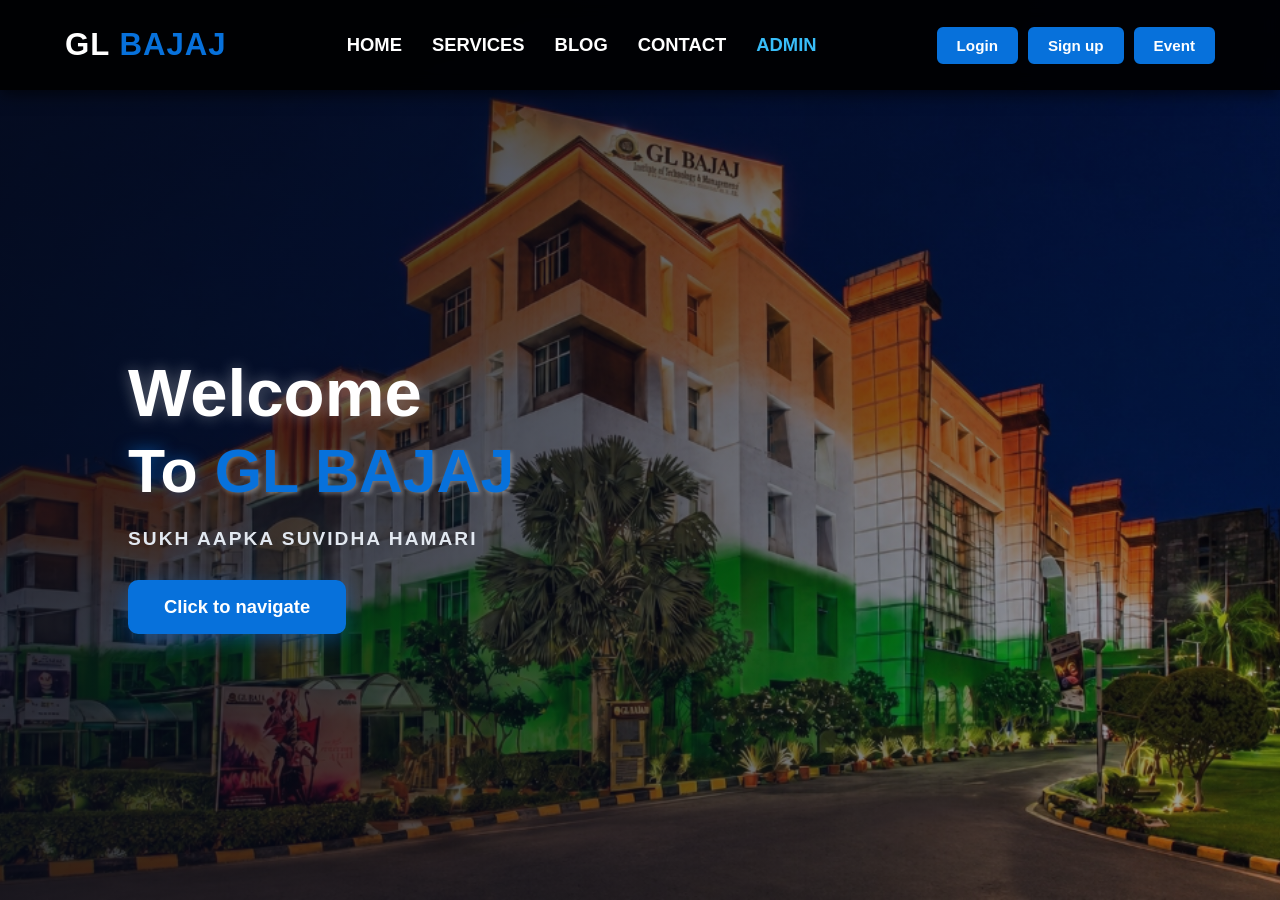
<file: index.html>
<!DOCTYPE html>
<html lang="en">
<head>
    <meta charset="UTF-8">
    <meta name="viewport" content="width=device-width, initial-scale=1.0">
    <title>College Navigation - GL BAJAJ</title>
    <!-- External Animation Stylesheet -->
    <link rel="stylesheet" href="https://unpkg.com/aos@next/dist/aos.css">
    <!-- Separate Custom CSS File -->
    <link rel="stylesheet" href="his.css">
</head>
<body>

    <nav>
        <div class="logo">
            <h1>GL <span>BAJAJ</span></h1>
        </div>
        <div class="links">
            <div class="link" data-aos="fade-up" data-aos-duration="1200"><a href="https://www.glbitm.org/" target="_blank" rel="noopener">HOME</a></div>
            <div class="link" data-aos="fade-up" data-aos-duration="1200" data-aos-delay="100"><a href="#services">SERVICES</a></div>
            <div class="link" data-aos="fade-up" data-aos-duration="1200" data-aos-delay="200"><a href="#blog">BLOG</a></div>
            <div class="link" data-aos="fade-up" data-aos-duration="1200" data-aos-delay="300"><a href="practice1.html">CONTACT</a></div>
            <div class="link" data-aos="fade-up" data-aos-duration="1200" data-aos-delay="400"><a href="admin.html" style="color:#38bdf8; font-weight:bold;">ADMIN</a></div>
        </div>
        <div class="buttons">
            <div class="btn" data-aos="fade-up" data-aos-duration="1200" data-aos-delay="500"><button type="button" onclick="login()">Login</button></div>
            <div class="btn" data-aos="fade-up" data-aos-duration="1200" data-aos-delay="600"><button type="button" onclick="signUp()">Sign up</button></div>
            <div class="btn" data-aos="fade-up" data-aos-duration="1200" data-aos-delay="700"><button type="button" onclick="openEvents()">Event</button></div>
        </div>
    </nav>

    <section>
        <div class="content">
            <h1 data-aos="fade-right" data-aos-duration="1200" data-aos-delay="900">Welcome</h1>
            <h2 data-aos="fade-left" data-aos-duration="1200" data-aos-delay="1100">To <span>GL BAJAJ</span></h2>
            <p data-aos="fade-right" data-aos-duration="1200" data-aos-delay="1300">SUKH AAPKA SUVIDHA HAMARI</p>
            <div class="main-btn" data-aos="zoom-in-right" data-aos-duration="1200" data-aos-delay="1500">
                <button type="button" onclick="neviagate()">Click to navigate</button>
            </div>
        </div>
    </section>

    <!-- AOS Script -->
    <script src="https://unpkg.com/aos@next/dist/aos.js"></script>
    <!-- Database & Authentication Module -->
    <script src="database.js"></script>
    <!-- Separate Custom JavaScript File -->
    <script src="script.js"></script>
</body>
</html>
</file>
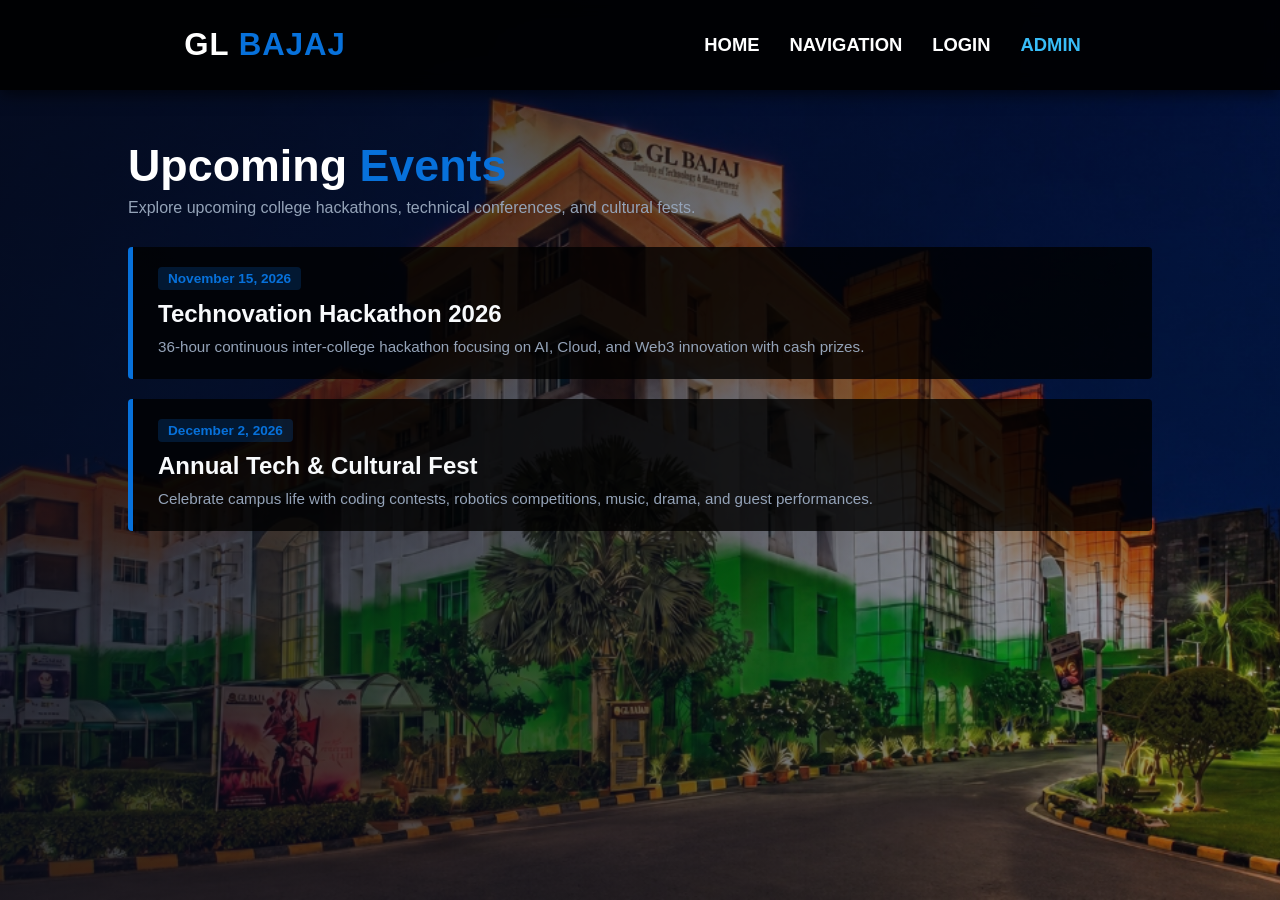
<file: events.html>
<!DOCTYPE html>
<html lang="en">
<head>
    <meta charset="UTF-8">
    <meta name="viewport" content="width=device-width, initial-scale=1.0">
    <title>Campus Events - GL BAJAJ</title>
    <link rel="stylesheet" href="his.css">
</head>
<body>
    <nav>
        <div class="logo">
            <h1>GL <span>BAJAJ</span></h1>
        </div>
        <div class="links">
            <div class="link"><a href="index.html">HOME</a></div>
            <div class="link"><a href="vivek.html">NAVIGATION</a></div>
            <div class="link"><a href="login.html">LOGIN</a></div>
            <div class="link"><a href="admin.html" style="color: #38bdf8; font-weight: bold;">ADMIN</a></div>
        </div>
    </nav>
    <div class="events-container">
        <div class="events-header">
            <h1>Upcoming <span>Events</span></h1>
            <p class="events-subtitle">Explore upcoming college hackathons, technical conferences, and cultural fests.</p>
        </div>
        <div class="event-list">
            <div class="event-item">
                <span class="event-date">November 15, 2026</span>
                <h3>Technovation Hackathon 2026</h3>
                <p>36-hour continuous inter-college hackathon focusing on AI, Cloud, and Web3 innovation with cash prizes.</p>
            </div>
            <div class="event-item">
                <span class="event-date">December 2, 2026</span>
                <h3>Annual Tech & Cultural Fest</h3>
                <p>Celebrate campus life with coding contests, robotics competitions, music, drama, and guest performances.</p>
            </div>
        </div>
    </div>
</body>
</html>
</file>
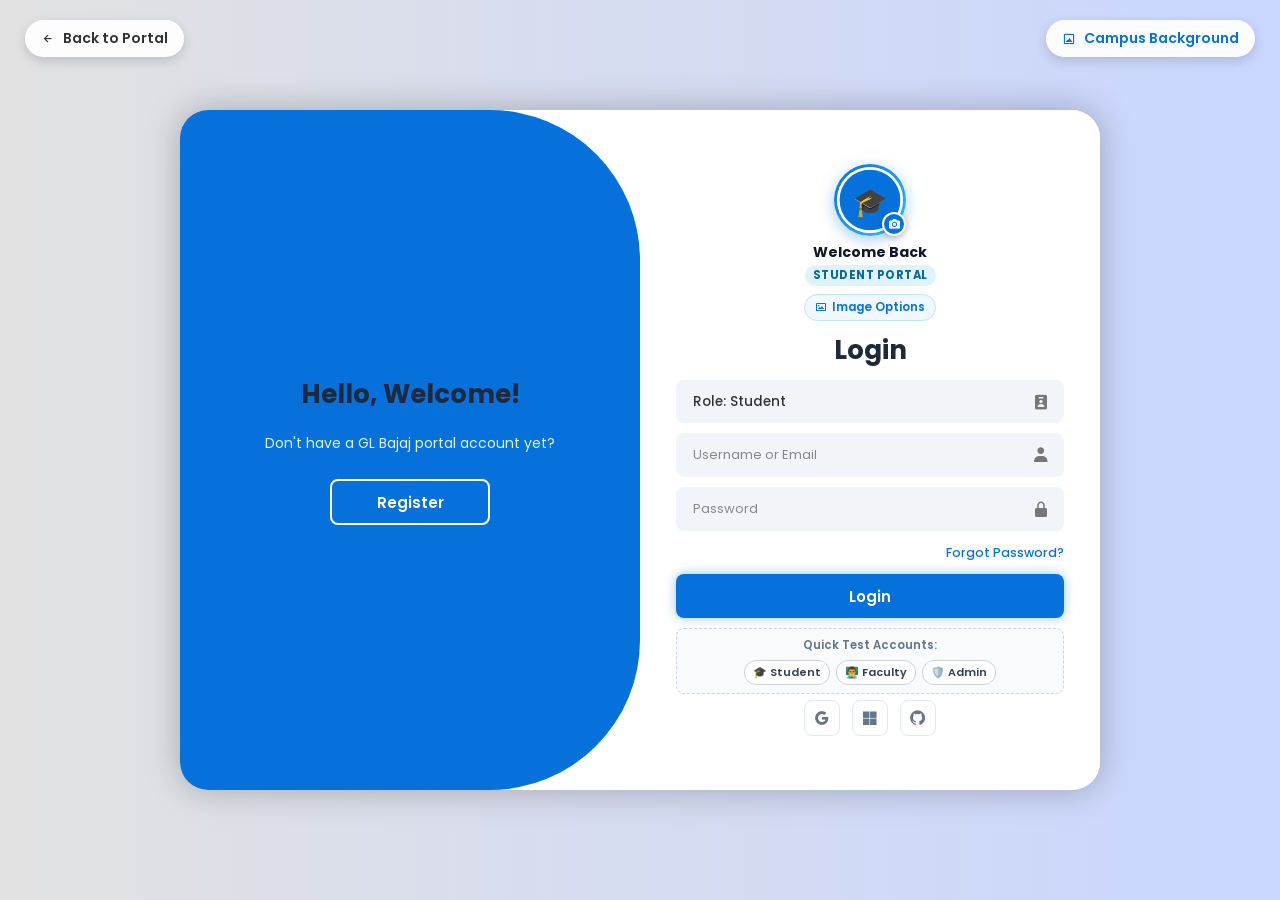
<file: login.html>
<!DOCTYPE html>
<html lang="en">
<head>
    <meta charset="UTF-8">
    <meta name="viewport" content="width=device-width, initial-scale=1.0">
    <title>Login / Signup - GL BAJAJ Database Portal</title>

    <!-- Boxicons Icons CDN -->
    <link href="https://unpkg.com/boxicons@2.1.4/css/boxicons.min.css" rel="stylesheet">

    <!-- CSS -->
    <link rel="stylesheet" href="login.css">
</head>
<body>

    <!-- Top Navigation Controls -->
    <div class="top-nav-controls">
        <a href="index.html" class="back-home"><i class="bx bx-left-arrow-alt"></i> Back to Portal</a>
        <button type="button" id="bgToggleBtn" class="theme-toggle-btn" onclick="toggleCampusBg()" title="Switch Background Image">
            <i class="bx bx-image-alt"></i> Campus Background
        </button>
    </div>

    <div class="container" id="loginContainer">

        <!-- ==================== LOGIN FORM ==================== -->
        <div class="form-box login">
            <form id="loginForm" autocomplete="off">
                <!-- User Profile Image / Avatar Section on Login -->
                <div class="avatar-header-section">
                    <div class="avatar-circle-wrapper" title="Click to upload/change photo">
                        <img id="loginAvatarPreview" src="data:image/svg+xml;utf8,%3Csvg%20xmlns%3D%22http%3A//www.w3.org/2000/svg%22%20viewBox%3D%220%200%20100%20100%22%20width%3D%22100%22%20height%3D%22100%22%3E%0A%20%20%3Ccircle%20cx%3D%2250%22%20cy%3D%2250%22%20r%3D%2248%22%20fill%3D%22%230771db%22%20stroke%3D%22%23ffffff%22%20stroke-width%3D%224%22/%3E%0A%20%20%3Ctext%20x%3D%2250%22%20y%3D%2258%22%20font-size%3D%2242%22%20text-anchor%3D%22middle%22%20dominant-baseline%3D%22middle%22%3E%F0%9F%8E%93%3C/text%3E%0A%3C/svg%3E" alt="User Profile Image">
                        <label for="loginImageFileInput" class="avatar-edit-icon" title="Upload custom photo">
                            <i class="bx bxs-camera"></i>
                        </label>
                        <input type="file" id="loginImageFileInput" accept="image/*" style="display:none;" onchange="handleLoginImageUpload(event)">
                    </div>
                    <div class="avatar-meta">
                        <span id="loginAvatarName" class="avatar-user-name">Welcome Back</span>
                        <span id="loginAvatarRoleBadge" class="avatar-role-pill">Student Portal</span>
                    </div>
                    <div class="image-action-pills">
                        <button type="button" class="img-pill-btn" onclick="openImageModal('login')">
                            <i class="bx bx-image"></i> Image Options
                        </button>
                    </div>
                </div>

                <h1>Login</h1>

                <!-- Status Alert Box -->
                <div id="loginAlert" class="alert-banner"></div>

                <!-- Role Selection -->
                <div class="input-box">
                    <select id="loginRole" onchange="onLoginRoleChange()" required>
                        <option value="student" selected>Role: Student</option>
                        <option value="faculty">Role: Faculty / Teacher</option>
                        <option value="staff">Role: Staff / Administration</option>
                        <option value="other">Role: Other / Visitor</option>
                    </select>
                    <i class="bx bxs-user-badge"></i>
                </div>

                <div class="input-box">
                    <input type="text" id="loginUsername" placeholder="Username or Email" required oninput="onUsernameInput()">
                    <i class="bx bxs-user"></i>
                </div>

                <div class="input-box">
                    <input type="password" id="loginPassword" placeholder="Password" required>
                    <i class="bx bxs-lock-alt"></i>
                </div>

                <div class="forgot-link">
                    <a href="javascript:void(0)" onclick="alert('Password reset link will be sent to your registered college email.')">Forgot Password?</a>
                </div>

                <button type="submit" class="btn" id="loginSubmitBtn">Login</button>

                <!-- Quick One-Click Demo Logins -->
                <div class="demo-accounts">
                    <span class="demo-title">Quick Test Accounts:</span>
                    <button type="button" class="demo-pill" onclick="fillDemo('student')">🎓 Student</button>
                    <button type="button" class="demo-pill" onclick="fillDemo('faculty')">👨‍🏫 Faculty</button>
                    <button type="button" class="demo-pill" onclick="fillDemo('admin')">🛡️ Admin</button>
                </div>

                <div class="social-icons">
                    <a href="javascript:void(0)" onclick="alert('Google SSO authentication coming soon!')" title="Google"><i class="bx bxl-google"></i></a>
                    <a href="javascript:void(0)" onclick="alert('Microsoft 365 authentication coming soon!')" title="Microsoft"><i class="bx bxl-microsoft"></i></a>
                    <a href="javascript:void(0)" onclick="alert('GitHub authentication coming soon!')" title="GitHub"><i class="bx bxl-github"></i></a>
                </div>
            </form>
        </div>

        <!-- ==================== REGISTRATION FORM ==================== -->
        <div class="form-box register">
            <form id="registerForm" autocomplete="off">
                <!-- User Profile Photo / Image Upload Section on Registration -->
                <div class="avatar-header-section reg-avatar-section">
                    <div class="avatar-circle-wrapper" title="Upload Student/Faculty Photo">
                        <img id="regAvatarPreview" src="data:image/svg+xml;utf8,%3Csvg%20xmlns%3D%22http%3A//www.w3.org/2000/svg%22%20viewBox%3D%220%200%20100%20100%22%20width%3D%22100%22%20height%3D%22100%22%3E%0A%20%20%3Ccircle%20cx%3D%2250%22%20cy%3D%2250%22%20r%3D%2248%22%20fill%3D%22%230771db%22%20stroke%3D%22%23ffffff%22%20stroke-width%3D%224%22/%3E%0A%20%20%3Ctext%20x%3D%2250%22%20y%3D%2258%22%20font-size%3D%2242%22%20text-anchor%3D%22middle%22%20dominant-baseline%3D%22middle%22%3E%F0%9F%8E%93%3C/text%3E%0A%3C/svg%3E" alt="Profile Photo Preview">
                        <label for="regImageFileInput" class="avatar-edit-icon" title="Upload Photo">
                            <i class="bx bxs-camera-plus"></i>
                        </label>
                        <input type="file" id="regImageFileInput" accept="image/*" style="display:none;" onchange="handleRegImageUpload(event)">
                    </div>
                    <div class="avatar-meta">
                        <span class="avatar-user-name">Profile & ID Image</span>
                        <span id="regImageStatusBadge" class="avatar-role-pill">Default Avatar Selected</span>
                    </div>
                    <div class="image-action-pills">
                        <button type="button" class="img-pill-btn" onclick="document.getElementById('regImageFileInput').click()">
                            <i class="bx bx-upload"></i> Upload Image
                        </button>
                        <button type="button" class="img-pill-btn" onclick="openImageModal('reg')">
                            <i class="bx bx-image"></i> Pick Avatar
                        </button>
                    </div>
                </div>

                <h1>Registration</h1>

                <!-- Status Alert Box -->
                <div id="registerAlert" class="alert-banner"></div>

                <!-- Role Selection -->
                <div class="input-box">
                    <select id="regRole" onchange="onRoleChange()" required>
                        <option value="" disabled selected>Select Your Role</option>
                        <option value="student">Student</option>
                        <option value="faculty">Faculty / Teacher</option>
                        <option value="staff">Staff / Administration</option>
                        <option value="other">Other / Visitor</option>
                    </select>
                    <i class="bx bxs-graduation"></i>
                </div>

                <div class="input-box">
                    <input type="text" id="regFullname" placeholder="Full Name" required>
                    <i class="bx bxs-id-card"></i>
                </div>

                <div class="input-box">
                    <input type="text" id="regIdNumber" placeholder="Roll No / Student ID" required>
                    <i class="bx bxs-badge-check"></i>
                </div>

                <div class="input-box">
                    <input type="text" id="regUsername" placeholder="Choose Username" required>
                    <i class="bx bxs-user"></i>
                </div>

                <div class="input-box">
                    <input type="email" id="regEmail" placeholder="Official / Personal Email" required>
                    <i class="bx bxs-envelope"></i>
                </div>

                <div class="input-box">
                    <input type="password" id="regPassword" placeholder="Create Password" required>
                    <i class="bx bxs-lock-alt"></i>
                </div>

                <button type="submit" class="btn" id="regSubmitBtn">Register</button>
            </form>
        </div>

        <!-- ==================== ANIMATION TOGGLE PANEL ==================== -->
        <div class="toggle-box">
            <div class="toggle-panel toggle-left">
                <h1>Hello, Welcome!</h1>
                <p>Don't have a GL Bajaj portal account yet?</p>
                <button type="button" class="btn register-btn">
                    Register
                </button>
            </div>

            <div class="toggle-panel toggle-right">
                <h1>Welcome Back!</h1>
                <p>Already have an account? Sign in here.</p>
                <button type="button" class="btn login-btn">
                    Login
                </button>
            </div>
        </div>

    </div>

    <!-- ==================== IMAGE & AVATAR PICKER MODAL ==================== -->
    <div id="imagePickerModal" class="img-modal-overlay">
        <div class="img-modal-card">
            <div class="img-modal-header">
                <h3><i class="bx bx-image"></i> Select Profile Image</h3>
                <button type="button" class="img-modal-close" onclick="closeImageModal()">&times;</button>
            </div>
            <p class="img-modal-subtitle">Upload your photo or choose an official GL Bajaj role avatar:</p>

            <!-- Custom Device Upload Box -->
            <div class="custom-upload-box" onclick="document.getElementById('modalImageFileInput').click()">
                <i class="bx bx-cloud-upload"></i>
                <div>
                    <strong>Upload Photo from Device</strong>
                    <p>Supports JPG, PNG, WEBP (Auto-formatted)</p>
                </div>
                <input type="file" id="modalImageFileInput" accept="image/*" style="display:none;" onchange="handleModalFileSelect(event)">
            </div>

            <div class="avatar-divider"><span>OR CHOOSE A PRESET AVATAR</span></div>

            <!-- Preset Institutional Avatars -->
            <div class="preset-avatar-grid">
                <div class="preset-item active" onclick="selectPreset('student', this)" title="Student (Male)">
                    <img id="presetImg_student" alt="Student 1">
                    <span>Student 1</span>
                </div>
                <div class="preset-item" onclick="selectPreset('student_female', this)" title="Student (Female)">
                    <img id="presetImg_student_female" alt="Student 2">
                    <span>Student 2</span>
                </div>
                <div class="preset-item" onclick="selectPreset('faculty', this)" title="Faculty / Professor">
                    <img id="presetImg_faculty" alt="Faculty 1">
                    <span>Faculty 1</span>
                </div>
                <div class="preset-item" onclick="selectPreset('faculty_female', this)" title="Faculty (Female)">
                    <img id="presetImg_faculty_female" alt="Faculty 2">
                    <span>Faculty 2</span>
                </div>
                <div class="preset-item" onclick="selectPreset('staff', this)" title="Staff & Administration">
                    <img id="presetImg_staff" alt="Staff">
                    <span>Staff</span>
                </div>
                <div class="preset-item" onclick="selectPreset('tech', this)" title="Tech / Lab Researcher">
                    <img id="presetImg_tech" alt="Tech">
                    <span>Tech</span>
                </div>
            </div>

            <div class="img-modal-actions">
                <button type="button" class="btn-cancel" onclick="closeImageModal()">Cancel</button>
                <button type="button" class="btn-apply" onclick="applySelectedImage()">Apply Image</button>
            </div>
        </div>
    </div>

    <!-- Database Authentication Modules -->
    <script src="database.js"></script>
    <script src="login.js"></script>
</body>
</html>
</file>
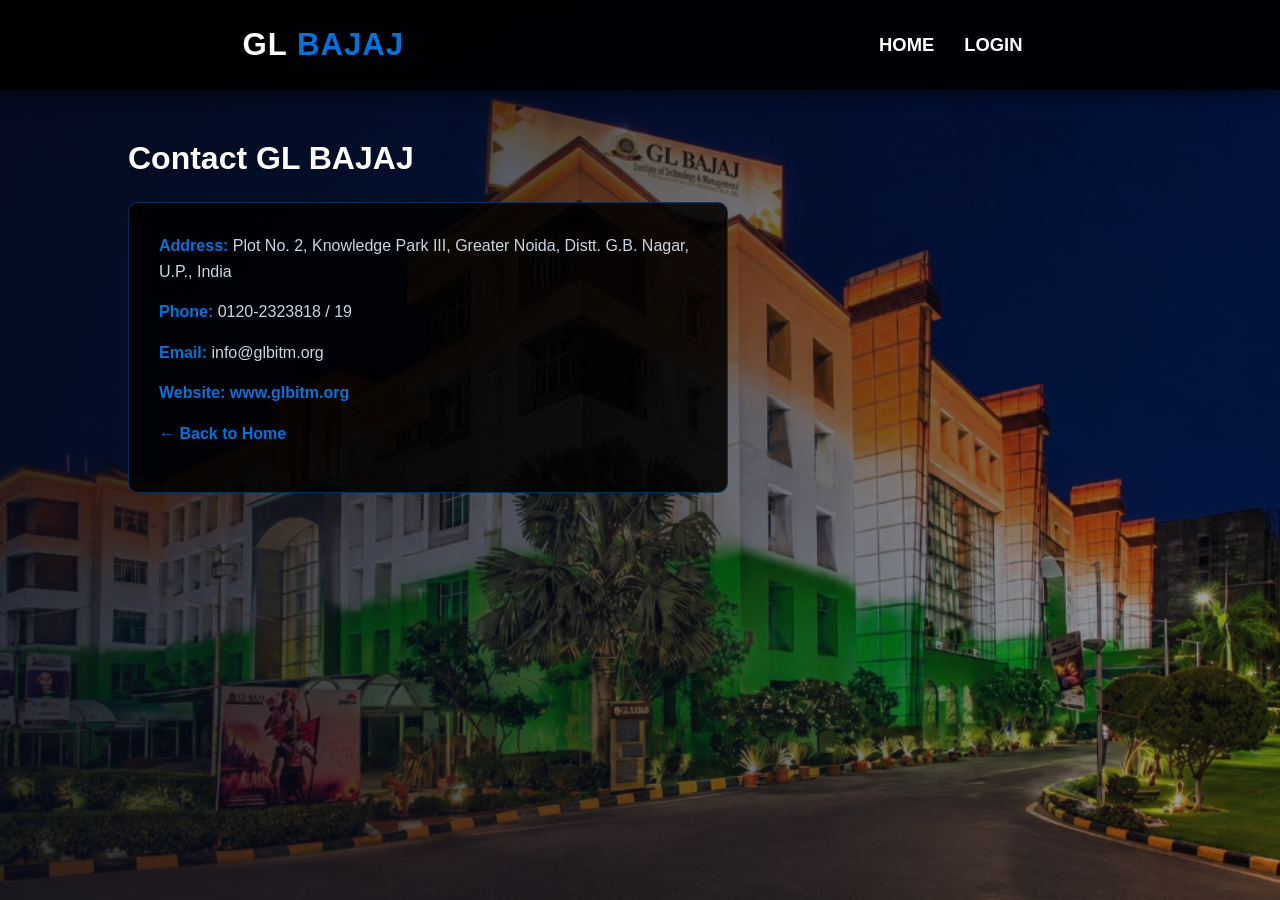
<file: practice1.html>
<!DOCTYPE html>
<html lang="en">
<head>
    <meta charset="UTF-8">
    <meta name="viewport" content="width=device-width, initial-scale=1.0">
    <title>Contact Us - GL BAJAJ</title>
    <link rel="stylesheet" href="his.css">
</head>
<body>
    <nav>
        <div class="logo">
            <h1>GL <span>BAJAJ</span></h1>
        </div>
        <div class="links">
            <div class="link"><a href="index.html">HOME</a></div>
            <div class="link"><a href="login.html">LOGIN</a></div>
        </div>
    </nav>
    <div class="contact-container">
        <h1>Contact <span>GL BAJAJ</span></h1>
        <div class="contact-card">
            <p><strong>Address:</strong> Plot No. 2, Knowledge Park III, Greater Noida, Distt. G.B. Nagar, U.P., India</p>
            <p><strong>Phone:</strong> 0120-2323818 / 19</p>
            <p><strong>Email:</strong> info@glbitm.org</p>
            <p><strong>Website:</strong> <a href="https://www.glbitm.org" class="contact-link" target="_blank" rel="noopener">www.glbitm.org</a></p>
            <p><a href="index.html" class="back-home-link">← Back to Home</a></p>
        </div>
    </div>
</body>
</html>
</file>
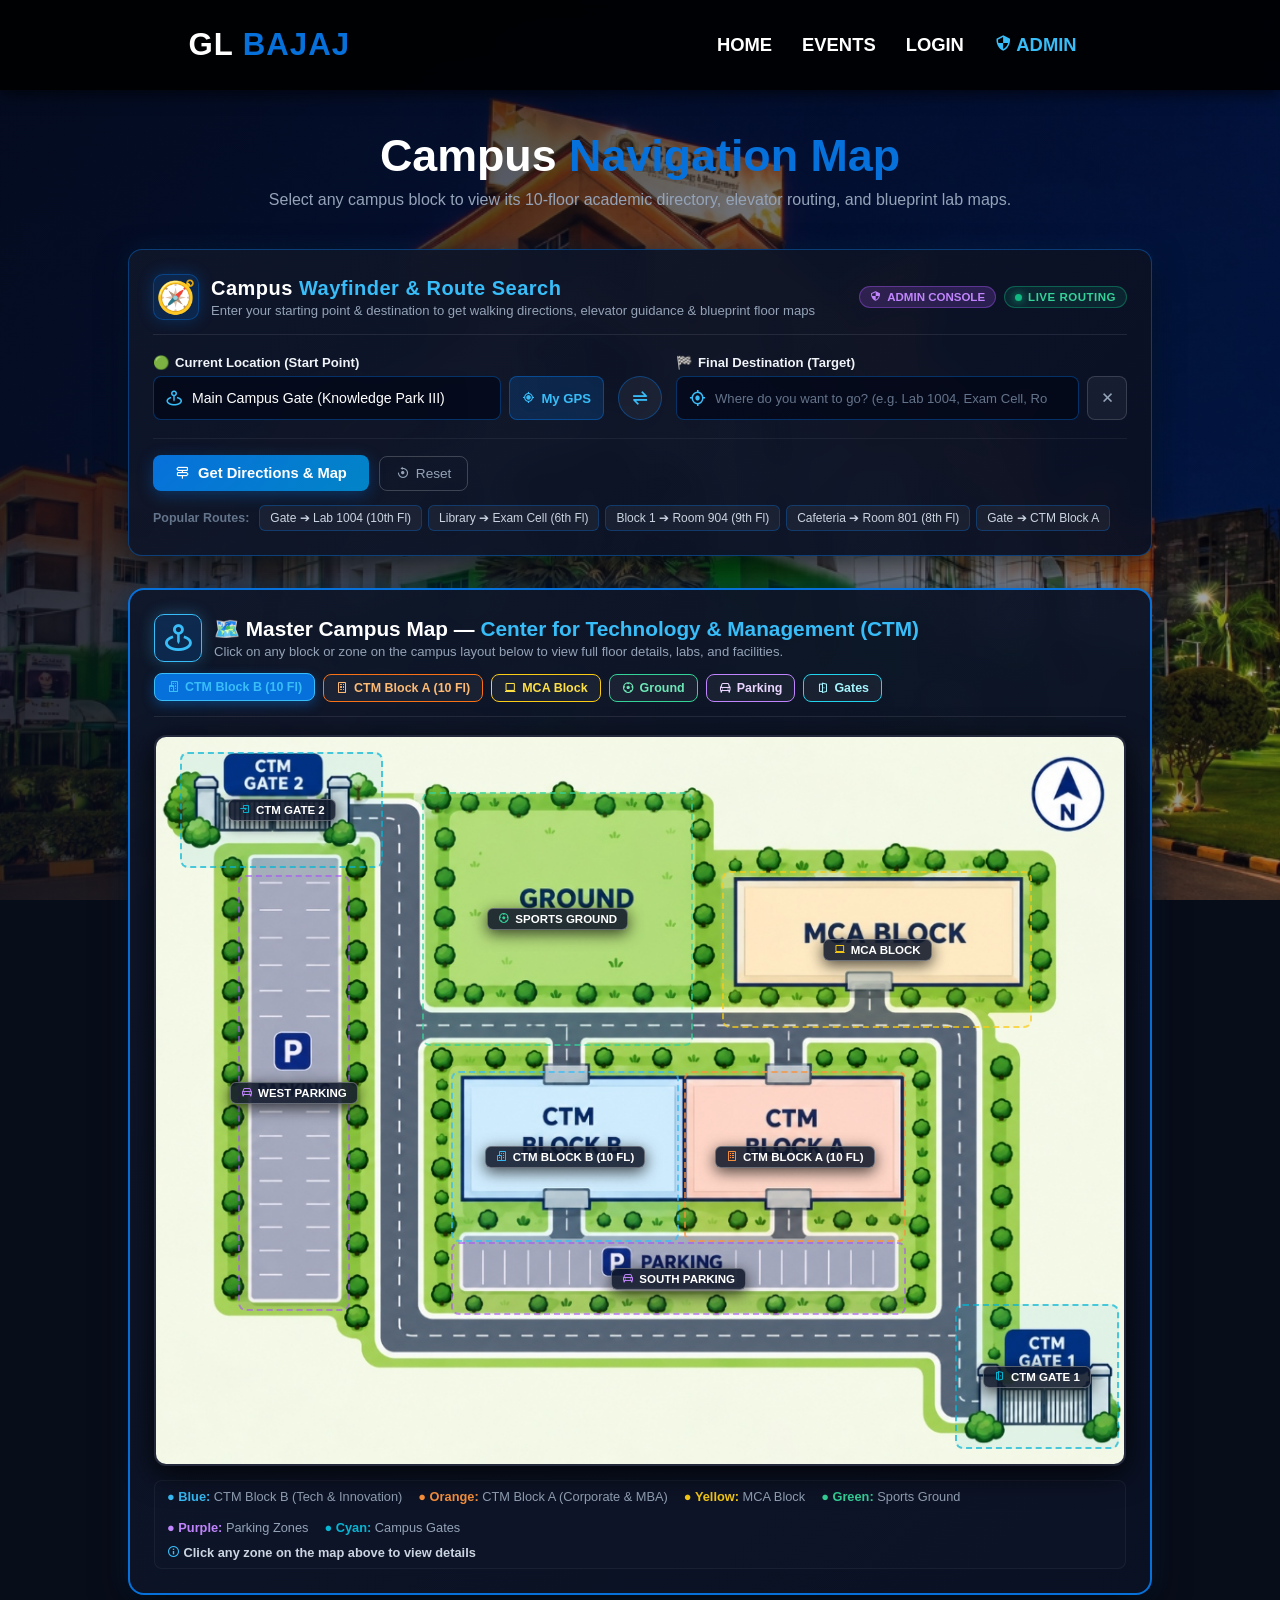
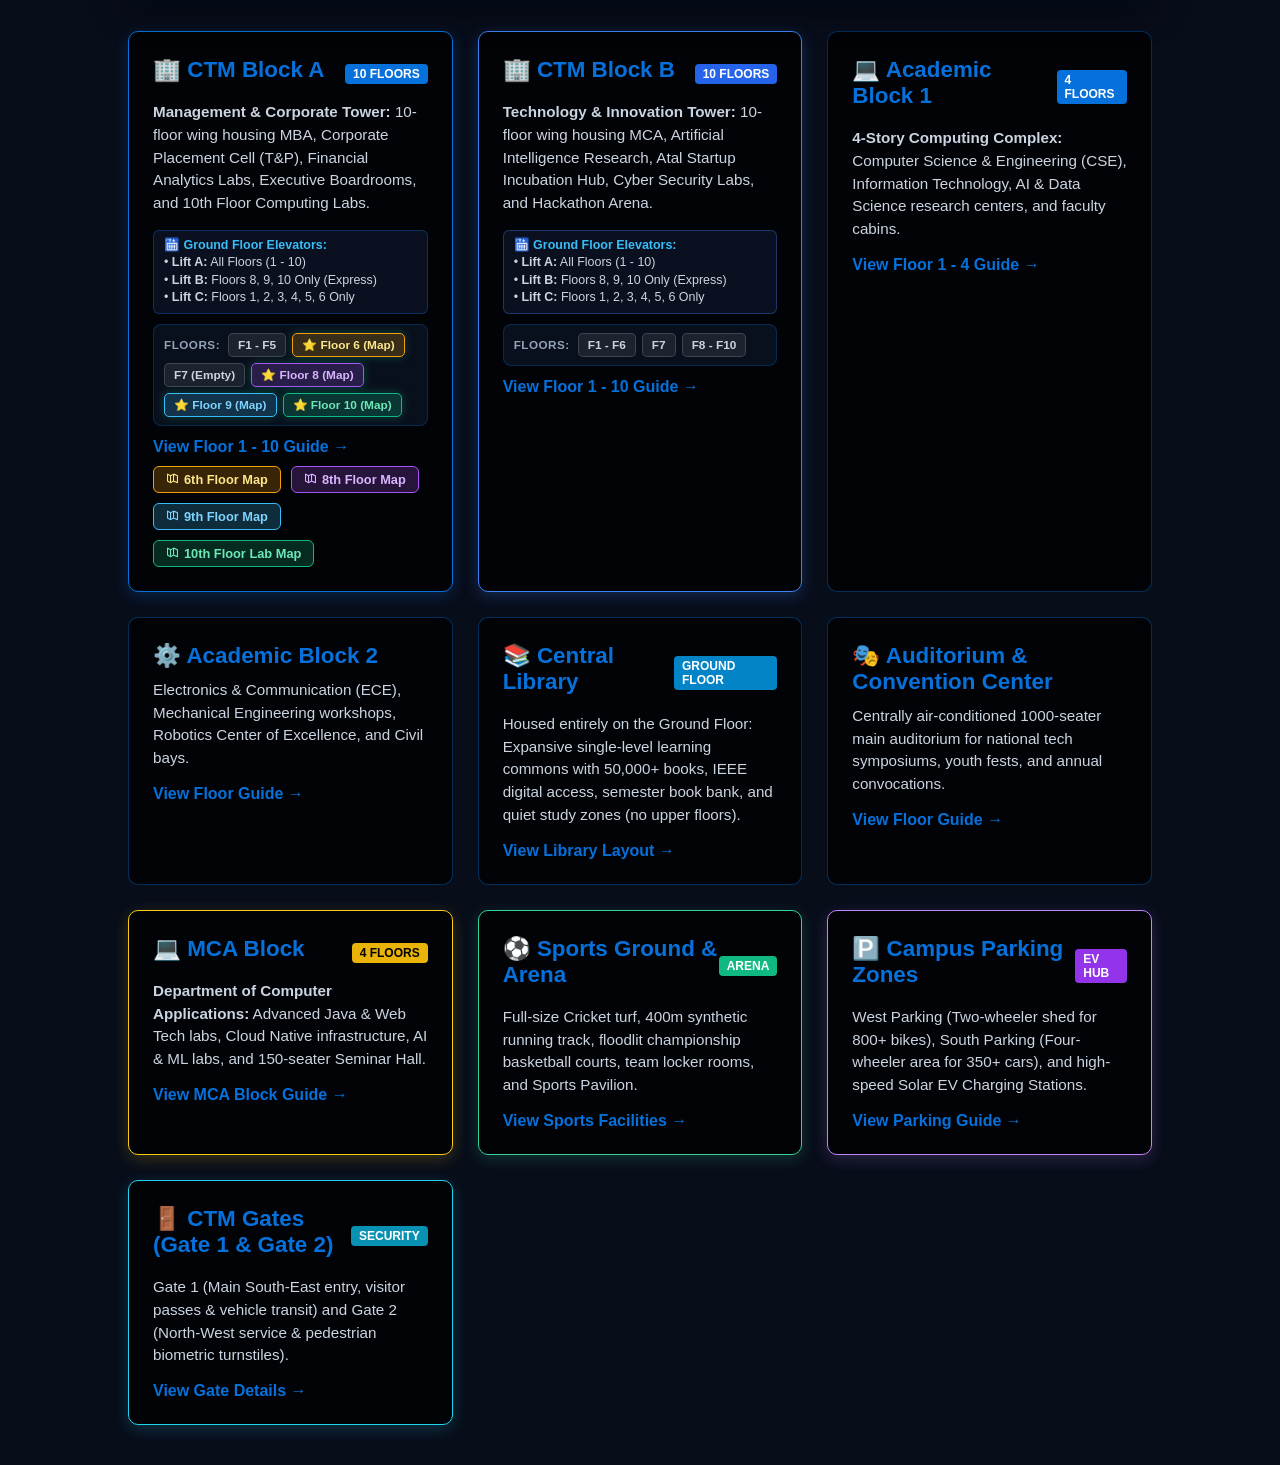
<file: vivek.html>
<!DOCTYPE html>
<html lang="en">
<head>
    <meta charset="UTF-8">
    <meta name="viewport" content="width=device-width, initial-scale=1.0">
    <title>Campus Navigation - GL BAJAJ</title>
    <!-- Boxicons Icons CDN -->
    <link href="https://unpkg.com/boxicons@2.1.4/css/boxicons.min.css" rel="stylesheet">
    <link rel="stylesheet" href="his.css">
    <style>
        .floor-modal-overlay {
            position: fixed;
            top: 0;
            left: 0;
            width: 100%;
            height: 100%;
            background: rgba(0, 0, 0, 0.85);
            backdrop-filter: blur(5px);
            display: none;
            justify-content: center;
            align-items: center;
            z-index: 1000;
            padding: 20px;
        }
        .floor-modal-card {
            background: #0f172a;
            border: 2px solid rgb(7, 113, 219);
            border-radius: 12px;
            width: 100%;
            max-width: 640px;
            max-height: 88vh;
            display: flex;
            flex-direction: column;
            padding: 24px;
            box-shadow: 0 10px 30px rgba(0, 0, 0, 0.7);
            color: #ffffff;
            position: relative;
        }
        .floor-modal-card h2 {
            font-size: 1.7rem;
            color: rgb(7, 113, 219);
            margin-bottom: 4px;
        }
        .floor-modal-card p.subtitle {
            color: #94a3b8;
            font-size: 0.9rem;
            margin-bottom: 14px;
        }
        /* Modal Tabs for CTM Block A & B */
        .modal-tabs {
            display: none;
            gap: 10px;
            margin-bottom: 14px;
        }
        .modal-tab-btn {
            flex: 1;
            padding: 8px 14px;
            background: rgba(255, 255, 255, 0.08);
            border: 1px solid rgba(7, 113, 219, 0.4);
            color: #cbd5e1;
            border-radius: 6px;
            font-size: 0.85rem;
            font-weight: 700;
            cursor: pointer;
            transition: all 0.2s;
            text-align: center;
        }
        .modal-tab-btn.active, .modal-tab-btn:hover {
            background: rgb(7, 113, 219);
            color: #ffffff;
            border-color: rgb(7, 113, 219);
            box-shadow: 0 2px 8px rgba(7, 113, 219, 0.4);
        }
        /* CTM Ground Floor Lift Guide Box */
        .lift-info-box {
            display: none;
            background: rgba(15, 23, 42, 0.9);
            border: 1px solid rgba(7, 113, 219, 0.5);
            border-radius: 8px;
            padding: 10px 14px;
            margin-bottom: 14px;
        }
        .lift-info-header {
            color: #38bdf8;
            font-size: 0.82rem;
            font-weight: 700;
            margin-bottom: 6px;
            display: flex;
            align-items: center;
            gap: 6px;
        }
        .lift-grid {
            display: grid;
            grid-template-columns: repeat(auto-fit, minmax(160px, 1fr));
            gap: 8px;
        }
        .lift-item {
            background: rgba(255, 255, 255, 0.04);
            padding: 6px 10px;
            border-radius: 6px;
            display: flex;
            flex-direction: column;
            gap: 2px;
            border-left: 3px solid #0771db;
        }
        .lift-item.lift-all {
            border-left-color: #10b981;
        }
        .lift-item.lift-express {
            border-left-color: #f59e0b;
        }
        .lift-item.lift-local {
            border-left-color: #06b6d4;
        }
        .lift-badge {
            font-weight: 800;
            font-size: 0.78rem;
            color: #ffffff;
        }
        .lift-desc {
            color: #cbd5e1;
            font-size: 0.75rem;
        }
        .lift-tag {
            font-size: 0.72rem;
            background: rgba(7, 113, 219, 0.15);
            border: 1px solid rgba(7, 113, 219, 0.35);
            color: #38bdf8;
            padding: 2px 6px;
            border-radius: 4px;
            white-space: nowrap;
            margin-left: auto;
            font-weight: 600;
        }
        .floor-list {
            display: flex;
            flex-direction: column;
            gap: 10px;
            margin-bottom: 16px;
            overflow-y: auto;
            padding-right: 6px;
            flex: 1;
        }
        .floor-list::-webkit-scrollbar {
            width: 6px;
        }
        .floor-list::-webkit-scrollbar-track {
            background: rgba(255, 255, 255, 0.05);
            border-radius: 3px;
        }
        .floor-list::-webkit-scrollbar-thumb {
            background: rgb(7, 113, 219);
            border-radius: 3px;
        }
        .floor-row {
            display: flex;
            align-items: flex-start;
            gap: 12px;
            background: rgba(255, 255, 255, 0.05);
            padding: 10px 14px;
            border-radius: 8px;
            border-left: 3px solid rgb(7, 113, 219);
        }
        .floor-label {
            background: rgb(7, 113, 219);
            color: #ffffff;
            font-weight: 700;
            font-size: 0.8rem;
            padding: 3px 8px;
            border-radius: 4px;
            white-space: nowrap;
        }
        .floor-details {
            font-size: 0.88rem;
            color: #e2e8f0;
            line-height: 1.4;
        }
        .close-btn {
            position: absolute;
            top: 16px;
            right: 18px;
            background: none;
            border: none;
            color: #94a3b8;
            font-size: 1.8rem;
            cursor: pointer;
            line-height: 1;
            z-index: 10;
        }
        .close-btn:hover {
            color: #ffffff;
        }
        .btn-close-modal {
            width: 100%;
            padding: 10px;
            background: rgb(7, 113, 219);
            color: #ffffff;
            border: none;
            border-radius: 6px;
            font-weight: 700;
            cursor: pointer;
        }

        /* ==========================================================================
           Quick Floor Navigation Chips & Interactive Map Styling
           ========================================================================== */
        .quick-floor-pills {
            display: flex;
            flex-wrap: wrap;
            align-items: center;
            gap: 6px;
            margin: 10px 0 12px 0;
            padding: 8px 10px;
            background: rgba(15, 23, 42, 0.65);
            border: 1px solid rgba(7, 113, 219, 0.28);
            border-radius: 8px;
        }
        .quick-label {
            font-size: 0.73rem;
            color: #94a3b8;
            font-weight: 700;
            text-transform: uppercase;
            letter-spacing: 0.5px;
            margin-right: 2px;
        }
        .qfloor-pill {
            background: rgba(255, 255, 255, 0.08);
            border: 1px solid rgba(255, 255, 255, 0.16);
            color: #cbd5e1;
            font-size: 0.74rem;
            font-weight: 600;
            padding: 4px 9px;
            border-radius: 5px;
            cursor: pointer;
            transition: all 0.2s ease;
        }
        .qfloor-pill:hover {
            background: rgba(7, 113, 219, 0.35);
            border-color: #38bdf8;
            color: #ffffff;
            transform: translateY(-1px);
        }
        .qfloor-pill.qfloor-map {
            background: rgba(16, 185, 129, 0.22);
            border: 1.5px solid #10b981;
            color: #6ee7b7;
            font-weight: 800;
            display: inline-flex;
            align-items: center;
            gap: 4px;
            box-shadow: 0 0 10px rgba(16, 185, 129, 0.3);
            animation: pulseMapBtn 2.2s infinite;
        }
        .qfloor-pill.qfloor-map:hover {
            background: #10b981;
            color: #ffffff;
            transform: translateY(-1px);
            box-shadow: 0 4px 14px rgba(16, 185, 129, 0.55);
        }
        @keyframes pulseMapBtn {
            0%, 100% { box-shadow: 0 0 8px rgba(16, 185, 129, 0.25); border-color: #10b981; }
            50% { box-shadow: 0 0 16px rgba(16, 185, 129, 0.7); border-color: #34d399; }
        }

        /* Clickable Floor 10 in Floor Guide Modal */
        .clickable-map-row {
            cursor: pointer !important;
            border-left: 4px solid #10b981 !important;
            background: linear-gradient(90deg, rgba(16, 185, 129, 0.16) 0%, rgba(15, 23, 42, 0.7) 100%) !important;
            transition: all 0.25s cubic-bezier(0.16, 1, 0.3, 1) !important;
            position: relative;
        }
        .clickable-map-row:hover {
            background: linear-gradient(90deg, rgba(16, 185, 129, 0.28) 0%, rgba(7, 113, 219, 0.25) 100%) !important;
            border-left-color: #34d399 !important;
            transform: translateX(4px);
            box-shadow: 0 6px 18px rgba(16, 185, 129, 0.35);
        }
        .floor-label-pulse {
            background: #10b981 !important;
            box-shadow: 0 0 10px rgba(16, 185, 129, 0.5);
        }
        .map-tag-live {
            font-size: 0.65rem;
            font-weight: 800;
            background: #10b981;
            color: #ffffff;
            padding: 1px 5px;
            border-radius: 3px;
            letter-spacing: 0.5px;
            margin-top: 3px;
        }
        .floor10-callout-banner {
            margin-top: 8px;
            padding: 8px 12px;
            background: rgba(16, 185, 129, 0.14);
            border: 1px dashed rgba(16, 185, 129, 0.65);
            border-radius: 6px;
            display: flex;
            align-items: center;
            justify-content: space-between;
            gap: 12px;
            flex-wrap: wrap;
        }
        .floor10-callout-text {
            font-size: 0.8rem;
            color: #a7f3d0;
            display: flex;
            align-items: center;
            gap: 6px;
        }
        .btn-floor-map-pill {
            background: #10b981;
            border: 1px solid #34d399;
            color: #ffffff;
            font-size: 0.78rem;
            font-weight: 800;
            padding: 5px 12px;
            border-radius: 6px;
            cursor: pointer;
            transition: all 0.2s;
            display: inline-flex;
            align-items: center;
            gap: 6px;
            box-shadow: 0 2px 8px rgba(16, 185, 129, 0.35);
        }
        .btn-floor-map-pill:hover {
            background: #059669;
            transform: translateY(-1px);
            box-shadow: 0 4px 12px rgba(16, 185, 129, 0.6);
        }

        /* ==========================================================================
           10th Floor Map Modal Specific Styles
           ========================================================================== */
        .map-modal-card {
            max-width: 960px;
            width: 95%;
            max-height: 94vh;
            padding: 22px 26px;
            background: #0b1329;
            border: 2px solid #0771db;
            overflow-y: auto;
            box-shadow: 0 16px 40px rgba(0, 0, 0, 0.8);
        }
        .map-modal-header {
            display: flex;
            align-items: flex-start;
            justify-content: space-between;
            gap: 14px;
            margin-bottom: 8px;
        }
        .map-controls-row {
            display: flex;
            flex-wrap: wrap;
            justify-content: space-between;
            align-items: center;
            gap: 12px;
            margin-bottom: 12px;
            padding-bottom: 10px;
            border-bottom: 1px solid rgba(255, 255, 255, 0.1);
        }
        .map-tabs {
            display: flex;
            flex-wrap: wrap;
            gap: 8px;
        }
        .map-tab-btn {
            padding: 7px 14px;
            border-radius: 6px;
            background: rgba(255, 255, 255, 0.08);
            border: 1px solid rgba(7, 113, 219, 0.4);
            color: #cbd5e1;
            font-size: 0.82rem;
            font-weight: 700;
            cursor: pointer;
            transition: all 0.2s;
            display: inline-flex;
            align-items: center;
            gap: 6px;
        }
        .map-tab-btn.active, .map-tab-btn:hover {
            background: rgb(7, 113, 219);
            color: #ffffff;
            border-color: rgb(7, 113, 219);
            box-shadow: 0 2px 10px rgba(7, 113, 219, 0.4);
        }
        .map-search-box {
            position: relative;
            flex: 1;
            max-width: 320px;
            min-width: 220px;
        }
        .map-search-box input {
            width: 100%;
            padding: 7px 12px 7px 32px;
            border-radius: 6px;
            background: #1e293b;
            border: 1px solid rgba(7, 113, 219, 0.4);
            color: #ffffff;
            font-size: 0.82rem;
            outline: none;
            transition: border-color 0.2s;
        }
        .map-search-box input:focus {
            border-color: #38bdf8;
            box-shadow: 0 0 8px rgba(56, 189, 248, 0.4);
        }
        .map-search-box i {
            position: absolute;
            left: 10px;
            top: 50%;
            transform: translateY(-50%);
            color: #94a3b8;
            font-size: 1rem;
        }

        /* Filter Pills Bar */
        .map-filter-bar {
            display: flex;
            flex-wrap: wrap;
            gap: 6px;
            margin-bottom: 12px;
            align-items: center;
        }
        .filter-label {
            font-size: 0.74rem;
            color: #94a3b8;
            font-weight: 700;
            margin-right: 2px;
        }
        .filter-pill {
            background: rgba(255, 255, 255, 0.08);
            border: 1px solid rgba(255, 255, 255, 0.16);
            color: #cbd5e1;
            font-size: 0.74rem;
            font-weight: 700;
            padding: 4px 10px;
            border-radius: 20px;
            cursor: pointer;
            transition: all 0.2s;
        }
        .filter-pill.active, .filter-pill:hover {
            background: #0771db;
            border-color: #0771db;
            color: #ffffff;
            box-shadow: 0 2px 8px rgba(7, 113, 219, 0.4);
        }

        /* Room Inspector Panel */
        .room-inspector {
            background: rgba(15, 23, 42, 0.95);
            border: 1.5px solid rgba(7, 113, 219, 0.55);
            border-radius: 8px;
            padding: 12px 16px;
            margin-bottom: 14px;
            display: flex;
            align-items: center;
            justify-content: space-between;
            gap: 16px;
            transition: all 0.25s ease;
            box-shadow: 0 4px 16px rgba(0, 0, 0, 0.35);
        }
        .inspector-title {
            font-size: 1rem;
            font-weight: 800;
            color: #38bdf8;
            display: flex;
            align-items: center;
            gap: 8px;
        }
        .inspector-details {
            font-size: 0.82rem;
            color: #cbd5e1;
            line-height: 1.45;
            margin-top: 3px;
        }
        .inspector-tag {
            background: rgba(7, 113, 219, 0.25);
            border: 1px solid rgb(7, 113, 219);
            color: #38bdf8;
            padding: 5px 12px;
            border-radius: 6px;
            font-size: 0.78rem;
            font-weight: 800;
            white-space: nowrap;
        }

        /* Blueprint Plan Container & Scrollable Viewport */
        .blueprint-container {
            background: #ffffff;
            border: 2px solid #0f172a;
            border-radius: 10px;
            padding: 14px 16px;
            display: flex;
            flex-direction: column;
            gap: 10px;
            color: #0f172a;
            box-shadow: inset 0 0 15px rgba(0, 0, 0, 0.05);
        }
        .blueprint-scroll-controls {
            display: flex;
            flex-wrap: wrap;
            justify-content: space-between;
            align-items: center;
            gap: 8px;
            background: #0f172a;
            color: #38bdf8;
            padding: 8px 14px;
            border-radius: 6px;
            border: 1px solid rgba(7, 113, 219, 0.4);
        }
        .scroll-status-badge {
            font-size: 0.78rem;
            font-weight: 800;
            display: inline-flex;
            align-items: center;
            gap: 6px;
            color: #38bdf8;
        }
        .scroll-jump-group {
            display: flex;
            gap: 6px;
            align-items: center;
            flex-wrap: wrap;
        }
        .jump-btn {
            background: rgba(255, 255, 255, 0.12);
            border: 1px solid rgba(255, 255, 255, 0.25);
            color: #ffffff;
            font-size: 0.72rem;
            font-weight: 700;
            padding: 4px 10px;
            border-radius: 4px;
            cursor: pointer;
            transition: all 0.2s;
            display: inline-flex;
            align-items: center;
            gap: 4px;
        }
        .jump-btn:hover {
            background: #0771db;
            border-color: #38bdf8;
            color: #ffffff;
            box-shadow: 0 2px 8px rgba(7, 113, 219, 0.4);
        }
        .blueprint-scroll-viewport {
            max-height: 480px;
            overflow-y: auto;
            overflow-x: auto;
            border: 2.5px solid #0f172a;
            border-radius: 8px;
            padding: 8px;
            background: #f1f5f9;
            scroll-behavior: smooth;
            -webkit-overflow-scrolling: touch;
            box-shadow: inset 0 2px 8px rgba(0, 0, 0, 0.08);
            position: relative;
        }
        .blueprint-scroll-viewport::-webkit-scrollbar {
            width: 10px;
            height: 10px;
        }
        .blueprint-scroll-viewport::-webkit-scrollbar-track {
            background: #e2e8f0;
            border-radius: 6px;
        }
        .blueprint-scroll-viewport::-webkit-scrollbar-thumb {
            background: #0771db;
            border-radius: 6px;
            border: 2px solid #e2e8f0;
        }
        .blueprint-scroll-viewport::-webkit-scrollbar-thumb:hover {
            background: #0284c7;
        }
        .blueprint-orientation-bar {
            display: flex;
            justify-content: space-between;
            align-items: center;
            background: #1e293b;
            color: #f8fafc;
            padding: 7px 16px;
            border-radius: 6px;
            font-size: 0.75rem;
            font-weight: 800;
            letter-spacing: 0.5px;
            margin-bottom: 8px;
        }

        /* 6 Synchronized Architectural Rows Plan */
        .blueprint-grid-plan {
            display: flex;
            flex-direction: column;
            border: 2.5px solid #0f172a;
            border-radius: 8px;
            overflow: hidden;
            background: #f8fafc;
            min-width: 580px;
        }
        .blueprint-row {
            display: grid;
            grid-template-columns: 1fr 74px 1fr;
            border-bottom: 2px solid #cbd5e1;
            align-items: stretch;
            min-height: 72px;
        }
        .blueprint-row.row-north {
            min-height: 114px;
        }
        .blueprint-row:last-child {
            border-bottom: none;
        }
        .corridor-cell {
            background: #fef3c7;
            border-left: 2px solid #0f172a;
            border-right: 2px solid #0f172a;
            display: flex;
            flex-direction: column;
            align-items: center;
            justify-content: center;
            font-weight: 900;
            font-size: 0.85rem;
            color: #1e293b;
            letter-spacing: 2px;
            user-select: none;
            position: relative;
            padding: 4px 2px;
            text-align: center;
        }
        .corridor-cell.corridor-north {
            background: #fef08a;
            font-size: 0.72rem;
            font-weight: 800;
            color: #854d0e;
            border-bottom: 1px dashed #ca8a04;
        }
        .corridor-cell.corridor-south {
            background: #fef08a;
            font-size: 0.72rem;
            font-weight: 800;
            color: #854d0e;
            border-top: 1px dashed #ca8a04;
        }
        .room-cell {
            padding: 6px 8px;
            display: flex;
            align-items: stretch;
        }

        /* Room Box Base Styles */
        .room-box {
            flex: 1;
            border: 2px solid #1e293b;
            border-radius: 6px;
            padding: 8px 10px;
            display: flex;
            flex-direction: column;
            align-items: center;
            justify-content: center;
            text-align: center;
            cursor: pointer;
            transition: all 0.2s cubic-bezier(0.16, 1, 0.3, 1);
            position: relative;
            user-select: none;
            min-height: 58px;
        }
        .room-box:hover {
            transform: scale(1.02);
            box-shadow: 0 6px 16px rgba(0, 0, 0, 0.16);
            z-index: 5;
        }
        .room-box.active-room {
            outline: 3px solid #0771db !important;
            box-shadow: 0 0 16px rgba(7, 113, 219, 0.75) !important;
            transform: scale(1.02);
            z-index: 10;
        }
        .room-box-header {
            display: flex;
            align-items: center;
            justify-content: space-between;
            width: 100%;
            margin-bottom: 2px;
        }
        .room-badge {
            font-size: 0.7rem;
            font-weight: 800;
            padding: 1px 6px;
            border-radius: 3px;
            letter-spacing: 0.4px;
        }
        .room-title-text {
            font-size: 0.85rem;
            font-weight: 800;
            line-height: 1.25;
            display: flex;
            align-items: center;
            gap: 5px;
        }
        .room-sub-spec {
            font-size: 0.7rem;
            color: #475569;
            margin-top: 2px;
            line-height: 1.2;
        }

        /* Stacked Row 1 Left (Washroom + Server Room) */
        .stacked-facilities {
            display: flex;
            flex-direction: column;
            gap: 4px;
            width: 100%;
        }
        .stacked-facilities .room-box {
            min-height: 48px;
            padding: 4px 8px;
        }

        /* Split Emergency Room */
        .emergency-sub-grid {
            display: grid;
            grid-template-columns: 1fr 1fr;
            gap: 4px;
            width: 100%;
            flex: 1;
            margin: 3px 0;
        }
        .emergency-cell {
            border: 1.5px dashed #dc2626;
            border-radius: 4px;
            padding: 4px;
            display: flex;
            flex-direction: column;
            align-items: center;
            justify-content: center;
            text-align: center;
            background: rgba(254, 226, 226, 0.65);
            font-size: 0.75rem;
            font-weight: 700;
        }

        /* Door Notch Indicators (leading into corridor) */
        .door-notch-left {
            position: absolute;
            right: -2px;
            top: 50%;
            transform: translateY(-50%);
            width: 5px;
            height: 18px;
            background: #0f172a;
            border-radius: 3px 0 0 3px;
        }
        .door-notch-right {
            position: absolute;
            left: -2px;
            top: 50%;
            transform: translateY(-50%);
            width: 5px;
            height: 18px;
            background: #0f172a;
            border-radius: 0 3px 3px 0;
        }

        /* Color Coding (exact match to uploaded diagram) */
        .room-lab {
            background: #dcfce7;
            border-color: #16a34a;
            color: #14532d;
        }
        .room-lab .room-badge {
            background: #16a34a;
            color: #ffffff;
        }
        .room-washroom {
            background: #dbeafe;
            border-color: #2563eb;
            color: #1e3a8a;
        }
        .room-washroom .room-badge {
            background: #2563eb;
            color: #ffffff;
        }
        .room-server {
            background: #ede9fe;
            border-color: #7c3aed;
            color: #4c1d95;
        }
        .room-server .room-badge {
            background: #7c3aed;
            color: #ffffff;
        }
        .room-lift {
            background: #fee2e2;
            border-color: #dc2626;
            color: #7f1d1d;
        }
        .room-lift .room-badge {
            background: #dc2626;
            color: #ffffff;
        }
        .room-stairs {
            background: #dbeafe;
            border-color: #2563eb;
            color: #1e3a8a;
        }
        .room-stairs .room-badge {
            background: #2563eb;
            color: #ffffff;
        }
        .room-emergency {
            background: #fee2e2;
            border-color: #dc2626;
            color: #7f1d1d;
            padding: 6px;
        }
        .room-emergency .room-badge {
            background: #dc2626;
            color: #ffffff;
        }

        /* Blueprint Legend */
        .blueprint-legend {
            display: flex;
            flex-wrap: wrap;
            gap: 12px;
            align-items: center;
            justify-content: center;
            background: #f8fafc;
            border: 1px solid #cbd5e1;
            border-radius: 6px;
            padding: 8px 14px;
            font-size: 0.75rem;
            color: #334155;
            font-weight: 600;
        }
        .legend-item {
            display: inline-flex;
            align-items: center;
            gap: 6px;
        }
        .legend-swatch {
            width: 16px;
            height: 12px;
            border-radius: 3px;
            border: 1px solid #64748b;
        }
        .swatch-lab { background: #dcfce7; border-color: #16a34a; }
        .swatch-washroom { background: #dbeafe; border-color: #2563eb; }
        .swatch-server { background: #ede9fe; border-color: #7c3aed; }
        .swatch-lift { background: #fee2e2; border-color: #dc2626; }
        .swatch-stairs { background: #dbeafe; border-color: #2563eb; }
        .swatch-emergency { background: #fee2e2; border-color: #dc2626; }

        /* Original Drawing View - Scrollable */
        .original-map-view {
            display: none;
            flex-direction: column;
            align-items: center;
            background: #ffffff;
            padding: 16px;
            border-radius: 10px;
            max-height: 520px;
            overflow-y: auto;
            overflow-x: auto;
            border: 2px solid #0f172a;
        }
        .original-map-view::-webkit-scrollbar {
            width: 8px;
            height: 8px;
        }
        .original-map-view::-webkit-scrollbar-track {
            background: #e2e8f0;
        }
        .original-map-view::-webkit-scrollbar-thumb {
            background: #0771db;
            border-radius: 4px;
        }
        .original-map-view img {
            max-width: 100%;
            height: auto;
            border-radius: 8px;
            box-shadow: 0 4px 18px rgba(0, 0, 0, 0.2);
            object-fit: contain;
        }

        /* Split View (Side-by-Side Blueprint & Uploaded Drawing) - Scrollable */
        .split-view-container {
            display: none;
            grid-template-columns: 1fr 1fr;
            gap: 16px;
            align-items: flex-start;
        }
        .split-col {
            display: flex;
            flex-direction: column;
            gap: 10px;
        }
        .split-scroll-box {
            max-height: 480px;
            overflow-y: auto;
            overflow-x: auto;
            border: 2px solid #0f172a;
            border-radius: 8px;
            padding: 10px;
            background: #ffffff;
            scroll-behavior: smooth;
        }
        .split-scroll-box::-webkit-scrollbar {
            width: 8px;
            height: 8px;
        }
        .split-scroll-box::-webkit-scrollbar-track {
            background: #e2e8f0;
        }
        .split-scroll-box::-webkit-scrollbar-thumb {
            background: #0771db;
            border-radius: 4px;
        }
        @media (max-width: 860px) {
            .split-view-container {
                grid-template-columns: 1fr;
            }
        }

        /* ==========================================================================
           Campus Dual Route Search & Wayfinder Component
           ========================================================================== */
        .route-search-card {
            background: linear-gradient(135deg, rgba(15, 23, 42, 0.94) 0%, rgba(10, 17, 36, 0.96) 100%);
            border: 1px solid rgba(7, 113, 219, 0.45);
            border-radius: 14px;
            box-shadow: 0 10px 30px rgba(0, 0, 0, 0.6), 0 0 25px rgba(7, 113, 219, 0.15);
            padding: 24px;
            margin: 0 auto 32px auto;
            max-width: 1100px;
            width: 100%;
            position: relative;
            backdrop-filter: blur(10px);
            transition: border-color 0.3s;
        }
        .route-search-card:hover {
            border-color: rgba(7, 113, 219, 0.7);
        }
        .route-card-header {
            display: flex;
            justify-content: space-between;
            align-items: center;
            border-bottom: 1px solid rgba(255, 255, 255, 0.09);
            padding-bottom: 14px;
            margin-bottom: 20px;
            flex-wrap: wrap;
            gap: 12px;
        }
        .route-header-title {
            display: flex;
            align-items: center;
            gap: 12px;
        }
        .route-header-icon {
            font-size: 2rem;
            display: inline-flex;
            align-items: center;
            justify-content: center;
            width: 46px;
            height: 46px;
            background: rgba(7, 113, 219, 0.2);
            border: 1px solid rgba(7, 113, 219, 0.4);
            border-radius: 10px;
            box-shadow: 0 0 15px rgba(7, 113, 219, 0.3);
        }
        .route-header-title h3 {
            font-size: 1.25rem;
            color: #ffffff;
            margin: 0;
            font-weight: 700;
            letter-spacing: 0.5px;
        }
        .route-header-title h3 span {
            color: #38bdf8;
        }
        .route-header-title p {
            font-size: 0.82rem;
            color: #94a3b8;
            margin: 3px 0 0 0;
        }
        .route-badge-live {
            display: inline-flex;
            align-items: center;
            gap: 6px;
            background: rgba(16, 185, 129, 0.12);
            border: 1px solid rgba(16, 185, 129, 0.4);
            color: #34d399;
            font-size: 0.72rem;
            font-weight: 800;
            padding: 4px 10px;
            border-radius: 9999px;
            letter-spacing: 0.5px;
        }
        .live-dot {
            width: 7px;
            height: 7px;
            background: #10b981;
            border-radius: 50%;
            box-shadow: 0 0 8px #10b981;
            animation: livePulse 2s infinite ease-in-out;
        }
        @keyframes livePulse {
            0%, 100% { opacity: 1; transform: scale(1); }
            50% { opacity: 0.4; transform: scale(0.85); }
        }
        .route-inputs-wrapper {
            display: grid;
            grid-template-columns: 1fr auto 1fr;
            gap: 14px;
            align-items: end;
            margin-bottom: 18px;
        }
        @media (max-width: 860px) {
            .route-inputs-wrapper {
                grid-template-columns: 1fr;
            }
            .route-swap-container {
                justify-content: center !important;
                margin: 4px 0;
            }
        }
        .route-field-group {
            display: flex;
            flex-direction: column;
            gap: 6px;
        }
        .route-field-group label {
            font-size: 0.82rem;
            color: #cbd5e1;
            display: flex;
            align-items: center;
            gap: 6px;
        }
        .route-field-group label strong {
            color: #f1f5f9;
        }
        .route-input-row {
            display: flex;
            gap: 8px;
            position: relative;
        }
        .input-with-icon {
            position: relative;
            flex: 1;
        }
        .input-prefix-icon {
            position: absolute;
            left: 12px;
            top: 50%;
            transform: translateY(-50%);
            font-size: 1.15rem;
            color: #38bdf8;
            pointer-events: none;
        }
        .input-with-icon input {
            width: 100%;
            height: 44px;
            background: rgba(2, 6, 23, 0.7);
            border: 1px solid rgba(7, 113, 219, 0.4);
            border-radius: 8px;
            color: #ffffff;
            padding: 0 12px 0 38px;
            font-size: 0.88rem;
            outline: none;
            transition: all 0.25s ease;
        }
        .input-with-icon input:focus {
            border-color: #38bdf8;
            box-shadow: 0 0 12px rgba(56, 189, 248, 0.3);
            background: rgba(2, 6, 23, 0.9);
        }
        .input-with-icon input::placeholder {
            color: #64748b;
            font-size: 0.82rem;
        }
        .btn-route-gps {
            background: rgba(7, 113, 219, 0.2);
            border: 1px solid rgba(7, 113, 219, 0.5);
            color: #38bdf8;
            border-radius: 8px;
            height: 44px;
            padding: 0 12px;
            display: inline-flex;
            align-items: center;
            gap: 6px;
            font-size: 0.82rem;
            font-weight: 700;
            cursor: pointer;
            white-space: nowrap;
            transition: all 0.2s;
        }
        .btn-route-gps:hover {
            background: rgb(7, 113, 219);
            color: #ffffff;
            box-shadow: 0 0 12px rgba(7, 113, 219, 0.5);
        }
        .btn-route-gps.active-gps {
            background: rgba(16, 185, 129, 0.25);
            border-color: #10b981;
            color: #34d399;
        }
        .route-swap-container {
            display: flex;
            align-items: center;
            justify-content: center;
            height: 44px;
        }
        .btn-route-swap {
            width: 44px;
            height: 44px;
            border-radius: 50%;
            background: rgba(255, 255, 255, 0.05);
            border: 1px solid rgba(7, 113, 219, 0.45);
            color: #38bdf8;
            font-size: 1.3rem;
            display: inline-flex;
            align-items: center;
            justify-content: center;
            cursor: pointer;
            transition: all 0.3s ease;
        }
        .btn-route-swap:hover {
            background: rgb(7, 113, 219);
            color: #ffffff;
            transform: rotate(180deg);
            box-shadow: 0 0 15px rgba(7, 113, 219, 0.6);
        }
        .btn-route-clear {
            width: 40px;
            height: 44px;
            background: rgba(255, 255, 255, 0.05);
            border: 1px solid rgba(255, 255, 255, 0.15);
            color: #94a3b8;
            border-radius: 8px;
            font-size: 1.2rem;
            display: inline-flex;
            align-items: center;
            justify-content: center;
            cursor: pointer;
            transition: all 0.2s;
        }
        .btn-route-clear:hover {
            background: rgba(239, 68, 68, 0.2);
            color: #f87171;
            border-color: #ef4444;
        }
        .route-controls-row {
            display: flex;
            justify-content: space-between;
            align-items: center;
            flex-wrap: wrap;
            gap: 14px;
            border-top: 1px solid rgba(255, 255, 255, 0.06);
            padding-top: 16px;
        }
        .route-action-buttons {
            display: flex;
            gap: 10px;
            align-items: center;
        }
        .btn-find-route {
            background: linear-gradient(135deg, rgb(7, 113, 219) 0%, rgb(2, 132, 199) 100%);
            border: none;
            color: #ffffff;
            font-size: 0.92rem;
            font-weight: 700;
            padding: 10px 22px;
            border-radius: 8px;
            cursor: pointer;
            display: inline-flex;
            align-items: center;
            gap: 8px;
            box-shadow: 0 4px 15px rgba(7, 113, 219, 0.35);
            transition: all 0.25s ease;
        }
        .btn-find-route:hover {
            transform: translateY(-1px);
            box-shadow: 0 6px 20px rgba(7, 113, 219, 0.55);
            background: linear-gradient(135deg, rgb(10, 125, 240) 0%, rgb(14, 165, 233) 100%);
        }
        .btn-reset-route {
            background: transparent;
            border: 1px solid rgba(255, 255, 255, 0.2);
            color: #94a3b8;
            font-size: 0.85rem;
            padding: 9px 16px;
            border-radius: 8px;
            cursor: pointer;
            display: inline-flex;
            align-items: center;
            gap: 6px;
            transition: all 0.2s;
        }
        .btn-reset-route:hover {
            color: #ffffff;
            border-color: rgba(255, 255, 255, 0.4);
            background: rgba(255, 255, 255, 0.05);
        }
        .route-quick-chips {
            display: flex;
            align-items: center;
            gap: 6px;
            flex-wrap: wrap;
        }
        .chips-label {
            font-size: 0.78rem;
            color: #64748b;
            font-weight: 600;
            margin-right: 4px;
        }
        .preset-chip {
            background: rgba(255, 255, 255, 0.05);
            border: 1px solid rgba(7, 113, 219, 0.35);
            color: #cbd5e1;
            font-size: 0.75rem;
            padding: 5px 10px;
            border-radius: 6px;
            cursor: pointer;
            transition: all 0.2s;
            white-space: nowrap;
        }
        .preset-chip:hover {
            background: rgba(7, 113, 219, 0.25);
            border-color: #38bdf8;
            color: #38bdf8;
            transform: translateY(-1px);
        }
        /* Results Panel */
        .route-results-panel {
            margin-top: 22px;
            border-top: 1px solid rgba(7, 113, 219, 0.35);
            padding-top: 20px;
            animation: fadeInResults 0.35s ease;
        }
        @keyframes fadeInResults {
            from { opacity: 0; transform: translateY(8px); }
            to { opacity: 1; transform: translateY(0); }
        }
        .route-summary-box {
            background: rgba(2, 6, 23, 0.6);
            border: 1px solid rgba(7, 113, 219, 0.3);
            border-radius: 10px;
            padding: 16px;
            margin-bottom: 18px;
        }
        .route-summary-header {
            display: flex;
            justify-content: space-between;
            align-items: center;
            margin-bottom: 12px;
            flex-wrap: wrap;
            gap: 8px;
        }
        .route-path-title {
            font-size: 1.05rem;
            font-weight: 700;
            color: #ffffff;
            display: flex;
            align-items: center;
            gap: 8px;
        }
        .route-path-title .arrow {
            color: #38bdf8;
        }
        .route-metrics-grid {
            display: grid;
            grid-template-columns: repeat(auto-fit, minmax(140px, 1fr));
            gap: 10px;
            margin-top: 12px;
        }
        .metric-card {
            background: rgba(255, 255, 255, 0.04);
            border: 1px solid rgba(255, 255, 255, 0.08);
            border-radius: 8px;
            padding: 10px;
            display: flex;
            flex-direction: column;
            gap: 4px;
        }
        .metric-label {
            font-size: 0.72rem;
            color: #94a3b8;
            text-transform: uppercase;
            letter-spacing: 0.5px;
        }
        .metric-value {
            font-size: 1.05rem;
            font-weight: 800;
            color: #38bdf8;
        }
        .metric-card.lift-card .metric-value {
            font-size: 0.85rem;
            color: #f59e0b;
        }
        .route-timeline {
            display: flex;
            flex-direction: column;
            gap: 10px;
            margin: 18px 0;
            padding-left: 8px;
            position: relative;
        }
        .timeline-step {
            display: flex;
            align-items: flex-start;
            gap: 12px;
            position: relative;
        }
        .step-icon-wrap {
            width: 32px;
            height: 32px;
            border-radius: 50%;
            background: rgba(7, 113, 219, 0.25);
            border: 1px solid #38bdf8;
            display: flex;
            align-items: center;
            justify-content: center;
            color: #38bdf8;
            font-size: 1rem;
            flex-shrink: 0;
        }
        .timeline-step.completed .step-icon-wrap {
            background: rgba(16, 185, 129, 0.25);
            border-color: #34d399;
            color: #34d399;
        }
        .step-content {
            background: rgba(255, 255, 255, 0.03);
            border: 1px solid rgba(255, 255, 255, 0.06);
            border-radius: 8px;
            padding: 10px 14px;
            flex: 1;
        }
        .step-header {
            display: flex;
            justify-content: space-between;
            align-items: center;
            margin-bottom: 4px;
        }
        .step-title {
            font-size: 0.88rem;
            font-weight: 700;
            color: #f1f5f9;
        }
        .step-dist {
            font-size: 0.75rem;
            color: #38bdf8;
            font-weight: 600;
        }
        .step-instruction {
            font-size: 0.8rem;
            color: #cbd5e1;
            line-height: 1.4;
            margin: 0;
        }
        .route-blueprint-launcher {
            background: linear-gradient(135deg, rgba(7, 113, 219, 0.25) 0%, rgba(2, 6, 23, 0.8) 100%);
            border: 1px solid #38bdf8;
            border-radius: 10px;
            padding: 14px 18px;
            display: flex;
            justify-content: space-between;
            align-items: center;
            flex-wrap: wrap;
            gap: 12px;
            box-shadow: 0 4px 18px rgba(7, 113, 219, 0.25);
        }
        .launcher-info {
            display: flex;
            align-items: center;
            gap: 10px;
        }
        .launcher-icon {
            font-size: 1.8rem;
        }
        .launcher-text h4 {
            font-size: 0.95rem;
            color: #ffffff;
            margin: 0 0 2px 0;
            font-weight: 700;
        }
        .launcher-text p {
            font-size: 0.78rem;
            color: #94a3b8;
            margin: 0;
        }
        .btn-launch-blueprint {
            background: #38bdf8;
            color: #0f172a;
            border: none;
            padding: 8px 18px;
            border-radius: 6px;
            font-size: 0.85rem;
            font-weight: 800;
            cursor: pointer;
            display: inline-flex;
            align-items: center;
            gap: 6px;
            transition: all 0.2s;
            box-shadow: 0 2px 10px rgba(56, 189, 248, 0.4);
        }
        .btn-launch-blueprint:hover {
            background: #ffffff;
            transform: scale(1.03);
            box-shadow: 0 4px 15px rgba(56, 189, 248, 0.6);
        }

        /* ==========================================================================
           Interactive Whole CTM Campus Master Map
           ========================================================================== */
        .ctm-master-map-card {
            background: linear-gradient(135deg, rgba(15, 23, 42, 0.95) 0%, rgba(10, 17, 36, 0.98) 100%);
            border: 2px solid rgb(7, 113, 219);
            border-radius: 16px;
            box-shadow: 0 12px 35px rgba(0, 0, 0, 0.7), 0 0 25px rgba(7, 113, 219, 0.25);
            padding: 24px;
            margin: 0 auto 36px auto;
            max-width: 1100px;
            width: 100%;
            position: relative;
            backdrop-filter: blur(10px);
        }
        .ctm-map-header {
            display: flex;
            justify-content: space-between;
            align-items: center;
            border-bottom: 1px solid rgba(255, 255, 255, 0.09);
            padding-bottom: 14px;
            margin-bottom: 18px;
            flex-wrap: wrap;
            gap: 12px;
        }
        .ctm-map-title-wrap {
            display: flex;
            align-items: center;
            gap: 12px;
        }
        .ctm-map-icon {
            font-size: 2rem;
            width: 48px;
            height: 48px;
            border-radius: 10px;
            background: rgba(7, 113, 219, 0.2);
            border: 1px solid #38bdf8;
            color: #38bdf8;
            display: inline-flex;
            align-items: center;
            justify-content: center;
            box-shadow: 0 0 15px rgba(56, 189, 248, 0.3);
        }
        .ctm-map-title-wrap h3 {
            font-size: 1.3rem;
            color: #ffffff;
            margin: 0;
            font-weight: 800;
        }
        .ctm-map-title-wrap h3 span {
            color: #38bdf8;
        }
        .ctm-map-title-wrap p {
            font-size: 0.82rem;
            color: #94a3b8;
            margin: 3px 0 0 0;
        }
        .ctm-map-badges {
            display: flex;
            align-items: center;
            gap: 8px;
            flex-wrap: wrap;
        }
        .ctm-map-pill-btn {
            background: rgba(255, 255, 255, 0.05);
            border: 1px solid rgba(7, 113, 219, 0.4);
            color: #cbd5e1;
            font-size: 0.78rem;
            font-weight: 700;
            padding: 6px 12px;
            border-radius: 8px;
            cursor: pointer;
            display: inline-flex;
            align-items: center;
            gap: 6px;
            transition: all 0.2s;
        }
        .ctm-map-pill-btn:hover, .ctm-map-pill-btn.active {
            background: rgb(7, 113, 219);
            color: #ffffff;
            border-color: rgb(7, 113, 219);
            transform: translateY(-1px);
            box-shadow: 0 4px 12px rgba(7, 113, 219, 0.4);
        }
        .ctm-map-pill-btn.pill-ctmb {
            border-color: #38bdf8;
            color: #38bdf8;
        }
        .ctm-map-pill-btn.pill-ctmb:hover {
            background: #0284c7;
            color: #ffffff;
        }
        .ctm-map-pill-btn.pill-ctma {
            border-color: #f97316;
            color: #fdba74;
        }
        .ctm-map-pill-btn.pill-ctma:hover {
            background: #ea580c;
            color: #ffffff;
        }
        .ctm-map-canvas-wrapper {
            position: relative;
            width: 100%;
            max-width: 1024px;
            margin: 0 auto;
            border-radius: 12px;
            overflow: hidden;
            box-shadow: 0 8px 30px rgba(0, 0, 0, 0.8);
            border: 2px solid rgba(255, 255, 255, 0.1);
            background: #0a1124;
        }
        .ctm-master-map-img {
            width: 100%;
            height: auto;
            display: block;
            user-select: none;
            -webkit-user-drag: none;
        }
        .ctm-hotspot-overlay {
            position: absolute;
            top: 0;
            left: 0;
            width: 100%;
            height: 100%;
            pointer-events: none;
        }
        .ctm-map-hotspot {
            position: absolute;
            pointer-events: auto;
            cursor: pointer;
            border-radius: 8px;
            transition: all 0.25s cubic-bezier(0.16, 1, 0.3, 1);
            display: flex;
            align-items: center;
            justify-content: center;
            text-align: center;
            box-sizing: border-box;
            outline: none;
        }
        .hotspot-ctmb {
            left: 30.5%;
            top: 46%;
            width: 23.5%;
            height: 23.5%;
            border: 2px dashed rgba(56, 189, 248, 0.7);
            background: rgba(56, 189, 248, 0.08);
            animation: pulseCtmB 2.8s infinite ease-in-out;
        }
        @keyframes pulseCtmB {
            0%, 100% { border-color: rgba(56, 189, 248, 0.7); box-shadow: 0 0 10px rgba(56, 189, 248, 0.2); }
            50% { border-color: #38bdf8; box-shadow: 0 0 22px rgba(56, 189, 248, 0.6), inset 0 0 12px rgba(56, 189, 248, 0.2); }
        }
        .hotspot-ctmb:hover {
            background: rgba(56, 189, 248, 0.28);
            border: 2.5px solid #38bdf8;
            box-shadow: 0 0 28px rgba(56, 189, 248, 0.9), inset 0 0 20px rgba(56, 189, 248, 0.4);
            transform: scale(1.015);
            z-index: 20;
        }
        .hotspot-ctma {
            left: 54.5%;
            top: 46%;
            width: 23%;
            height: 23.5%;
            border: 2px dashed rgba(251, 146, 60, 0.7);
            background: rgba(251, 146, 60, 0.08);
            animation: pulseCtmA 2.8s infinite ease-in-out 0.5s;
        }
        @keyframes pulseCtmA {
            0%, 100% { border-color: rgba(251, 146, 60, 0.7); box-shadow: 0 0 10px rgba(251, 146, 60, 0.2); }
            50% { border-color: #fb923c; box-shadow: 0 0 22px rgba(251, 146, 60, 0.6), inset 0 0 12px rgba(251, 146, 60, 0.2); }
        }
        .hotspot-ctma:hover {
            background: rgba(251, 146, 60, 0.28);
            border: 2.5px solid #fb923c;
            box-shadow: 0 0 28px rgba(251, 146, 60, 0.9), inset 0 0 20px rgba(251, 146, 60, 0.4);
            transform: scale(1.015);
            z-index: 20;
        }
        .hotspot-mca {
            left: 58.5%;
            top: 18.5%;
            width: 32%;
            height: 21.5%;
            border: 2px dashed rgba(250, 204, 21, 0.7);
            background: rgba(250, 204, 21, 0.08);
        }
        .hotspot-mca:hover {
            background: rgba(250, 204, 21, 0.25);
            border: 2.5px solid #facc15;
            box-shadow: 0 0 25px rgba(250, 204, 21, 0.8), inset 0 0 18px rgba(250, 204, 21, 0.3);
            transform: scale(1.015);
            z-index: 20;
        }
        .hotspot-ground {
            left: 27.5%;
            top: 7.5%;
            width: 28%;
            height: 35%;
            border: 2px dashed rgba(52, 211, 153, 0.7);
            background: rgba(52, 211, 153, 0.08);
        }
        .hotspot-ground:hover {
            background: rgba(52, 211, 153, 0.25);
            border: 2.5px solid #34d399;
            box-shadow: 0 0 25px rgba(52, 211, 153, 0.8), inset 0 0 18px rgba(52, 211, 153, 0.3);
            transform: scale(1.015);
            z-index: 20;
        }
        .hotspot-gate2 {
            left: 2.5%;
            top: 2%;
            width: 21%;
            height: 16%;
            border: 2px dashed rgba(6, 182, 212, 0.7);
            background: rgba(6, 182, 212, 0.08);
        }
        .hotspot-gate2:hover {
            background: rgba(6, 182, 212, 0.25);
            border: 2px solid #06b6d4;
            box-shadow: 0 0 20px rgba(6, 182, 212, 0.8);
            z-index: 20;
        }
        .hotspot-gate1 {
            left: 82.5%;
            top: 78%;
            width: 17%;
            height: 20%;
            border: 2px dashed rgba(6, 182, 212, 0.7);
            background: rgba(6, 182, 212, 0.08);
        }
        .hotspot-gate1:hover {
            background: rgba(6, 182, 212, 0.25);
            border: 2px solid #06b6d4;
            box-shadow: 0 0 20px rgba(6, 182, 212, 0.8);
            z-index: 20;
        }
        .hotspot-parking-west {
            left: 8.5%;
            top: 19%;
            width: 11.5%;
            height: 60%;
            border: 2px dashed rgba(168, 85, 247, 0.6);
            background: rgba(168, 85, 247, 0.06);
        }
        .hotspot-parking-west:hover {
            background: rgba(168, 85, 247, 0.25);
            border: 2px solid #a855f7;
            box-shadow: 0 0 20px rgba(168, 85, 247, 0.8);
            z-index: 20;
        }
        .hotspot-parking-south {
            left: 30.5%;
            top: 69.5%;
            width: 47%;
            height: 10%;
            border: 2px dashed rgba(168, 85, 247, 0.6);
            background: rgba(168, 85, 247, 0.06);
        }
        .hotspot-parking-south:hover {
            background: rgba(168, 85, 247, 0.25);
            border: 2px solid #a855f7;
            box-shadow: 0 0 20px rgba(168, 85, 247, 0.8);
            z-index: 20;
        }
        .hotspot-badge {
            background: rgba(15, 23, 42, 0.88);
            border: 1px solid rgba(255, 255, 255, 0.3);
            border-radius: 6px;
            padding: 4px 10px;
            color: #ffffff;
            font-size: 0.72rem;
            font-weight: 800;
            display: inline-flex;
            align-items: center;
            gap: 5px;
            box-shadow: 0 4px 15px rgba(0, 0, 0, 0.7);
            pointer-events: none;
            transition: all 0.2s;
            white-space: nowrap;
        }
        .ctm-map-hotspot:hover .hotspot-badge {
            transform: scale(1.08);
            background: rgba(2, 6, 23, 0.95);
            border-color: #38bdf8;
            color: #38bdf8;
        }
        .hotspot-action-hint {
            display: flex;
            align-items: center;
            justify-content: space-between;
            background: rgba(15, 23, 42, 0.9);
            border: 1px solid rgba(7, 113, 219, 0.4);
            border-radius: 8px;
            padding: 10px 16px;
            margin-top: 14px;
            font-size: 0.82rem;
            color: #cbd5e1;
            flex-wrap: wrap;
            gap: 8px;
        }
        .hotspot-action-hint strong {
            color: #38bdf8;
        }
    </style>
</head>
<body>
    <nav>
        <div class="logo">
            <h1>GL <span>BAJAJ</span></h1>
        </div>
        <div class="links">
            <div class="link"><a href="index.html">HOME</a></div>
            <div class="link"><a href="events.html">EVENTS</a></div>
            <div class="link"><a href="login.html">LOGIN</a></div>
            <div class="link"><a href="admin.html" style="color: #38bdf8; font-weight: 700;"><i class='bx bx-shield-quarter'></i> ADMIN</a></div>
        </div>
    </nav>
    <div class="nav-wrapper">
        <div class="nav-header">
            <h1>Campus <span>Navigation Map</span></h1>
            <p class="nav-subtitle">Select any campus block to view its 10-floor academic directory, elevator routing, and blueprint lab maps.</p>
        </div>

        <!-- DUAL LOCATION CAMPUS WAYFINDER & ROUTE SEARCH BAR -->
        <div class="route-search-card" id="campusWayfinderCard">
            <div class="route-card-header">
                <div class="route-header-title">
                    <span class="route-header-icon">🧭</span>
                    <div>
                        <h3>Campus <span>Wayfinder & Route Search</span></h3>
                        <p>Enter your starting point & destination to get walking directions, elevator guidance & blueprint floor maps</p>
                    </div>
                </div>
                <div style="display: flex; align-items: center; gap: 8px; flex-wrap: wrap;">
                    <a href="admin.html" style="display: inline-flex; align-items: center; gap: 5px; background: rgba(168, 85, 247, 0.2); border: 1px solid rgba(168, 85, 247, 0.4); color: #c084fc; font-size: 0.72rem; font-weight: 800; padding: 4px 10px; border-radius: 9999px; text-decoration: none; transition: all 0.2s;">
                        <i class='bx bx-shield-quarter'></i> ADMIN CONSOLE
                    </a>
                    <div class="route-badge-live">
                        <span class="live-dot"></span> LIVE ROUTING
                    </div>
                </div>
            </div>

            <div class="route-inputs-wrapper">
                <!-- Origin (Current Location) -->
                <div class="route-field-group">
                    <label for="routeOriginInput">
                        <span class="field-icon origin-icon">🟢</span>
                        <strong>Current Location (Start Point)</strong>
                    </label>
                    <div class="route-input-row">
                        <div class="input-with-icon">
                            <i class='bx bx-map-pin input-prefix-icon'></i>
                            <input type="text" id="routeOriginInput" list="originLocationsList" 
                                   placeholder="e.g. Main Gate, Library, Lab 1004..." 
                                   value="Main Campus Gate (Knowledge Park III)"
                                   autocomplete="off">
                        </div>
                        <button type="button" class="btn-route-gps" id="btnUseGps" onclick="useCurrentGpsLocation()" title="Detect current GPS location on campus">
                            <i class='bx bx-current-location'></i> <span>My GPS</span>
                        </button>
                    </div>
                    <datalist id="originLocationsList"></datalist>
                </div>

                <!-- Swap Button -->
                <div class="route-swap-container">
                    <button type="button" class="btn-route-swap" onclick="swapRouteInputs()" title="Swap start and destination locations">
                        <i class='bx bx-transfer-alt'></i>
                    </button>
                </div>

                <!-- Destination (Final Destination) -->
                <div class="route-field-group">
                    <label for="routeDestInput">
                        <span class="field-icon dest-icon">🏁</span>
                        <strong>Final Destination (Target)</strong>
                    </label>
                    <div class="route-input-row">
                        <div class="input-with-icon">
                            <i class='bx bx-target-lock input-prefix-icon'></i>
                            <input type="text" id="routeDestInput" list="destLocationsList" 
                                   placeholder="Where do you want to go? (e.g. Lab 1004, Exam Cell, Room 801)..." 
                                   autocomplete="off">
                        </div>
                        <button type="button" class="btn-route-clear" onclick="clearDestinationInput()" title="Clear destination">
                            <i class='bx bx-x'></i>
                        </button>
                    </div>
                    <datalist id="destLocationsList"></datalist>
                </div>
            </div>

            <!-- Action Buttons & Quick Filter Chips -->
            <div class="route-controls-row">
                <div class="route-action-buttons">
                    <button type="button" class="btn-find-route" onclick="findCampusRoute()">
                        <i class='bx bx-directions'></i> Get Directions & Map
                    </button>
                    <button type="button" class="btn-reset-route" onclick="resetRouteFinder()">
                        <i class='bx bx-reset'></i> Reset
                    </button>
                </div>

                <div class="route-quick-chips">
                    <span class="chips-label">Popular Routes:</span>
                    <button type="button" class="preset-chip" onclick="applyPresetRoute('mainGate', 'lab1004')">Gate ➔ Lab 1004 (10th Fl)</button>
                    <button type="button" class="preset-chip" onclick="applyPresetRoute('library', 'examCell')">Library ➔ Exam Cell (6th Fl)</button>
                    <button type="button" class="preset-chip" onclick="applyPresetRoute('block1', 'room904')">Block 1 ➔ Room 904 (9th Fl)</button>
                    <button type="button" class="preset-chip" onclick="applyPresetRoute('canteen', 'room801')">Cafeteria ➔ Room 801 (8th Fl)</button>
                    <button type="button" class="preset-chip" onclick="applyPresetRoute('mainGate', 'ctmA')">Gate ➔ CTM Block A</button>
                </div>
            </div>

            <!-- Results Panel (populated dynamically) -->
            <div class="route-results-panel" id="routeResultsPanel" style="display: none;"></div>
        </div>

        <!-- =================================================================
             INTERACTIVE WHOLE CTM CAMPUS MASTER MAP
             ================================================================= -->
        <div class="ctm-master-map-card" id="ctmMasterMapSection">
            <div class="ctm-map-header">
                <div class="ctm-map-title-wrap">
                    <div class="ctm-map-icon"><i class='bx bx-map-pin'></i></div>
                    <div>
                        <h3>🗺️ Master Campus Map — <span>Center for Technology & Management (CTM)</span></h3>
                        <p>Click on any block or zone on the campus layout below to view full floor details, labs, and facilities.</p>
                    </div>
                </div>
                <div class="ctm-map-badges">
                    <button type="button" class="ctm-map-pill-btn pill-ctmb active" onclick="openFloorGuide('ctmB')">
                        <i class='bx bx-buildings'></i> CTM Block B (10 Fl)
                    </button>
                    <button type="button" class="ctm-map-pill-btn pill-ctma" onclick="openFloorGuide('ctmA')">
                        <i class='bx bx-building'></i> CTM Block A (10 Fl)
                    </button>
                    <button type="button" class="ctm-map-pill-btn" onclick="openFloorGuide('mcaBlock')" style="border-color:#facc15; color:#fde047;">
                        <i class='bx bx-laptop'></i> MCA Block
                    </button>
                    <button type="button" class="ctm-map-pill-btn" onclick="openFloorGuide('ground')" style="border-color:#34d399; color:#6ee7b7;">
                        <i class='bx bx-football'></i> Ground
                    </button>
                    <button type="button" class="ctm-map-pill-btn" onclick="openFloorGuide('parking')" style="border-color:#c084fc; color:#e9d5ff;">
                        <i class='bx bx-car'></i> Parking
                    </button>
                    <button type="button" class="ctm-map-pill-btn" onclick="openFloorGuide('ctmGate1')" style="border-color:#22d3ee; color:#a5f3fc;">
                        <i class='bx bx-door-open'></i> Gates
                    </button>
                </div>
            </div>

            <!-- Interactive Campus Map Canvas with Clickable Hotspots -->
            <div class="ctm-map-canvas-wrapper">
                <img src="ctm_whole_map.jpg" alt="CTM Whole Campus Map" class="ctm-master-map-img" loading="lazy">
                
                <div class="ctm-hotspot-overlay">
                    <!-- HOTSPOT: CTM BLOCK B -->
                    <div class="ctm-map-hotspot hotspot-ctmb" onclick="openFloorGuide('ctmB')" role="button" tabindex="0" title="Click to view all 10 Floors of CTM Block B">
                        <div class="hotspot-badge">
                            <i class='bx bx-buildings' style="color:#38bdf8;"></i> CTM BLOCK B (10 FL)
                        </div>
                    </div>

                    <!-- HOTSPOT: CTM BLOCK A -->
                    <div class="ctm-map-hotspot hotspot-ctma" onclick="openFloorGuide('ctmA')" role="button" tabindex="0" title="Click to view all 10 Floors of CTM Block A (Floors 6, 8, 9, 10 CAD Maps)">
                        <div class="hotspot-badge">
                            <i class='bx bx-building' style="color:#fb923c;"></i> CTM BLOCK A (10 FL)
                        </div>
                    </div>

                    <!-- HOTSPOT: MCA BLOCK -->
                    <div class="ctm-map-hotspot hotspot-mca" onclick="openFloorGuide('mcaBlock')" role="button" tabindex="0" title="Click to view MCA Block Floors & Labs">
                        <div class="hotspot-badge">
                            <i class='bx bx-laptop' style="color:#facc15;"></i> MCA BLOCK
                        </div>
                    </div>

                    <!-- HOTSPOT: GROUND -->
                    <div class="ctm-map-hotspot hotspot-ground" onclick="openFloorGuide('ground')" role="button" tabindex="0" title="Click to view Sports Ground & Athletics Arena">
                        <div class="hotspot-badge">
                            <i class='bx bx-football' style="color:#34d399;"></i> SPORTS GROUND
                        </div>
                    </div>

                    <!-- HOTSPOT: CTM GATE 2 -->
                    <div class="ctm-map-hotspot hotspot-gate2" onclick="openFloorGuide('ctmGate2')" role="button" tabindex="0" title="Click to view CTM Gate 2 (North-West Entry)">
                        <div class="hotspot-badge">
                            <i class='bx bx-log-in' style="color:#06b6d4;"></i> CTM GATE 2
                        </div>
                    </div>

                    <!-- HOTSPOT: CTM GATE 1 -->
                    <div class="ctm-map-hotspot hotspot-gate1" onclick="openFloorGuide('ctmGate1')" role="button" tabindex="0" title="Click to view CTM Gate 1 (Main South-East Entry)">
                        <div class="hotspot-badge">
                            <i class='bx bx-door-open' style="color:#06b6d4;"></i> CTM GATE 1
                        </div>
                    </div>

                    <!-- HOTSPOT: WEST PARKING -->
                    <div class="ctm-map-hotspot hotspot-parking-west" onclick="openFloorGuide('parking')" role="button" tabindex="0" title="Click to view West Parking Zone">
                        <div class="hotspot-badge">
                            <i class='bx bx-car' style="color:#c084fc;"></i> WEST PARKING
                        </div>
                    </div>

                    <!-- HOTSPOT: SOUTH PARKING -->
                    <div class="ctm-map-hotspot hotspot-parking-south" onclick="openFloorGuide('parking')" role="button" tabindex="0" title="Click to view South Parking Zone">
                        <div class="hotspot-badge">
                            <i class='bx bx-car' style="color:#c084fc;"></i> SOUTH PARKING
                        </div>
                    </div>
                </div>
            </div>

            <!-- Helpful Legend / Hint Bar -->
            <div style="margin-top: 14px; display: flex; justify-content: space-between; align-items: center; flex-wrap: wrap; gap: 10px; font-size: 0.8rem; color: #94a3b8; padding: 8px 12px; background: rgba(15, 23, 42, 0.6); border-radius: 8px; border: 1px solid rgba(255, 255, 255, 0.05);">
                <div style="display: flex; align-items: center; gap: 16px; flex-wrap: wrap;">
                    <span><strong style="color: #38bdf8;">● Blue:</strong> CTM Block B (Tech & Innovation)</span>
                    <span><strong style="color: #fb923c;">● Orange:</strong> CTM Block A (Corporate & MBA)</span>
                    <span><strong style="color: #facc15;">● Yellow:</strong> MCA Block</span>
                    <span><strong style="color: #34d399;">● Green:</strong> Sports Ground</span>
                    <span><strong style="color: #c084fc;">● Purple:</strong> Parking Zones</span>
                    <span><strong style="color: #06b6d4;">● Cyan:</strong> Campus Gates</span>
                </div>
                <div style="color: #cbd5e1; font-weight: 600;">
                    <i class='bx bx-info-circle' style="color: #38bdf8;"></i> Click any zone on the map above to view details
                </div>
            </div>
        </div>

        <div class="nav-grid">
            <!-- CTM BLOCK A (10 FLOORS) -->
            <div class="nav-card" style="border-color: rgb(7, 113, 219); box-shadow: 0 4px 15px rgba(7, 113, 219, 0.25);">
                <div style="display: flex; justify-content: space-between; align-items: center; margin-bottom: 8px;">
                    <h3>🏢 CTM Block A</h3>
                    <span style="background: rgb(7, 113, 219); color: white; font-size: 0.75rem; font-weight: bold; padding: 3px 8px; border-radius: 4px;">10 FLOORS</span>
                </div>
                <p><strong>Management & Corporate Tower:</strong> 10-floor wing housing MBA, Corporate Placement Cell (T&P), Financial Analytics Labs, Executive Boardrooms, and 10th Floor Computing Labs.</p>
                <div style="background: rgba(15, 23, 42, 0.7); border: 1px solid rgba(7, 113, 219, 0.35); border-radius: 6px; padding: 6px 10px; margin: 10px 0; font-size: 0.78rem; color: #cbd5e1; line-height: 1.4;">
                    <strong style="color: #38bdf8;">🛗 Ground Floor Elevators:</strong><br>
                    • <strong>Lift A:</strong> All Floors (1 - 10)<br>
                    • <strong>Lift B:</strong> Floors 8, 9, 10 Only (Express)<br>
                    • <strong>Lift C:</strong> Floors 1, 2, 3, 4, 5, 6 Only
                </div>
                <!-- Quick Floor Navigator Pills -->
                <div class="quick-floor-pills">
                    <span class="quick-label">Floors:</span>
                    <button type="button" class="qfloor-pill" onclick="openFloorGuide('ctmA')">F1 - F5</button>
                    <button type="button" class="qfloor-pill qfloor-map" onclick="openFloor6Map()" title="Directly open 6th Floor Examination & Academic Map" style="border-color:#f59e0b; color:#fde68a; background: rgba(245, 158, 11, 0.2);">
                        ⭐ Floor 6 (Map)
                    </button>
                    <button type="button" class="qfloor-pill" onclick="openFloorGuide('ctmA')" title="Floor 7 is vacant / reserved">F7 (Empty)</button>
                    <button type="button" class="qfloor-pill qfloor-map" onclick="openFloor8Map()" title="Directly open 8th Floor Academic & Faculty Map" style="border-color:#a855f7; color:#d8b4fe; background: rgba(168, 85, 247, 0.2);">
                        ⭐ Floor 8 (Map)
                    </button>
                    <button type="button" class="qfloor-pill qfloor-map" onclick="openFloor9Map()" title="Directly open 9th Floor Academic & Faculty Map" style="border-color:#38bdf8; color:#7dd3fc; background: rgba(56, 189, 248, 0.2);">
                        ⭐ Floor 9 (Map)
                    </button>
                    <button type="button" class="qfloor-pill qfloor-map" onclick="openFloor10Map()" title="Directly open 10th Floor Lab Map">
                        ⭐ Floor 10 (Map)
                    </button>
                </div>
                <div style="display: flex; flex-wrap: wrap; gap: 10px; align-items: center; margin-top: 10px;">
                    <a href="javascript:void(0)" onclick="openFloorGuide('ctmA')">View Floor 1 - 10 Guide →</a>
                    <a href="javascript:void(0)" onclick="openFloor6Map()" style="background: rgba(245, 158, 11, 0.22); border: 1.5px solid #f59e0b; padding: 5px 12px; border-radius: 6px; font-size: 0.8rem; color: #fde68a; display: inline-flex; align-items: center; gap: 5px; font-weight: 800; text-decoration: none;">
                        <i class="bx bx-map-alt"></i> 6th Floor Map
                    </a>
                    <a href="javascript:void(0)" onclick="openFloor8Map()" style="background: rgba(168, 85, 247, 0.22); border: 1.5px solid #a855f7; padding: 5px 12px; border-radius: 6px; font-size: 0.8rem; color: #d8b4fe; display: inline-flex; align-items: center; gap: 5px; font-weight: 800; text-decoration: none;">
                        <i class="bx bx-map-alt"></i> 8th Floor Map
                    </a>
                    <a href="javascript:void(0)" onclick="openFloor9Map()" style="background: rgba(56, 189, 248, 0.22); border: 1.5px solid #38bdf8; padding: 5px 12px; border-radius: 6px; font-size: 0.8rem; color: #7dd3fc; display: inline-flex; align-items: center; gap: 5px; font-weight: 800; text-decoration: none;">
                        <i class="bx bx-map-alt"></i> 9th Floor Map
                    </a>
                    <a href="javascript:void(0)" onclick="openFloor10Map()" style="background: rgba(16, 185, 129, 0.22); border: 1.5px solid #10b981; padding: 5px 12px; border-radius: 6px; font-size: 0.8rem; color: #6ee7b7; display: inline-flex; align-items: center; gap: 5px; font-weight: 800; text-decoration: none;">
                        <i class="bx bx-map-alt"></i> 10th Floor Lab Map
                    </a>
                </div>
            </div>

            <!-- CTM BLOCK B (10 FLOORS) -->
            <div class="nav-card" style="border-color: #3b82f6; box-shadow: 0 4px 15px rgba(59, 130, 246, 0.25);">
                <div style="display: flex; justify-content: space-between; align-items: center; margin-bottom: 8px;">
                    <h3>🏢 CTM Block B</h3>
                    <span style="background: #2563eb; color: white; font-size: 0.75rem; font-weight: bold; padding: 3px 8px; border-radius: 4px;">10 FLOORS</span>
                </div>
                <p><strong>Technology & Innovation Tower:</strong> 10-floor wing housing MCA, Artificial Intelligence Research, Atal Startup Incubation Hub, Cyber Security Labs, and Hackathon Arena.</p>
                <div style="background: rgba(15, 23, 42, 0.7); border: 1px solid rgba(59, 130, 246, 0.35); border-radius: 6px; padding: 6px 10px; margin: 10px 0; font-size: 0.78rem; color: #cbd5e1; line-height: 1.4;">
                    <strong style="color: #38bdf8;">🛗 Ground Floor Elevators:</strong><br>
                    • <strong>Lift A:</strong> All Floors (1 - 10)<br>
                    • <strong>Lift B:</strong> Floors 8, 9, 10 Only (Express)<br>
                    • <strong>Lift C:</strong> Floors 1, 2, 3, 4, 5, 6 Only
                </div>
                <div class="quick-floor-pills">
                    <span class="quick-label">Floors:</span>
                    <button type="button" class="qfloor-pill" onclick="openFloorGuide('ctmB')">F1 - F6</button>
                    <button type="button" class="qfloor-pill" onclick="openFloorGuide('ctmB')">F7</button>
                    <button type="button" class="qfloor-pill" onclick="openFloorGuide('ctmB')">F8 - F10</button>
                </div>
                <a href="javascript:void(0)" onclick="openFloorGuide('ctmB')">View Floor 1 - 10 Guide →</a>
            </div>

            <!-- ACADEMIC BLOCK 1 (4 FLOORS) -->
            <div class="nav-card">
                <div style="display: flex; justify-content: space-between; align-items: center; margin-bottom: 8px;">
                    <h3>💻 Academic Block 1</h3>
                    <span style="background: rgb(7, 113, 219); color: white; font-size: 0.75rem; font-weight: bold; padding: 3px 8px; border-radius: 4px;">4 FLOORS</span>
                </div>
                <p><strong>4-Story Computing Complex:</strong> Computer Science & Engineering (CSE), Information Technology, AI & Data Science research centers, and faculty cabins.</p>
                <a href="javascript:void(0)" onclick="openFloorGuide('block1')">View Floor 1 - 4 Guide →</a>
            </div>

            <!-- ACADEMIC BLOCK 2 -->
            <div class="nav-card">
                <h3>⚙️ Academic Block 2</h3>
                <p>Electronics & Communication (ECE), Mechanical Engineering workshops, Robotics Center of Excellence, and Civil bays.</p>
                <a href="javascript:void(0)" onclick="openFloorGuide('block2')">View Floor Guide →</a>
            </div>

            <!-- CENTRAL LIBRARY (GROUND FLOOR) -->
            <div class="nav-card">
                <div style="display: flex; justify-content: space-between; align-items: center; margin-bottom: 8px;">
                    <h3>📚 Central Library</h3>
                    <span style="background: #0284c7; color: white; font-size: 0.75rem; font-weight: bold; padding: 3px 8px; border-radius: 4px;">GROUND FLOOR</span>
                </div>
                <p>Housed entirely on the Ground Floor: Expansive single-level learning commons with 50,000+ books, IEEE digital access, semester book bank, and quiet study zones (no upper floors).</p>
                <a href="javascript:void(0)" onclick="openFloorGuide('library')">View Library Layout →</a>
            </div>

            <!-- AUDITORIUM -->
            <div class="nav-card">
                <h3>🎭 Auditorium & Convention Center</h3>
                <p>Centrally air-conditioned 1000-seater main auditorium for national tech symposiums, youth fests, and annual convocations.</p>
                <a href="javascript:void(0)" onclick="openFloorGuide('auditorium')">View Floor Guide →</a>
            </div>

            <!-- MCA BLOCK -->
            <div class="nav-card" style="border-color: #facc15; box-shadow: 0 4px 15px rgba(250, 204, 21, 0.2);">
                <div style="display: flex; justify-content: space-between; align-items: center; margin-bottom: 8px;">
                    <h3>💻 MCA Block</h3>
                    <span style="background: #eab308; color: #000; font-size: 0.75rem; font-weight: bold; padding: 3px 8px; border-radius: 4px;">4 FLOORS</span>
                </div>
                <p><strong>Department of Computer Applications:</strong> Advanced Java & Web Tech labs, Cloud Native infrastructure, AI & ML labs, and 150-seater Seminar Hall.</p>
                <a href="javascript:void(0)" onclick="openFloorGuide('mcaBlock')">View MCA Block Guide →</a>
            </div>

            <!-- SPORTS GROUND -->
            <div class="nav-card" style="border-color: #34d399; box-shadow: 0 4px 15px rgba(52, 211, 153, 0.2);">
                <div style="display: flex; justify-content: space-between; align-items: center; margin-bottom: 8px;">
                    <h3>⚽ Sports Ground & Arena</h3>
                    <span style="background: #10b981; color: white; font-size: 0.75rem; font-weight: bold; padding: 3px 8px; border-radius: 4px;">ARENA</span>
                </div>
                <p>Full-size Cricket turf, 400m synthetic running track, floodlit championship basketball courts, team locker rooms, and Sports Pavilion.</p>
                <a href="javascript:void(0)" onclick="openFloorGuide('ground')">View Sports Facilities →</a>
            </div>

            <!-- PARKING -->
            <div class="nav-card" style="border-color: #c084fc; box-shadow: 0 4px 15px rgba(192, 132, 252, 0.2);">
                <div style="display: flex; justify-content: space-between; align-items: center; margin-bottom: 8px;">
                    <h3>🅿️ Campus Parking Zones</h3>
                    <span style="background: #9333ea; color: white; font-size: 0.75rem; font-weight: bold; padding: 3px 8px; border-radius: 4px;">EV HUB</span>
                </div>
                <p>West Parking (Two-wheeler shed for 800+ bikes), South Parking (Four-wheeler area for 350+ cars), and high-speed Solar EV Charging Stations.</p>
                <a href="javascript:void(0)" onclick="openFloorGuide('parking')">View Parking Guide →</a>
            </div>

            <!-- GATES -->
            <div class="nav-card" style="border-color: #22d3ee; box-shadow: 0 4px 15px rgba(34, 211, 238, 0.2);">
                <div style="display: flex; justify-content: space-between; align-items: center; margin-bottom: 8px;">
                    <h3>🚪 CTM Gates (Gate 1 & Gate 2)</h3>
                    <span style="background: #0891b2; color: white; font-size: 0.75rem; font-weight: bold; padding: 3px 8px; border-radius: 4px;">SECURITY</span>
                </div>
                <p>Gate 1 (Main South-East entry, visitor passes & vehicle transit) and Gate 2 (North-West service & pedestrian biometric turnstiles).</p>
                <a href="javascript:void(0)" onclick="openFloorGuide('ctmGate1')">View Gate Details →</a>
            </div>
        </div>
    </div>

    <!-- Floor Guide Modal -->
    <div id="floorModal" class="floor-modal-overlay">
        <div class="floor-modal-card">
            <button class="close-btn" onclick="closeFloorGuide()">&times;</button>
            <h2 id="modalBlockTitle">CTM Block</h2>
            <p id="modalBlockSubtitle" class="subtitle">Center for Technology & Management</p>
            
            <!-- Quick Tabs for CTM Campus Sections -->
            <div id="ctmTabs" class="modal-tabs" style="display: flex; flex-wrap: wrap; gap: 8px;">
                <button type="button" id="tabCtmB" class="modal-tab-btn" onclick="switchCtmTab('ctmB')">🏢 CTM Block B (10 Fl)</button>
                <button type="button" id="tabCtmA" class="modal-tab-btn active" onclick="switchCtmTab('ctmA')">🏢 CTM Block A (10 Fl)</button>
                <button type="button" id="tabMcaBlock" class="modal-tab-btn" onclick="switchCtmTab('mcaBlock')">💻 MCA Block</button>
                <button type="button" id="tabGround" class="modal-tab-btn" onclick="switchCtmTab('ground')">⚽ Sports Ground</button>
                <button type="button" id="tabParking" class="modal-tab-btn" onclick="switchCtmTab('parking')">🅿️ Parking</button>
                <button type="button" id="tabGates" class="modal-tab-btn" onclick="switchCtmTab('ctmGate1')">🚪 Gates</button>
            </div>

            <!-- Ground Floor Elevator Guide for CTM -->
            <div id="ctmLiftInfo" class="lift-info-box">
                <div class="lift-info-header">
                    <span>🛗 <strong>Ground Floor Elevators (3 High-Speed Lifts):</strong></span>
                </div>
                <div class="lift-grid">
                    <div class="lift-item lift-all">
                        <span class="lift-badge">🟢 Lift A (All Floors)</span>
                        <span class="lift-desc">Stops at <strong>ALL Floors (1 to 10)</strong></span>
                    </div>
                    <div class="lift-item lift-express">
                        <span class="lift-badge">⚡ Lift B (Express)</span>
                        <span class="lift-desc">Stops <strong>ONLY at Floors 8, 9, 10</strong></span>
                    </div>
                    <div class="lift-item lift-local">
                        <span class="lift-badge">🔵 Lift C (Lower / Mid)</span>
                        <span class="lift-desc">Stops <strong>ONLY at Floors 1, 2, 3, 4, 5, 6</strong></span>
                    </div>
                </div>
            </div>

            <div id="modalFloorList" class="floor-list"></div>
            <button class="btn-close-modal" onclick="closeFloorGuide()">Close Guide</button>
        </div>
    </div>

    <!-- =======================================================================
         CTM Block A 10th Floor Schematic Lab Map Modal
         ======================================================================= -->
    <div id="floor10MapModal" class="floor-modal-overlay">
        <div class="floor-modal-card map-modal-card">
            <button class="close-btn" onclick="closeFloor10Map()">&times;</button>
            
            <div class="map-modal-header">
                <div>
                    <h2 style="font-size: 1.55rem; display: flex; align-items: center; gap: 8px; color: #38bdf8;">
                        🏢 <span>CTM Block A — 10th Floor Lab Map</span>
                    </h2>
                    <p class="subtitle" style="margin-bottom: 4px;">Department Computer Laboratories (1001 - 1008), Central Server Room, Passenger Lifts & Safety Core</p>
                </div>
            </div>

            <!-- Controls: Mode Switcher & Search Bar -->
            <div class="map-controls-row">
                <div class="map-tabs">
                    <button type="button" id="tabBlueprint" class="map-tab-btn active" onclick="switchMapMode('blueprint')">
                        <i class="bx bx-layout"></i> Interactive Blueprint
                    </button>
                    <button type="button" id="tabOriginal" class="map-tab-btn" onclick="switchMapMode('original')">
                        <i class="bx bx-image"></i> Architectural Drawing
                    </button>
                    <button type="button" id="tabSplit" class="map-tab-btn" onclick="switchMapMode('split')">
                        <i class="bx bx-columns"></i> Side-by-Side Compare
                    </button>
                </div>
                <div class="map-search-box">
                    <i class="bx bx-search"></i>
                    <input type="text" id="mapSearchInput" placeholder="Highlight room (e.g. 1004, server, lift)..." oninput="filterMapRooms(this.value)">
                </div>
            </div>

            <!-- Filter Pills Bar -->
            <div class="map-filter-bar">
                <span class="filter-label">Quick Filter:</span>
                <button type="button" class="filter-pill active" data-filter="all" onclick="quickFilterCategory('all')">All Facilities (13)</button>
                <button type="button" class="filter-pill" data-filter="labs" onclick="quickFilterCategory('labs')">Labs (1001 - 1008)</button>
                <button type="button" class="filter-pill" data-filter="lifts" onclick="quickFilterCategory('lifts')">Passenger & Fire Lifts</button>
                <button type="button" class="filter-pill" data-filter="stairs" onclick="quickFilterCategory('stairs')">Stairs & Emergency Core</button>
                <button type="button" class="filter-pill" data-filter="server" onclick="quickFilterCategory('server')">Server Room & Washrooms</button>
            </div>

            <!-- Active Room Inspector Card -->
            <div id="roomInspector" class="room-inspector">
                <div>
                    <div class="inspector-title" id="inspectorName">
                        <i class="bx bx-info-circle"></i> Click any room or lab on the blueprint to inspect details
                    </div>
                    <div class="inspector-details" id="inspectorDesc">
                        Hover or select Computer Labs 1001-1008, Server Room, Washrooms, Normal Lift, or Emergency Core.
                    </div>
                </div>
                <span class="inspector-tag" id="inspectorCapacity">Floor 10 Overview</span>
            </div>

            <!-- Mode 1: Interactive Schematic Blueprint (Scrollable) -->
            <div id="viewBlueprint" class="blueprint-container">
                
                <!-- Dedicated Scroll Navigation Toolbar -->
                <div class="blueprint-scroll-controls">
                    <div class="scroll-status-badge">
                        <i class="bx bx-move-vertical" style="font-size:1.15rem; color:#38bdf8;"></i>
                        <span>Scrollable Blueprint Viewport (6 Rows · 13 Facilities)</span>
                    </div>
                    <div class="scroll-jump-group">
                        <span style="font-size: 0.72rem; color: #94a3b8; margin-right: 2px;">Jump to:</span>
                        <button type="button" class="jump-btn" onclick="scrollToBlueprint('north')" title="Jump to North Wing (Washroom & Emergency Core)">
                            ⬆️ North Core
                        </button>
                        <button type="button" class="jump-btn" onclick="scrollToBlueprint('transit')" title="Jump to Transit Core (Elevators & Stairs)">
                            🛗 Lifts & Stairs
                        </button>
                        <button type="button" class="jump-btn" onclick="scrollToBlueprint('south')" title="Jump to South Wing (Labs 1001 & 1008)">
                            ⬇️ South Lobby
                        </button>
                    </div>
                </div>

                <!-- Scrollable Viewport with Custom Scrollbar -->
                <div id="blueprintScrollViewport" class="blueprint-scroll-viewport">
                    <div class="blueprint-orientation-bar">
                        <span>⬆️ NORTH (Emergency Exit & Washrooms)</span>
                        <span>⬅️ WEST WING | EAST WING ➡️</span>
                        <span>⬇️ SOUTH (Main Entrance Lifts)</span>
                    </div>

                    <!-- 6 Row Strictly-Aligned Architectural Grid Plan -->
                    <div class="blueprint-grid-plan">
                        
                        <!-- ROW 1: North Facilities & Safety Core -->
                        <div id="rowNorth" class="blueprint-row row-north">
                            <!-- Left Cell: Stacked Washroom + Server Room -->
                            <div class="room-cell">
                                <div class="stacked-facilities">
                                    <div class="room-box room-washroom" data-room="washroom" onclick="inspectRoom('washroom')">
                                        <div class="room-box-header">
                                            <span class="room-badge">FACILITY</span>
                                            <i class="bx bx-male-female"></i>
                                        </div>
                                        <div class="room-title-text">Washroom (M/F)</div>
                                        <div class="room-sub-spec">Touchless Modern Sanitary Core</div>
                                        <span class="door-notch-left" title="Door to Corridor"></span>
                                    </div>
                                    <div class="room-box room-server" data-room="server" onclick="inspectRoom('server')">
                                        <div class="room-box-header">
                                            <span class="room-badge">IT HUB</span>
                                            <i class="bx bx-server"></i>
                                        </div>
                                        <div class="room-title-text">Server Room</div>
                                        <div class="room-sub-spec">Fiber Core & Institutional Cloud</div>
                                        <span class="door-notch-left" title="Door to Corridor"></span>
                                    </div>
                                </div>
                            </div>

                            <!-- Center Cell: Corridor North -->
                            <div class="corridor-cell corridor-north">
                                <span>▲ NORTH</span>
                                <small style="font-size:0.65rem; color:#854d0e; font-weight:800;">SAFETY EXIT</small>
                            </div>

                            <!-- Right Cell: Emergency Core (Emergency Stairs + Emergency Lift) -->
                            <div class="room-cell">
                                <div class="room-box room-emergency" data-room="emerg" onclick="inspectRoom('emerg')">
                                    <div class="room-box-header">
                                        <span class="room-badge">FIRE & SAFETY</span>
                                        <i class="bx bx-shield-quarter"></i>
                                    </div>
                                    <div class="emergency-sub-grid">
                                        <div class="emergency-cell">
                                            <i class="bx bx-run" style="font-size: 1.25rem;"></i>
                                            <strong>Emergency<br>Stairs</strong>
                                        </div>
                                        <div class="emergency-cell">
                                            <i class="bx bxs-up-arrow-circle" style="font-size: 1.25rem;"></i>
                                            <strong>Emergency<br>Lift</strong>
                                        </div>
                                    </div>
                                    <div class="room-sub-spec">Pressurized Concrete Core</div>
                                    <span class="door-notch-right" title="Fire Escape Door"></span>
                                </div>
                            </div>
                        </div>

                        <!-- ROW 2: Upper Labs (Lab 1004 vs Lab 1005) -->
                        <div class="blueprint-row">
                            <!-- Left: Lab 1004 -->
                            <div class="room-cell">
                                <div class="room-box room-lab" data-room="lab1004" onclick="inspectRoom('lab1004')">
                                    <div class="room-box-header">
                                        <span class="room-badge">LAB 1004</span>
                                        <i class="bx bx-desktop"></i>
                                    </div>
                                    <div class="room-title-text">Computer Lab 1004</div>
                                    <div class="room-sub-spec">AI & Deep Learning GPU Center</div>
                                    <span class="door-notch-left" title="Corridor Entrance"></span>
                                </div>
                            </div>

                            <!-- Center: Corridor -->
                            <div class="corridor-cell">
                                <span>CORRIDOR</span>
                            </div>

                            <!-- Right: Lab 1005 -->
                            <div class="room-cell">
                                <div class="room-box room-lab" data-room="lab1005" onclick="inspectRoom('lab1005')">
                                    <div class="room-box-header">
                                        <span class="room-badge">LAB 1005</span>
                                        <i class="bx bx-desktop"></i>
                                    </div>
                                    <div class="room-title-text">Computer Lab 1005</div>
                                    <div class="room-sub-spec">Full-Stack Web Engineering</div>
                                    <span class="door-notch-right" title="Corridor Entrance"></span>
                                </div>
                            </div>
                        </div>

                        <!-- ROW 3: Mid Labs A (Lab 1003 vs Lab 1006) -->
                        <div class="blueprint-row">
                            <!-- Left: Lab 1003 -->
                            <div class="room-cell">
                                <div class="room-box room-lab" data-room="lab1003" onclick="inspectRoom('lab1003')">
                                    <div class="room-box-header">
                                        <span class="room-badge">LAB 1003</span>
                                        <i class="bx bx-desktop"></i>
                                    </div>
                                    <div class="room-title-text">Computer Lab 1003</div>
                                    <div class="room-sub-spec">Data Science & Neural Networks</div>
                                    <span class="door-notch-left" title="Corridor Entrance"></span>
                                </div>
                            </div>

                            <!-- Center: Corridor -->
                            <div class="corridor-cell">
                                <span>CORRIDOR</span>
                            </div>

                            <!-- Right: Lab 1006 -->
                            <div class="room-cell">
                                <div class="room-box room-lab" data-room="lab1006" onclick="inspectRoom('lab1006')">
                                    <div class="room-box-header">
                                        <span class="room-badge">LAB 1006</span>
                                        <i class="bx bx-desktop"></i>
                                    </div>
                                    <div class="room-title-text">Computer Lab 1006</div>
                                    <div class="room-sub-spec">IoT, Embedded Systems & Robotics</div>
                                    <span class="door-notch-right" title="Corridor Entrance"></span>
                                </div>
                            </div>
                        </div>

                        <!-- ROW 4: Mid Labs B (Lab 1002 vs Lab 1007) -->
                        <div class="blueprint-row">
                            <!-- Left: Lab 1002 -->
                            <div class="room-cell">
                                <div class="room-box room-lab" data-room="lab1002" onclick="inspectRoom('lab1002')">
                                    <div class="room-box-header">
                                        <span class="room-badge">LAB 1002</span>
                                        <i class="bx bx-desktop"></i>
                                    </div>
                                    <div class="room-title-text">Computer Lab 1002</div>
                                    <div class="room-sub-spec">Cloud Architecture & DevOps</div>
                                    <span class="door-notch-left" title="Corridor Entrance"></span>
                                </div>
                            </div>

                            <!-- Center: Corridor -->
                            <div class="corridor-cell">
                                <span>CORRIDOR</span>
                            </div>

                            <!-- Right: Lab 1007 -->
                            <div class="room-cell">
                                <div class="room-box room-lab" data-room="lab1007" onclick="inspectRoom('lab1007')">
                                    <div class="room-box-header">
                                        <span class="room-badge">LAB 1007</span>
                                        <i class="bx bx-desktop"></i>
                                    </div>
                                    <div class="room-title-text">Computer Lab 1007</div>
                                    <div class="room-sub-spec">Big Data & Distributed Computing</div>
                                    <span class="door-notch-right" title="Corridor Entrance"></span>
                                </div>
                            </div>
                        </div>

                        <!-- ROW 5: Transit Core (Normal Lift vs Normal Stairs) -->
                        <div id="rowTransit" class="blueprint-row">
                            <!-- Left: Lift (Normal) -->
                            <div class="room-cell">
                                <div class="room-box room-lift" data-room="lift" onclick="inspectRoom('lift')">
                                    <div class="room-box-header">
                                        <span class="room-badge">ELEVATORS</span>
                                        <i class="bx bxs-up-arrow-circle"></i>
                                    </div>
                                    <div class="room-title-text">Lift (Normal)</div>
                                    <div class="room-sub-spec">Serviced by Lift A & Lift B Express</div>
                                    <span class="door-notch-left" title="Elevator Lobby"></span>
                                </div>
                            </div>

                            <!-- Center: Corridor Transit Crossing -->
                            <div class="corridor-cell" style="background: #fef08a;">
                                <i class="bx bx-transfer-alt" style="font-size: 1.15rem; color: #854d0e;"></i>
                                <small style="font-size:0.62rem; color:#854d0e; font-weight:800;">TRANSIT</small>
                            </div>

                            <!-- Right: Stairs (Normal) -->
                            <div class="room-cell">
                                <div class="room-box room-stairs" data-room="stairs" onclick="inspectRoom('stairs')">
                                    <div class="room-box-header">
                                        <span class="room-badge">STAIRWELL</span>
                                        <i class="bx bx-trending-up"></i>
                                    </div>
                                    <div class="room-title-text">Stairs (Normal)</div>
                                    <div class="room-sub-spec">Central Staircase (Floors 1-10)</div>
                                    <span class="door-notch-right" title="Stairwell Door"></span>
                                </div>
                            </div>
                        </div>

                        <!-- ROW 6: South Labs (Lab 1001 vs Lab 1008) -->
                        <div id="rowSouth" class="blueprint-row">
                            <!-- Left: Lab 1001 -->
                            <div class="room-cell">
                                <div class="room-box room-lab" data-room="lab1001" onclick="inspectRoom('lab1001')">
                                    <div class="room-box-header">
                                        <span class="room-badge">LAB 1001</span>
                                        <i class="bx bx-desktop"></i>
                                    </div>
                                    <div class="room-title-text">Computer Lab 1001</div>
                                    <div class="room-sub-spec">Cyber Security & Cryptography</div>
                                    <span class="door-notch-left" title="Corridor Entrance"></span>
                                </div>
                            </div>

                            <!-- Center: Corridor South Entrance -->
                            <div class="corridor-cell corridor-south">
                                <small style="font-size:0.65rem; color:#854d0e; font-weight:800;">MAIN LOBBY</small>
                                <span>▼ SOUTH</span>
                            </div>

                            <!-- Right: Lab 1008 -->
                            <div class="room-cell">
                                <div class="room-box room-lab" data-room="lab1008" onclick="inspectRoom('lab1008')">
                                    <div class="room-box-header">
                                        <span class="room-badge">LAB 1008</span>
                                        <i class="bx bx-desktop"></i>
                                    </div>
                                    <div class="room-title-text">Computer Lab 1008</div>
                                    <div class="room-sub-spec">Advanced Software & Capstone</div>
                                    <span class="door-notch-right" title="Corridor Entrance"></span>
                                </div>
                            </div>
                        </div>

                    </div>
                </div>

                <!-- Color Coding Legend (matches uploaded diagram) -->
                <div class="blueprint-legend">
                    <div class="legend-item"><span class="legend-swatch swatch-lab"></span> Computer Lab (1001 - 1008)</div>
                    <div class="legend-item"><span class="legend-swatch swatch-washroom"></span> Washroom</div>
                    <div class="legend-item"><span class="legend-swatch swatch-server"></span> Server Room</div>
                    <div class="legend-item"><span class="legend-swatch swatch-lift"></span> Lift (Normal)</div>
                    <div class="legend-item"><span class="legend-swatch swatch-stairs"></span> Stairs (Normal)</div>
                    <div class="legend-item"><span class="legend-swatch swatch-emergency"></span> Emergency Stairs & Lift</div>
                </div>
            </div>

            <!-- Mode 2: Original Uploaded Architectural Drawing (Scrollable) -->
            <div id="viewOriginal" class="original-map-view">
                <img src="ctm_block_a_floor10_map.jpg" alt="CTM Block A 10th Floor Architectural Plan">
                <div style="margin-top: 12px; display: flex; gap: 10px;">
                    <a href="ctm_block_a_floor10_map.jpg" target="_blank" class="map-tab-btn" style="background:#0771db; color:#fff; text-decoration: none;">
                        <i class="bx bx-fullscreen"></i> Open High-Res Image in New Tab
                    </a>
                </div>
            </div>

            <!-- Mode 3: Side-by-Side Compare View (Scrollable) -->
            <div id="viewSplit" class="split-view-container">
                <div class="split-col">
                    <h4 style="color: #38bdf8; font-size: 0.9rem; font-weight: 700; margin-bottom: 4px;">📐 Interactive Blueprint (Scrollable)</h4>
                    <div class="split-scroll-box">
                        <div class="blueprint-grid-plan" style="min-width: 480px;">
                            <!-- Compact 6 Rows -->
                            <div class="blueprint-row row-north" style="min-height: 80px;">
                                <div class="room-cell">
                                    <div class="stacked-facilities">
                                        <div class="room-box room-washroom" data-room="washroom" onclick="inspectRoom('washroom')">
                                            <strong>Washroom</strong>
                                        </div>
                                        <div class="room-box room-server" data-room="server" onclick="inspectRoom('server')">
                                            <strong>Server</strong>
                                        </div>
                                    </div>
                                </div>
                                <div class="corridor-cell corridor-north"><span>▲ N</span></div>
                                <div class="room-cell">
                                    <div class="room-box room-emergency" data-room="emerg" onclick="inspectRoom('emerg')">
                                        <strong>Emergency Core</strong>
                                    </div>
                                </div>
                            </div>
                            <div class="blueprint-row" style="min-height: 52px;">
                                <div class="room-cell"><div class="room-box room-lab" data-room="lab1004" onclick="inspectRoom('lab1004')"><strong>Lab 1004</strong></div></div>
                                <div class="corridor-cell"><small>CORR</small></div>
                                <div class="room-cell"><div class="room-box room-lab" data-room="lab1005" onclick="inspectRoom('lab1005')"><strong>Lab 1005</strong></div></div>
                            </div>
                            <div class="blueprint-row" style="min-height: 52px;">
                                <div class="room-cell"><div class="room-box room-lab" data-room="lab1003" onclick="inspectRoom('lab1003')"><strong>Lab 1003</strong></div></div>
                                <div class="corridor-cell"><small>CORR</small></div>
                                <div class="room-cell"><div class="room-box room-lab" data-room="lab1006" onclick="inspectRoom('lab1006')"><strong>Lab 1006</strong></div></div>
                            </div>
                            <div class="blueprint-row" style="min-height: 52px;">
                                <div class="room-cell"><div class="room-box room-lab" data-room="lab1002" onclick="inspectRoom('lab1002')"><strong>Lab 1002</strong></div></div>
                                <div class="corridor-cell"><small>CORR</small></div>
                                <div class="room-cell"><div class="room-box room-lab" data-room="lab1007" onclick="inspectRoom('lab1007')"><strong>Lab 1007</strong></div></div>
                            </div>
                            <div class="blueprint-row" style="min-height: 52px;">
                                <div class="room-cell"><div class="room-box room-lift" data-room="lift" onclick="inspectRoom('lift')"><strong>Normal Lift</strong></div></div>
                                <div class="corridor-cell" style="background:#fef08a;"><small>TRANSIT</small></div>
                                <div class="room-cell"><div class="room-box room-stairs" data-room="stairs" onclick="inspectRoom('stairs')"><strong>Stairs</strong></div></div>
                            </div>
                            <div class="blueprint-row" style="min-height: 52px;">
                                <div class="room-cell"><div class="room-box room-lab" data-room="lab1001" onclick="inspectRoom('lab1001')"><strong>Lab 1001</strong></div></div>
                                <div class="corridor-cell corridor-south"><span>▼ S</span></div>
                                <div class="room-cell"><div class="room-box room-lab" data-room="lab1008" onclick="inspectRoom('lab1008')"><strong>Lab 1008</strong></div></div>
                            </div>
                        </div>
                    </div>
                </div>
                <div class="split-col">
                    <h4 style="color: #38bdf8; font-size: 0.9rem; font-weight: 700; margin-bottom: 4px;">🖼️ Original Drawing (Scrollable)</h4>
                    <div class="split-scroll-box" style="text-align: center;">
                        <img src="ctm_block_a_floor10_map.jpg" alt="Original Drawing" style="max-height: 520px; width: 100%; object-fit: contain; border-radius: 6px;">
                    </div>
                </div>
            </div>

            <button class="btn-close-modal" style="margin-top: 14px;" onclick="closeFloor10Map()">Close Map</button>
        </div>
    </div>

    <!-- =======================================================================
         CTM Block A 6th Floor Schematic Examination & Academic Map Modal
         ======================================================================= -->
    <div id="floor6MapModal" class="floor-modal-overlay">
        <div class="floor-modal-card map-modal-card">
            <button class="close-btn" onclick="closeFloor6Map()">&times;</button>
            
            <div class="map-modal-header">
                <div>
                    <h2 style="font-size: 1.55rem; display: flex; align-items: center; gap: 8px; color: #f59e0b;">
                        🏢 <span>CTM Block A — 6th Floor Examination & Academic Map</span>
                    </h2>
                    <p class="subtitle" style="margin-bottom: 4px;">Examination Cell, Central Evaluation Center, Classrooms (601-608), Washrooms, Lifts & Safety Core</p>
                </div>
            </div>

            <!-- Controls: Mode Switcher & Search Bar -->
            <div class="map-controls-row">
                <div class="map-tabs">
                    <button type="button" id="tabBlueprint6" class="map-tab-btn active" onclick="switchMapMode6('blueprint')">
                        <i class="bx bx-layout"></i> Interactive Blueprint
                    </button>
                    <button type="button" id="tabOriginal6" class="map-tab-btn" onclick="switchMapMode6('original')">
                        <i class="bx bx-image"></i> Architectural Drawing
                    </button>
                    <button type="button" id="tabSplit6" class="map-tab-btn" onclick="switchMapMode6('split')">
                        <i class="bx bx-columns"></i> Side-by-Side Compare
                    </button>
                </div>
                <div class="map-search-box">
                    <i class="bx bx-search"></i>
                    <input type="text" id="mapSearchInput6" placeholder="Highlight room (e.g. 604, exam, lift)..." oninput="filterMapRooms6(this.value)">
                </div>
            </div>

            <!-- Filter Pills Bar -->
            <div class="map-filter-bar">
                <span class="filter-label">Quick Filter:</span>
                <button type="button" class="filter-pill filter-pill6 active" data-filter="all" onclick="quickFilterCategory6('all')">All Facilities (13)</button>
                <button type="button" class="filter-pill filter-pill6" data-filter="rooms" onclick="quickFilterCategory6('rooms')">Classrooms (601-608)</button>
                <button type="button" class="filter-pill filter-pill6" data-filter="exam" onclick="quickFilterCategory6('exam')">Examination Cell</button>
                <button type="button" class="filter-pill filter-pill6" data-filter="lifts" onclick="quickFilterCategory6('lifts')">Passenger & Fire Lifts</button>
                <button type="button" class="filter-pill filter-pill6" data-filter="stairs" onclick="quickFilterCategory6('stairs')">Stairs & Safety Core</button>
                <button type="button" class="filter-pill filter-pill6" data-filter="washroom" onclick="quickFilterCategory6('washroom')">Washrooms</button>
            </div>

            <!-- Active Room Inspector Card -->
            <div id="roomInspector6" class="room-inspector" style="border-left-color: #f59e0b;">
                <div>
                    <div class="inspector-title" id="inspectorName6">
                        <i class="bx bx-info-circle"></i> Click any room or facility on the blueprint to inspect details
                    </div>
                    <div class="inspector-details" id="inspectorDesc6">
                        Hover or select Classrooms 601-608, Examination Cell, Washroom, Lift, or Emergency Core.
                    </div>
                </div>
                <span class="inspector-tag" id="inspectorCapacity6" style="background: rgba(245, 158, 11, 0.2); color: #fde68a; border: 1px solid rgba(245, 158, 11, 0.4);">Floor 6 Overview</span>
            </div>

            <!-- Mode 1: Interactive Schematic Blueprint (Scrollable) -->
            <div id="viewBlueprint6" class="blueprint-container">
                
                <!-- Dedicated Scroll Navigation Toolbar -->
                <div class="blueprint-scroll-controls">
                    <div class="scroll-status-badge">
                        <i class="bx bx-move-vertical" style="font-size:1.15rem; color:#f59e0b;"></i>
                        <span>Scrollable Blueprint Viewport (7 Rows · 13 Facilities)</span>
                    </div>
                    <div class="scroll-jump-group">
                        <span style="font-size: 0.72rem; color: #94a3b8; margin-right: 2px;">Jump to:</span>
                        <button type="button" class="jump-btn" onclick="scrollToBlueprint6('north')" title="Jump to North Wing (Washroom & Emergency Core)">
                            ⬆️ North Core
                        </button>
                        <button type="button" class="jump-btn" onclick="scrollToBlueprint6('transit')" title="Jump to Transit Core (Elevator & Stairs)">
                            🛗 Lifts & Stairs
                        </button>
                        <button type="button" class="jump-btn" onclick="scrollToBlueprint6('south')" title="Jump to South Wing (Rooms 601 & 608)">
                            ⬇️ South Lobby
                        </button>
                    </div>
                </div>

                <!-- Scrollable Viewport with Custom Scrollbar -->
                <div id="blueprintScrollViewport6" class="blueprint-scroll-viewport">
                    <div class="blueprint-orientation-bar">
                        <span>⬆️ NORTH (Emergency Exit & Washrooms)</span>
                        <span>⬅️ WEST WING | EAST WING ➡️</span>
                        <span>⬇️ SOUTH (Main Entrance Lifts)</span>
                    </div>

                    <!-- 7 Row Strictly-Aligned Architectural Grid Plan -->
                    <div class="blueprint-grid-plan">
                        
                        <!-- ROW 1: North Facilities & Safety Core -->
                        <div id="rowNorth6" class="blueprint-row">
                            <!-- Left Cell: Washroom -->
                            <div class="room-cell">
                                <div class="room-box room-washroom" data-room6="washroom6" onclick="inspectRoom6('washroom6')">
                                    <div class="room-box-header">
                                        <span class="room-badge">FACILITY</span>
                                        <i class="bx bx-male-female"></i>
                                    </div>
                                    <div class="room-title-text">Washroom (M/F)</div>
                                    <div class="room-sub-spec">Touchless Modern Sanitary Core</div>
                                    <span class="door-notch-left" title="Door to Corridor"></span>
                                </div>
                            </div>

                            <!-- Center Cell: Corridor North -->
                            <div class="corridor-cell corridor-north">
                                <span>▲ NORTH</span>
                                <small style="font-size:0.65rem; color:#854d0e; font-weight:800;">SAFETY EXIT</small>
                            </div>

                            <!-- Right Cell: Emergency Stair / Lift -->
                            <div class="room-cell">
                                <div class="room-box room-emergency" data-room6="emerg6" onclick="inspectRoom6('emerg6')">
                                    <div class="room-box-header">
                                        <span class="room-badge">FIRE & SAFETY</span>
                                        <i class="bx bx-shield-quarter"></i>
                                    </div>
                                    <div class="emergency-sub-grid">
                                        <div class="emergency-cell">
                                            <i class="bx bx-run" style="font-size: 1.25rem;"></i>
                                            <strong>Emergency<br>Stair</strong>
                                        </div>
                                        <div class="emergency-cell">
                                            <i class="bx bxs-up-arrow-circle" style="font-size: 1.25rem;"></i>
                                            <strong>Emergency<br>Lift</strong>
                                        </div>
                                    </div>
                                    <div class="room-sub-spec">Pressurized Concrete Core</div>
                                    <span class="door-notch-right" title="Fire Escape Door"></span>
                                </div>
                            </div>
                        </div>

                        <!-- ROW 2: Room 604 vs Examination Cell -->
                        <div class="blueprint-row">
                            <!-- Left: Room 604 -->
                            <div class="room-cell">
                                <div class="room-box room-lab" data-room6="room604" onclick="inspectRoom6('room604')">
                                    <div class="room-box-header">
                                        <span class="room-badge">ROOM 604</span>
                                        <i class="bx bx-chalkboard"></i>
                                    </div>
                                    <div class="room-title-text">Room 604</div>
                                    <div class="room-sub-spec">Executive Seminar & Examination Hall</div>
                                    <span class="door-notch-left" title="Corridor Entrance"></span>
                                </div>
                            </div>

                            <!-- Center: Corridor -->
                            <div class="corridor-cell">
                                <span>CORRIDOR</span>
                            </div>

                            <!-- Right: Examination Cell -->
                            <div class="room-cell">
                                <div class="room-box room-lab" data-room6="examCell" onclick="inspectRoom6('examCell')" style="background:#fef3c7; border-color:#d97706; color:#92400e;">
                                    <div class="room-box-header">
                                        <span class="room-badge" style="background:#d97706; color:#fff;">EXAM CELL</span>
                                        <i class="bx bxs-file-doc"></i>
                                    </div>
                                    <div class="room-title-text">Examination Cell</div>
                                    <div class="room-sub-spec">Confidential Evaluation & Records</div>
                                    <span class="door-notch-right" title="Corridor Entrance - Examination Cell"></span>
                                </div>
                            </div>
                        </div>

                        <!-- ROW 3: Room 603 vs Room 605 -->
                        <div class="blueprint-row">
                            <!-- Left: Room 603 -->
                            <div class="room-cell">
                                <div class="room-box room-lab" data-room6="room603" onclick="inspectRoom6('room603')">
                                    <div class="room-box-header">
                                        <span class="room-badge">ROOM 603</span>
                                        <i class="bx bx-chalkboard"></i>
                                    </div>
                                    <div class="room-title-text">Room 603</div>
                                    <div class="room-sub-spec">Advanced Digital Lecture Theatre</div>
                                    <span class="door-notch-left" title="Corridor Entrance"></span>
                                </div>
                            </div>

                            <!-- Center: Corridor -->
                            <div class="corridor-cell">
                                <span>CORRIDOR</span>
                            </div>

                            <!-- Right: Room 605 -->
                            <div class="room-cell">
                                <div class="room-box room-lab" data-room6="room605" onclick="inspectRoom6('room605')">
                                    <div class="room-box-header">
                                        <span class="room-badge">ROOM 605</span>
                                        <i class="bx bx-chalkboard"></i>
                                    </div>
                                    <div class="room-title-text">Room 605</div>
                                    <div class="room-sub-spec">Multi-Disciplinary Lecture Hall</div>
                                    <span class="door-notch-right" title="Corridor Entrance"></span>
                                </div>
                            </div>
                        </div>

                        <!-- ROW 4: Room 602 vs Room 606 -->
                        <div class="blueprint-row">
                            <!-- Left: Room 602 -->
                            <div class="room-cell">
                                <div class="room-box room-lab" data-room6="room602" onclick="inspectRoom6('room602')">
                                    <div class="room-box-header">
                                        <span class="room-badge">ROOM 602</span>
                                        <i class="bx bx-chalkboard"></i>
                                    </div>
                                    <div class="room-title-text">Room 602</div>
                                    <div class="room-sub-spec">Interactive Digital Smartboard</div>
                                    <span class="door-notch-left" title="Corridor Entrance"></span>
                                </div>
                            </div>

                            <!-- Center: Corridor -->
                            <div class="corridor-cell">
                                <span>CORRIDOR</span>
                            </div>

                            <!-- Right: Room 606 -->
                            <div class="room-cell">
                                <div class="room-box room-lab" data-room6="room606" onclick="inspectRoom6('room606')">
                                    <div class="room-box-header">
                                        <span class="room-badge">ROOM 606</span>
                                        <i class="bx bx-chalkboard"></i>
                                    </div>
                                    <div class="room-title-text">Room 606</div>
                                    <div class="room-sub-spec">Standard Academic Classroom</div>
                                    <span class="door-notch-right" title="Corridor Entrance"></span>
                                </div>
                            </div>
                        </div>

                        <!-- ROW 5: Lift vs Room 607 -->
                        <div id="rowTransit6" class="blueprint-row">
                            <!-- Left: Lift -->
                            <div class="room-cell">
                                <div class="room-box room-lift" data-room6="lift6" onclick="inspectRoom6('lift6')">
                                    <div class="room-box-header">
                                        <span class="room-badge">LIFT</span>
                                        <i class="bx bxs-up-arrow-circle"></i>
                                    </div>
                                    <div class="room-title-text">Lift (Passenger)</div>
                                    <div class="room-sub-spec">Serviced by Lift A & Lift C Local</div>
                                    <span class="door-notch-left" title="Elevator Lobby"></span>
                                </div>
                            </div>

                            <!-- Center: Corridor Transit Crossing -->
                            <div class="corridor-cell" style="background: #fef08a;">
                                <i class="bx bx-transfer-alt" style="font-size: 1.15rem; color: #854d0e;"></i>
                                <small style="font-size:0.62rem; color:#854d0e; font-weight:800;">TRANSIT</small>
                            </div>

                            <!-- Right: Room 607 -->
                            <div class="room-cell">
                                <div class="room-box room-lab" data-room6="room607" onclick="inspectRoom6('room607')">
                                    <div class="room-box-header">
                                        <span class="room-badge">ROOM 607</span>
                                        <i class="bx bx-chalkboard"></i>
                                    </div>
                                    <div class="room-title-text">Room 607</div>
                                    <div class="room-sub-spec">Collaborative Lecture & Exam Room</div>
                                    <span class="door-notch-right" title="Corridor Entrance"></span>
                                </div>
                            </div>
                        </div>

                        <!-- ROW 6: Room 601 vs Stairs -->
                        <div class="blueprint-row">
                            <!-- Left: Room 601 -->
                            <div class="room-cell">
                                <div class="room-box room-lab" data-room6="room601" onclick="inspectRoom6('room601')">
                                    <div class="room-box-header">
                                        <span class="room-badge">ROOM 601</span>
                                        <i class="bx bx-chalkboard"></i>
                                    </div>
                                    <div class="room-title-text">Room 601</div>
                                    <div class="room-sub-spec">Smart Tiered Lecture Theatre</div>
                                    <span class="door-notch-left" title="Corridor Entrance"></span>
                                </div>
                            </div>

                            <!-- Center: Corridor -->
                            <div class="corridor-cell">
                                <span>CORRIDOR</span>
                            </div>

                            <!-- Right: Stairs -->
                            <div class="room-cell">
                                <div class="room-box room-stairs" data-room6="stairs6" onclick="inspectRoom6('stairs6')">
                                    <div class="room-box-header">
                                        <span class="room-badge">STAIRS</span>
                                        <i class="bx bx-trending-up"></i>
                                    </div>
                                    <div class="room-title-text">Stairs (Normal)</div>
                                    <div class="room-sub-spec">Central Staircase (Floors 1-10)</div>
                                    <span class="door-notch-right" title="Stairwell Door"></span>
                                </div>
                            </div>
                        </div>

                        <!-- ROW 7: South Wing Foyer vs Room 608 -->
                        <div id="rowSouth6" class="blueprint-row">
                            <!-- Left: South Wing Foyer -->
                            <div class="room-cell">
                                <div class="room-box room-washroom" data-room6="foyer6" onclick="inspectRoom6('foyer6')" style="background:#f1f5f9; border-color:#94a3b8; color:#334155;">
                                    <div class="room-box-header">
                                        <span class="room-badge" style="background:#64748b; color:#fff;">FOYER</span>
                                        <i class="bx bx-buildings"></i>
                                    </div>
                                    <div class="room-title-text">South Wing Foyer</div>
                                    <div class="room-sub-spec">Student Lounge & Notice Gallery</div>
                                    <span class="door-notch-left" title="Foyer Access"></span>
                                </div>
                            </div>

                            <!-- Center: Corridor South Entrance -->
                            <div class="corridor-cell corridor-south">
                                <small style="font-size:0.65rem; color:#854d0e; font-weight:800;">MAIN LOBBY</small>
                                <span>▼ SOUTH</span>
                            </div>

                            <!-- Right: Room 608 -->
                            <div class="room-cell">
                                <div class="room-box room-lab" data-room6="room608" onclick="inspectRoom6('room608')">
                                    <div class="room-box-header">
                                        <span class="room-badge">ROOM 608</span>
                                        <i class="bx bx-chalkboard"></i>
                                    </div>
                                    <div class="room-title-text">Room 608</div>
                                    <div class="room-sub-spec">Tutorial & Discussion Room</div>
                                    <span class="door-notch-right" title="Corridor Entrance"></span>
                                </div>
                            </div>
                        </div>

                    </div>
                </div>

                <!-- Color Coding Legend (matches uploaded diagram) -->
                <div class="blueprint-legend">
                    <div class="legend-item"><span class="legend-swatch swatch-lab"></span> Classroom (601-608)</div>
                    <div class="legend-item"><span class="legend-swatch" style="background:#fef3c7; border-color:#d97706;"></span> Examination Cell</div>
                    <div class="legend-item"><span class="legend-swatch swatch-washroom"></span> Washroom</div>
                    <div class="legend-item"><span class="legend-swatch swatch-lift"></span> Lift (Passenger)</div>
                    <div class="legend-item"><span class="legend-swatch swatch-stairs"></span> Stairs (Normal)</div>
                    <div class="legend-item"><span class="legend-swatch swatch-emergency"></span> Emergency Stair & Lift</div>
                </div>
            </div>

            <!-- Mode 2: Original Uploaded Architectural Drawing (Scrollable) -->
            <div id="viewOriginal6" class="original-map-view">
                <img src="ctm_block_a_floor6_map.png" alt="CTM Block A 6th Floor Architectural Plan">
                <div style="margin-top: 12px; display: flex; gap: 10px;">
                    <a href="ctm_block_a_floor6_map.png" target="_blank" class="map-tab-btn" style="background:#d97706; color:#fff; text-decoration: none;">
                        <i class="bx bx-fullscreen"></i> Open High-Res Image in New Tab
                    </a>
                </div>
            </div>

            <!-- Mode 3: Side-by-Side Compare View (Scrollable) -->
            <div id="viewSplit6" class="split-view-container">
                <div class="split-col">
                    <h4 style="color: #f59e0b; font-size: 0.9rem; font-weight: 700; margin-bottom: 4px;">📐 Interactive Blueprint (Scrollable)</h4>
                    <div class="split-scroll-box">
                        <div class="blueprint-grid-plan" style="min-width: 480px;">
                            <!-- Compact 7 Rows -->
                            <div class="blueprint-row" style="min-height: 50px;">
                                <div class="room-cell"><div class="room-box room-washroom" data-room6="washroom6" onclick="inspectRoom6('washroom6')"><strong>Washroom</strong></div></div>
                                <div class="corridor-cell corridor-north"><span>▲ N</span></div>
                                <div class="room-cell"><div class="room-box room-emergency" data-room6="emerg6" onclick="inspectRoom6('emerg6')"><strong>Emerg Core</strong></div></div>
                            </div>
                            <div class="blueprint-row" style="min-height: 50px;">
                                <div class="room-cell"><div class="room-box room-lab" data-room6="room604" onclick="inspectRoom6('room604')"><strong>Room 604</strong></div></div>
                                <div class="corridor-cell"><small>CORR</small></div>
                                <div class="room-cell"><div class="room-box room-lab" data-room6="examCell" onclick="inspectRoom6('examCell')"><strong>Exam Cell</strong></div></div>
                            </div>
                            <div class="blueprint-row" style="min-height: 50px;">
                                <div class="room-cell"><div class="room-box room-lab" data-room6="room603" onclick="inspectRoom6('room603')"><strong>Room 603</strong></div></div>
                                <div class="corridor-cell"><small>CORR</small></div>
                                <div class="room-cell"><div class="room-box room-lab" data-room6="room605" onclick="inspectRoom6('room605')"><strong>Room 605</strong></div></div>
                            </div>
                            <div class="blueprint-row" style="min-height: 50px;">
                                <div class="room-cell"><div class="room-box room-lab" data-room6="room602" onclick="inspectRoom6('room602')"><strong>Room 602</strong></div></div>
                                <div class="corridor-cell"><small>CORR</small></div>
                                <div class="room-cell"><div class="room-box room-lab" data-room6="room606" onclick="inspectRoom6('room606')"><strong>Room 606</strong></div></div>
                            </div>
                            <div class="blueprint-row" style="min-height: 50px;">
                                <div class="room-cell"><div class="room-box room-lift" data-room6="lift6" onclick="inspectRoom6('lift6')"><strong>Lift</strong></div></div>
                                <div class="corridor-cell" style="background:#fef08a;"><small>TRANSIT</small></div>
                                <div class="room-cell"><div class="room-box room-lab" data-room6="room607" onclick="inspectRoom6('room607')"><strong>Room 607</strong></div></div>
                            </div>
                            <div class="blueprint-row" style="min-height: 50px;">
                                <div class="room-cell"><div class="room-box room-lab" data-room6="room601" onclick="inspectRoom6('room601')"><strong>Room 601</strong></div></div>
                                <div class="corridor-cell"><small>CORR</small></div>
                                <div class="room-cell"><div class="room-box room-stairs" data-room6="stairs6" onclick="inspectRoom6('stairs6')"><strong>Stairs</strong></div></div>
                            </div>
                            <div class="blueprint-row" style="min-height: 50px;">
                                <div class="room-cell"><div class="room-box room-washroom" data-room6="foyer6" onclick="inspectRoom6('foyer6')"><strong>Foyer</strong></div></div>
                                <div class="corridor-cell corridor-south"><span>▼ S</span></div>
                                <div class="room-cell"><div class="room-box room-lab" data-room6="room608" onclick="inspectRoom6('room608')"><strong>Room 608</strong></div></div>
                            </div>
                        </div>
                    </div>
                </div>
                <div class="split-col">
                    <h4 style="color: #f59e0b; font-size: 0.9rem; font-weight: 700; margin-bottom: 4px;">🖼️ Original Drawing (Scrollable)</h4>
                    <div class="split-scroll-box" style="text-align: center;">
                        <img src="ctm_block_a_floor6_map.png" alt="Original Drawing" style="max-height: 520px; width: 100%; object-fit: contain; border-radius: 6px;">
                    </div>
                </div>
            </div>

            <button class="btn-close-modal" style="margin-top: 14px;" onclick="closeFloor6Map()">Close Map</button>
        </div>
    </div>

    <!-- =======================================================================
         CTM Block A 8th Floor Schematic Academic & Faculty Map Modal
         ======================================================================= -->
    <div id="floor8MapModal" class="floor-modal-overlay">
        <div class="floor-modal-card map-modal-card">
            <button class="close-btn" onclick="closeFloor8Map()">&times;</button>
            
            <div class="map-modal-header">
                <div>
                    <h2 style="font-size: 1.55rem; display: flex; align-items: center; gap: 8px; color: #c084fc;">
                        🏢 <span>CTM Block A — 8th Floor Academic & Faculty Map</span>
                    </h2>
                    <p class="subtitle" style="margin-bottom: 4px;">Lecture Rooms (801-804, 806-807), Faculty Room Suites (Gate 1 & Gate 2), Washrooms, Lifts & Safety Core</p>
                </div>
            </div>

            <!-- Controls: Mode Switcher & Search Bar -->
            <div class="map-controls-row">
                <div class="map-tabs">
                    <button type="button" id="tabBlueprint8" class="map-tab-btn active" onclick="switchMapMode8('blueprint')">
                        <i class="bx bx-layout"></i> Interactive Blueprint
                    </button>
                    <button type="button" id="tabOriginal8" class="map-tab-btn" onclick="switchMapMode8('original')">
                        <i class="bx bx-image"></i> Architectural Drawing
                    </button>
                    <button type="button" id="tabSplit8" class="map-tab-btn" onclick="switchMapMode8('split')">
                        <i class="bx bx-columns"></i> Side-by-Side Compare
                    </button>
                </div>
                <div class="map-search-box">
                    <i class="bx bx-search"></i>
                    <input type="text" id="mapSearchInput8" placeholder="Highlight room (e.g. 804, faculty, lift)..." oninput="filterMapRooms8(this.value)">
                </div>
            </div>

            <!-- Filter Pills Bar -->
            <div class="map-filter-bar">
                <span class="filter-label">Quick Filter:</span>
                <button type="button" class="filter-pill filter-pill8 active" data-filter="all" onclick="quickFilterCategory8('all')">All Facilities (12)</button>
                <button type="button" class="filter-pill filter-pill8" data-filter="rooms" onclick="quickFilterCategory8('rooms')">Classrooms (801-807)</button>
                <button type="button" class="filter-pill filter-pill8" data-filter="faculty" onclick="quickFilterCategory8('faculty')">Faculty Suites (Gate 1 & 2)</button>
                <button type="button" class="filter-pill filter-pill8" data-filter="lifts" onclick="quickFilterCategory8('lifts')">Passenger & Fire Lifts</button>
                <button type="button" class="filter-pill filter-pill8" data-filter="stairs" onclick="quickFilterCategory8('stairs')">Stairs & Safety Core</button>
                <button type="button" class="filter-pill filter-pill8" data-filter="washroom" onclick="quickFilterCategory8('washroom')">Washrooms</button>
            </div>

            <!-- Active Room Inspector Card -->
            <div id="roomInspector8" class="room-inspector" style="border-left-color: #a855f7;">
                <div>
                    <div class="inspector-title" id="inspectorName8">
                        <i class="bx bx-info-circle"></i> Click any room or suite on the blueprint to inspect details
                    </div>
                    <div class="inspector-details" id="inspectorDesc8">
                        Hover or select Lecture Rooms 801-804, 806-807, Faculty Room Gate 1 & 2, Washrooms, Lift, or Emergency Core.
                    </div>
                </div>
                <span class="inspector-tag" id="inspectorCapacity8" style="background: rgba(168, 85, 247, 0.2); color: #d8b4fe; border: 1px solid rgba(168, 85, 247, 0.4);">Floor 8 Overview</span>
            </div>

            <!-- Mode 1: Interactive Schematic Blueprint (Scrollable) -->
            <div id="viewBlueprint8" class="blueprint-container">
                
                <!-- Dedicated Scroll Navigation Toolbar -->
                <div class="blueprint-scroll-controls">
                    <div class="scroll-status-badge">
                        <i class="bx bx-move-vertical" style="font-size:1.15rem; color:#c084fc;"></i>
                        <span>Scrollable Blueprint Viewport (6 Rows · 12 Facilities)</span>
                    </div>
                    <div class="scroll-jump-group">
                        <span style="font-size: 0.72rem; color: #94a3b8; margin-right: 2px;">Jump to:</span>
                        <button type="button" class="jump-btn" onclick="scrollToBlueprint8('north')" title="Jump to North Wing (Washroom & Emergency Core)">
                            ⬆️ North Core
                        </button>
                        <button type="button" class="jump-btn" onclick="scrollToBlueprint8('transit')" title="Jump to Transit Core (Elevators & Stairs)">
                            🛗 Lifts & Stairs
                        </button>
                        <button type="button" class="jump-btn" onclick="scrollToBlueprint8('south')" title="Jump to South Wing (Rooms 801 & 807)">
                            ⬇️ South Lobby
                        </button>
                    </div>
                </div>

                <!-- Scrollable Viewport with Custom Scrollbar -->
                <div id="blueprintScrollViewport8" class="blueprint-scroll-viewport">
                    <div class="blueprint-orientation-bar">
                        <span>⬆️ NORTH (Emergency Exit & Washrooms)</span>
                        <span>⬅️ WEST WING | EAST WING ➡️</span>
                        <span>⬇️ SOUTH (Main Entrance Lifts)</span>
                    </div>

                    <!-- 6 Row Strictly-Aligned Architectural Grid Plan -->
                    <div class="blueprint-grid-plan">
                        
                        <!-- ROW 1: North Facilities & Safety Core -->
                        <div id="rowNorth8" class="blueprint-row">
                            <!-- Left Cell: Washroom -->
                            <div class="room-cell">
                                <div class="room-box room-washroom" data-room8="washroom8" onclick="inspectRoom8('washroom8')">
                                    <div class="room-box-header">
                                        <span class="room-badge">FACILITY</span>
                                        <i class="bx bx-male-female"></i>
                                    </div>
                                    <div class="room-title-text">Washroom (M/F)</div>
                                    <div class="room-sub-spec">Touchless Modern Sanitary Core</div>
                                    <span class="door-notch-left" title="Door to Corridor"></span>
                                </div>
                            </div>

                            <!-- Center Cell: Corridor North -->
                            <div class="corridor-cell corridor-north">
                                <span>▲ NORTH</span>
                                <small style="font-size:0.65rem; color:#854d0e; font-weight:800;">SAFETY EXIT</small>
                            </div>

                            <!-- Right Cell: Emergency Stair & Lift -->
                            <div class="room-cell">
                                <div class="room-box room-emergency" data-room8="emerg8" onclick="inspectRoom8('emerg8')">
                                    <div class="room-box-header">
                                        <span class="room-badge">FIRE & SAFETY</span>
                                        <i class="bx bx-shield-quarter"></i>
                                    </div>
                                    <div class="emergency-sub-grid">
                                        <div class="emergency-cell">
                                            <i class="bx bx-run" style="font-size: 1.25rem;"></i>
                                            <strong>Emergency<br>Stair</strong>
                                        </div>
                                        <div class="emergency-cell">
                                            <i class="bx bxs-up-arrow-circle" style="font-size: 1.25rem;"></i>
                                            <strong>Emergency<br>Lift</strong>
                                        </div>
                                    </div>
                                    <div class="room-sub-spec">Pressurized Concrete Core</div>
                                    <span class="door-notch-right" title="Fire Escape Door"></span>
                                </div>
                            </div>
                        </div>

                        <!-- ROW 2: Room 804 vs Faculty Room Gate 2 -->
                        <div class="blueprint-row">
                            <!-- Left: Room 804 -->
                            <div class="room-cell">
                                <div class="room-box room-lab" data-room8="room804" onclick="inspectRoom8('room804')">
                                    <div class="room-box-header">
                                        <span class="room-badge">ROOM 804</span>
                                        <i class="bx bx-chalkboard"></i>
                                    </div>
                                    <div class="room-title-text">Room 804</div>
                                    <div class="room-sub-spec">Executive Seminar & Lecture Room</div>
                                    <span class="door-notch-left" title="Corridor Entrance"></span>
                                </div>
                            </div>

                            <!-- Center: Corridor -->
                            <div class="corridor-cell">
                                <span>CORRIDOR</span>
                            </div>

                            <!-- Right: Faculty Room Gate 2 -->
                            <div class="room-cell">
                                <div class="room-box room-lab" data-room8="facultyGate2_8" onclick="inspectRoom8('facultyGate2_8')" style="background:#f3e8ff; border-color:#9333ea; color:#7e22ce;">
                                    <div class="room-box-header">
                                        <span class="room-badge" style="background:#9333ea; color:#fff;">GATE 2</span>
                                        <i class="bx bxs-user-badge"></i>
                                    </div>
                                    <div class="room-title-text">Faculty Room Gate 2</div>
                                    <div class="room-sub-spec">Senior Professors & HOD Cabins</div>
                                    <span class="door-notch-right" title="Corridor Entrance - Gate 2"></span>
                                </div>
                            </div>
                        </div>

                        <!-- ROW 3: Room 803 vs Faculty Room Gate 1 -->
                        <div class="blueprint-row">
                            <!-- Left: Room 803 -->
                            <div class="room-cell">
                                <div class="room-box room-lab" data-room8="room803" onclick="inspectRoom8('room803')">
                                    <div class="room-box-header">
                                        <span class="room-badge">ROOM 803</span>
                                        <i class="bx bx-chalkboard"></i>
                                    </div>
                                    <div class="room-title-text">Room 803</div>
                                    <div class="room-sub-spec">Advanced Digital Lecture Theatre</div>
                                    <span class="door-notch-left" title="Corridor Entrance"></span>
                                </div>
                            </div>

                            <!-- Center: Corridor -->
                            <div class="corridor-cell">
                                <span>CORRIDOR</span>
                            </div>

                            <!-- Right: Faculty Room Gate 1 -->
                            <div class="room-cell">
                                <div class="room-box room-lab" data-room8="facultyGate1_8" onclick="inspectRoom8('facultyGate1_8')" style="background:#f3e8ff; border-color:#9333ea; color:#7e22ce;">
                                    <div class="room-box-header">
                                        <span class="room-badge" style="background:#9333ea; color:#fff;">GATE 1</span>
                                        <i class="bx bxs-user-badge"></i>
                                    </div>
                                    <div class="room-title-text">Faculty Room Gate 1</div>
                                    <div class="room-sub-spec">Department Mentorship & Counseling</div>
                                    <span class="door-notch-right" title="Corridor Entrance - Gate 1"></span>
                                </div>
                            </div>
                        </div>

                        <!-- ROW 4: Room 802 vs Room 806 -->
                        <div class="blueprint-row">
                            <!-- Left: Room 802 -->
                            <div class="room-cell">
                                <div class="room-box room-lab" data-room8="room802" onclick="inspectRoom8('room802')">
                                    <div class="room-box-header">
                                        <span class="room-badge">ROOM 802</span>
                                        <i class="bx bx-chalkboard"></i>
                                    </div>
                                    <div class="room-title-text">Room 802</div>
                                    <div class="room-sub-spec">Interactive Digital Smartboard</div>
                                    <span class="door-notch-left" title="Corridor Entrance"></span>
                                </div>
                            </div>

                            <!-- Center: Corridor -->
                            <div class="corridor-cell">
                                <span>CORRIDOR</span>
                            </div>

                            <!-- Right: Room 806 -->
                            <div class="room-cell">
                                <div class="room-box room-lab" data-room8="room806" onclick="inspectRoom8('room806')">
                                    <div class="room-box-header">
                                        <span class="room-badge">ROOM 806</span>
                                        <i class="bx bx-chalkboard"></i>
                                    </div>
                                    <div class="room-title-text">Room 806</div>
                                    <div class="room-sub-spec">Multi-Disciplinary Lecture Hall</div>
                                    <span class="door-notch-right" title="Corridor Entrance"></span>
                                </div>
                            </div>
                        </div>

                        <!-- ROW 5: Transit Core (Normal Lift vs Normal Stairs) -->
                        <div id="rowTransit8" class="blueprint-row">
                            <!-- Left: Lift (Normal) -->
                            <div class="room-cell">
                                <div class="room-box room-lift" data-room8="lift8" onclick="inspectRoom8('lift8')">
                                    <div class="room-box-header">
                                        <span class="room-badge">LIFT</span>
                                        <i class="bx bxs-up-arrow-circle"></i>
                                    </div>
                                    <div class="room-title-text">Lift (Normal)</div>
                                    <div class="room-sub-spec">Serviced by Lift A & Lift B Express</div>
                                    <span class="door-notch-left" title="Elevator Lobby"></span>
                                </div>
                            </div>

                            <!-- Center: Corridor Transit Crossing -->
                            <div class="corridor-cell" style="background: #fef08a;">
                                <i class="bx bx-transfer-alt" style="font-size: 1.15rem; color: #854d0e;"></i>
                                <small style="font-size:0.62rem; color:#854d0e; font-weight:800;">TRANSIT</small>
                            </div>

                            <!-- Right: Normal Stairs -->
                            <div class="room-cell">
                                <div class="room-box room-stairs" data-room8="stairs8" onclick="inspectRoom8('stairs8')">
                                    <div class="room-box-header">
                                        <span class="room-badge">STAIRS</span>
                                        <i class="bx bx-trending-up"></i>
                                    </div>
                                    <div class="room-title-text">Stairs (Normal)</div>
                                    <div class="room-sub-spec">Central Staircase (Floors 1-10)</div>
                                    <span class="door-notch-right" title="Stairwell Door"></span>
                                </div>
                            </div>
                        </div>

                        <!-- ROW 6: Room 801 vs Room 807 -->
                        <div id="rowSouth8" class="blueprint-row">
                            <!-- Left: Room 801 -->
                            <div class="room-cell">
                                <div class="room-box room-lab" data-room8="room801" onclick="inspectRoom8('room801')">
                                    <div class="room-box-header">
                                        <span class="room-badge">ROOM 801</span>
                                        <i class="bx bx-chalkboard"></i>
                                    </div>
                                    <div class="room-title-text">Room 801</div>
                                    <div class="room-sub-spec">Smart Tiered Lecture Theatre</div>
                                    <span class="door-notch-left" title="Corridor Entrance"></span>
                                </div>
                            </div>

                            <!-- Center: Corridor South Entrance -->
                            <div class="corridor-cell corridor-south">
                                <small style="font-size:0.65rem; color:#854d0e; font-weight:800;">MAIN LOBBY</small>
                                <span>▼ SOUTH</span>
                            </div>

                            <!-- Right: Room 807 -->
                            <div class="room-cell">
                                <div class="room-box room-lab" data-room8="room807" onclick="inspectRoom8('room807')">
                                    <div class="room-box-header">
                                        <span class="room-badge">ROOM 807</span>
                                        <i class="bx bx-chalkboard"></i>
                                    </div>
                                    <div class="room-title-text">Room 807</div>
                                    <div class="room-sub-spec">Collaborative Tutorial Room</div>
                                    <span class="door-notch-right" title="Corridor Entrance"></span>
                                </div>
                            </div>
                        </div>

                    </div>
                </div>

                <!-- Color Coding Legend (matches uploaded diagram) -->
                <div class="blueprint-legend">
                    <div class="legend-item"><span class="legend-swatch swatch-lab"></span> Classroom (801-804, 806-807)</div>
                    <div class="legend-item"><span class="legend-swatch" style="background:#f3e8ff; border-color:#9333ea;"></span> Faculty Room (Gate 1 & 2)</div>
                    <div class="legend-item"><span class="legend-swatch swatch-washroom"></span> Washroom</div>
                    <div class="legend-item"><span class="legend-swatch swatch-lift"></span> Lift (Normal)</div>
                    <div class="legend-item"><span class="legend-swatch swatch-stairs"></span> Stairs (Normal)</div>
                    <div class="legend-item"><span class="legend-swatch swatch-emergency"></span> Emergency Stair & Lift</div>
                </div>
            </div>

            <!-- Mode 2: Original Uploaded Architectural Drawing (Scrollable) -->
            <div id="viewOriginal8" class="original-map-view">
                <img src="ctm_block_a_floor8_map.png" alt="CTM Block A 8th Floor Architectural Plan">
                <div style="margin-top: 12px; display: flex; gap: 10px;">
                    <a href="ctm_block_a_floor8_map.png" target="_blank" class="map-tab-btn" style="background:#7c3aed; color:#fff; text-decoration: none;">
                        <i class="bx bx-fullscreen"></i> Open High-Res Image in New Tab
                    </a>
                </div>
            </div>

            <!-- Mode 3: Side-by-Side Compare View (Scrollable) -->
            <div id="viewSplit8" class="split-view-container">
                <div class="split-col">
                    <h4 style="color: #c084fc; font-size: 0.9rem; font-weight: 700; margin-bottom: 4px;">📐 Interactive Blueprint (Scrollable)</h4>
                    <div class="split-scroll-box">
                        <div class="blueprint-grid-plan" style="min-width: 480px;">
                            <!-- Compact 6 Rows -->
                            <div class="blueprint-row" style="min-height: 52px;">
                                <div class="room-cell"><div class="room-box room-washroom" data-room8="washroom8" onclick="inspectRoom8('washroom8')"><strong>Washroom</strong></div></div>
                                <div class="corridor-cell corridor-north"><span>▲ N</span></div>
                                <div class="room-cell"><div class="room-box room-emergency" data-room8="emerg8" onclick="inspectRoom8('emerg8')"><strong>Emerg Core</strong></div></div>
                            </div>
                            <div class="blueprint-row" style="min-height: 52px;">
                                <div class="room-cell"><div class="room-box room-lab" data-room8="room804" onclick="inspectRoom8('room804')"><strong>Room 804</strong></div></div>
                                <div class="corridor-cell"><small>CORR</small></div>
                                <div class="room-cell"><div class="room-box room-lab" data-room8="facultyGate2_8" onclick="inspectRoom8('facultyGate2_8')"><strong>Faculty Gate 2</strong></div></div>
                            </div>
                            <div class="blueprint-row" style="min-height: 52px;">
                                <div class="room-cell"><div class="room-box room-lab" data-room8="room803" onclick="inspectRoom8('room803')"><strong>Room 803</strong></div></div>
                                <div class="corridor-cell"><small>CORR</small></div>
                                <div class="room-cell"><div class="room-box room-lab" data-room8="facultyGate1_8" onclick="inspectRoom8('facultyGate1_8')"><strong>Faculty Gate 1</strong></div></div>
                            </div>
                            <div class="blueprint-row" style="min-height: 52px;">
                                <div class="room-cell"><div class="room-box room-lab" data-room8="room802" onclick="inspectRoom8('room802')"><strong>Room 802</strong></div></div>
                                <div class="corridor-cell"><small>CORR</small></div>
                                <div class="room-cell"><div class="room-box room-lab" data-room8="room806" onclick="inspectRoom8('room806')"><strong>Room 806</strong></div></div>
                            </div>
                            <div class="blueprint-row" style="min-height: 52px;">
                                <div class="room-cell"><div class="room-box room-lift" data-room8="lift8" onclick="inspectRoom8('lift8')"><strong>Normal Lift</strong></div></div>
                                <div class="corridor-cell" style="background:#fef08a;"><small>TRANSIT</small></div>
                                <div class="room-cell"><div class="room-box room-stairs" data-room8="stairs8" onclick="inspectRoom8('stairs8')"><strong>Stairs</strong></div></div>
                            </div>
                            <div class="blueprint-row" style="min-height: 52px;">
                                <div class="room-cell"><div class="room-box room-lab" data-room8="room801" onclick="inspectRoom8('room801')"><strong>Room 801</strong></div></div>
                                <div class="corridor-cell corridor-south"><span>▼ S</span></div>
                                <div class="room-cell"><div class="room-box room-lab" data-room8="room807" onclick="inspectRoom8('room807')"><strong>Room 807</strong></div></div>
                            </div>
                        </div>
                    </div>
                </div>
                <div class="split-col">
                    <h4 style="color: #c084fc; font-size: 0.9rem; font-weight: 700; margin-bottom: 4px;">🖼️ Original Drawing (Scrollable)</h4>
                    <div class="split-scroll-box" style="text-align: center;">
                        <img src="ctm_block_a_floor8_map.png" alt="Original Drawing" style="max-height: 520px; width: 100%; object-fit: contain; border-radius: 6px;">
                    </div>
                </div>
            </div>

            <button class="btn-close-modal" style="margin-top: 14px;" onclick="closeFloor8Map()">Close Map</button>
        </div>
    </div>

    <!-- =======================================================================
         CTM Block A 9th Floor Schematic Academic & Faculty Map Modal
         ======================================================================= -->
    <div id="floor9MapModal" class="floor-modal-overlay">
        <div class="floor-modal-card map-modal-card">
            <button class="close-btn" onclick="closeFloor9Map()">&times;</button>
            
            <div class="map-modal-header">
                <div>
                    <h2 style="font-size: 1.55rem; display: flex; align-items: center; gap: 8px; color: #38bdf8;">
                        🏢 <span>CTM Block A — 9th Floor Academic & Faculty Map</span>
                    </h2>
                    <p class="subtitle" style="margin-bottom: 4px;">Lecture Rooms (901-904, 906-907), Faculty Room Suites (Gate 1 & Gate 2), Washrooms, Lifts & Safety Core</p>
                </div>
            </div>

            <!-- Controls: Mode Switcher & Search Bar -->
            <div class="map-controls-row">
                <div class="map-tabs">
                    <button type="button" id="tabBlueprint9" class="map-tab-btn active" onclick="switchMapMode9('blueprint')">
                        <i class="bx bx-layout"></i> Interactive Blueprint
                    </button>
                    <button type="button" id="tabOriginal9" class="map-tab-btn" onclick="switchMapMode9('original')">
                        <i class="bx bx-image"></i> Architectural Drawing
                    </button>
                    <button type="button" id="tabSplit9" class="map-tab-btn" onclick="switchMapMode9('split')">
                        <i class="bx bx-columns"></i> Side-by-Side Compare
                    </button>
                </div>
                <div class="map-search-box">
                    <i class="bx bx-search"></i>
                    <input type="text" id="mapSearchInput9" placeholder="Highlight room (e.g. 904, faculty, lift)..." oninput="filterMapRooms9(this.value)">
                </div>
            </div>

            <!-- Filter Pills Bar -->
            <div class="map-filter-bar">
                <span class="filter-label">Quick Filter:</span>
                <button type="button" class="filter-pill filter-pill9 active" data-filter="all" onclick="quickFilterCategory9('all')">All Facilities (12)</button>
                <button type="button" class="filter-pill filter-pill9" data-filter="rooms" onclick="quickFilterCategory9('rooms')">Classrooms (901-907)</button>
                <button type="button" class="filter-pill filter-pill9" data-filter="faculty" onclick="quickFilterCategory9('faculty')">Faculty Suites (Gate 1 & 2)</button>
                <button type="button" class="filter-pill filter-pill9" data-filter="lifts" onclick="quickFilterCategory9('lifts')">Passenger & Fire Lifts</button>
                <button type="button" class="filter-pill filter-pill9" data-filter="stairs" onclick="quickFilterCategory9('stairs')">Stairs & Safety Core</button>
                <button type="button" class="filter-pill filter-pill9" data-filter="washroom" onclick="quickFilterCategory9('washroom')">Washrooms</button>
            </div>

            <!-- Active Room Inspector Card -->
            <div id="roomInspector9" class="room-inspector">
                <div>
                    <div class="inspector-title" id="inspectorName9">
                        <i class="bx bx-info-circle"></i> Click any room or suite on the blueprint to inspect details
                    </div>
                    <div class="inspector-details" id="inspectorDesc9">
                        Hover or select Lecture Rooms 901-904, 906-907, Faculty Room Gate 1 & 2, Washrooms, Lift, or Emergency Core.
                    </div>
                </div>
                <span class="inspector-tag" id="inspectorCapacity9">Floor 9 Overview</span>
            </div>

            <!-- Mode 1: Interactive Schematic Blueprint (Scrollable) -->
            <div id="viewBlueprint9" class="blueprint-container">
                
                <!-- Dedicated Scroll Navigation Toolbar -->
                <div class="blueprint-scroll-controls">
                    <div class="scroll-status-badge">
                        <i class="bx bx-move-vertical" style="font-size:1.15rem; color:#38bdf8;"></i>
                        <span>Scrollable Blueprint Viewport (6 Rows · 12 Facilities)</span>
                    </div>
                    <div class="scroll-jump-group">
                        <span style="font-size: 0.72rem; color: #94a3b8; margin-right: 2px;">Jump to:</span>
                        <button type="button" class="jump-btn" onclick="scrollToBlueprint9('north')" title="Jump to North Wing (Washroom & Emergency Core)">
                            ⬆️ North Core
                        </button>
                        <button type="button" class="jump-btn" onclick="scrollToBlueprint9('transit')" title="Jump to Transit Core (Elevators & Stairs)">
                            🛗 Lifts & Stairs
                        </button>
                        <button type="button" class="jump-btn" onclick="scrollToBlueprint9('south')" title="Jump to South Wing (Rooms 901 & 907)">
                            ⬇️ South Lobby
                        </button>
                    </div>
                </div>

                <!-- Scrollable Viewport with Custom Scrollbar -->
                <div id="blueprintScrollViewport9" class="blueprint-scroll-viewport">
                    <div class="blueprint-orientation-bar">
                        <span>⬆️ NORTH (Emergency Exit & Washrooms)</span>
                        <span>⬅️ WEST WING | EAST WING ➡️</span>
                        <span>⬇️ SOUTH (Main Entrance Lifts)</span>
                    </div>

                    <!-- 6 Row Strictly-Aligned Architectural Grid Plan -->
                    <div class="blueprint-grid-plan">
                        
                        <!-- ROW 1: North Facilities & Safety Core -->
                        <div id="rowNorth9" class="blueprint-row">
                            <!-- Left Cell: Washroom -->
                            <div class="room-cell">
                                <div class="room-box room-washroom" data-room9="washroom9" onclick="inspectRoom9('washroom9')">
                                    <div class="room-box-header">
                                        <span class="room-badge">FACILITY</span>
                                        <i class="bx bx-male-female"></i>
                                    </div>
                                    <div class="room-title-text">Washroom (M/F)</div>
                                    <div class="room-sub-spec">Touchless Modern Sanitary Core</div>
                                    <span class="door-notch-left" title="Door to Corridor"></span>
                                </div>
                            </div>

                            <!-- Center Cell: Corridor North -->
                            <div class="corridor-cell corridor-north">
                                <span>▲ NORTH</span>
                                <small style="font-size:0.65rem; color:#854d0e; font-weight:800;">SAFETY EXIT</small>
                            </div>

                            <!-- Right Cell: Emergency Stair & Lift -->
                            <div class="room-cell">
                                <div class="room-box room-emergency" data-room9="emerg9" onclick="inspectRoom9('emerg9')">
                                    <div class="room-box-header">
                                        <span class="room-badge">FIRE & SAFETY</span>
                                        <i class="bx bx-shield-quarter"></i>
                                    </div>
                                    <div class="emergency-sub-grid">
                                        <div class="emergency-cell">
                                            <i class="bx bx-run" style="font-size: 1.25rem;"></i>
                                            <strong>Emergency<br>Stair</strong>
                                        </div>
                                        <div class="emergency-cell">
                                            <i class="bx bxs-up-arrow-circle" style="font-size: 1.25rem;"></i>
                                            <strong>Emergency<br>Lift</strong>
                                        </div>
                                    </div>
                                    <div class="room-sub-spec">Pressurized Concrete Core</div>
                                    <span class="door-notch-right" title="Fire Escape Door"></span>
                                </div>
                            </div>
                        </div>

                        <!-- ROW 2: Room 904 vs Faculty Room Gate 2 -->
                        <div class="blueprint-row">
                            <!-- Left: Room 904 -->
                            <div class="room-cell">
                                <div class="room-box room-lab" data-room9="room904" onclick="inspectRoom9('room904')">
                                    <div class="room-box-header">
                                        <span class="room-badge">ROOM 904</span>
                                        <i class="bx bx-chalkboard"></i>
                                    </div>
                                    <div class="room-title-text">Room 904</div>
                                    <div class="room-sub-spec">Executive Seminar & Lecture Room</div>
                                    <span class="door-notch-left" title="Corridor Entrance"></span>
                                </div>
                            </div>

                            <!-- Center: Corridor -->
                            <div class="corridor-cell">
                                <span>CORRIDOR</span>
                            </div>

                            <!-- Right: Faculty Room Gate 2 -->
                            <div class="room-cell">
                                <div class="room-box room-lab" data-room9="facultyGate2" onclick="inspectRoom9('facultyGate2')" style="background:#e0f2fe; border-color:#0284c7; color:#0369a1;">
                                    <div class="room-box-header">
                                        <span class="room-badge" style="background:#0284c7; color:#fff;">GATE 2</span>
                                        <i class="bx bxs-user-badge"></i>
                                    </div>
                                    <div class="room-title-text">Faculty Room Gate 2</div>
                                    <div class="room-sub-spec">Senior Professors & HOD Cabins</div>
                                    <span class="door-notch-right" title="Corridor Entrance - Gate 2"></span>
                                </div>
                            </div>
                        </div>

                        <!-- ROW 3: Room 903 vs Faculty Room Gate 1 -->
                        <div class="blueprint-row">
                            <!-- Left: Room 903 -->
                            <div class="room-cell">
                                <div class="room-box room-lab" data-room9="room903" onclick="inspectRoom9('room903')">
                                    <div class="room-box-header">
                                        <span class="room-badge">ROOM 903</span>
                                        <i class="bx bx-chalkboard"></i>
                                    </div>
                                    <div class="room-title-text">Room 903</div>
                                    <div class="room-sub-spec">Advanced Digital Lecture Theatre</div>
                                    <span class="door-notch-left" title="Corridor Entrance"></span>
                                </div>
                            </div>

                            <!-- Center: Corridor -->
                            <div class="corridor-cell">
                                <span>CORRIDOR</span>
                            </div>

                            <!-- Right: Faculty Room Gate 1 -->
                            <div class="room-cell">
                                <div class="room-box room-lab" data-room9="facultyGate1" onclick="inspectRoom9('facultyGate1')" style="background:#e0f2fe; border-color:#0284c7; color:#0369a1;">
                                    <div class="room-box-header">
                                        <span class="room-badge" style="background:#0284c7; color:#fff;">GATE 1</span>
                                        <i class="bx bxs-user-badge"></i>
                                    </div>
                                    <div class="room-title-text">Faculty Room Gate 1</div>
                                    <div class="room-sub-spec">Department Mentorship & Counseling</div>
                                    <span class="door-notch-right" title="Corridor Entrance - Gate 1"></span>
                                </div>
                            </div>
                        </div>

                        <!-- ROW 4: Room 902 vs Room 906 -->
                        <div class="blueprint-row">
                            <!-- Left: Room 902 -->
                            <div class="room-cell">
                                <div class="room-box room-lab" data-room9="room902" onclick="inspectRoom9('room902')">
                                    <div class="room-box-header">
                                        <span class="room-badge">ROOM 902</span>
                                        <i class="bx bx-chalkboard"></i>
                                    </div>
                                    <div class="room-title-text">Room 902</div>
                                    <div class="room-sub-spec">Interactive Digital Smartboard</div>
                                    <span class="door-notch-left" title="Corridor Entrance"></span>
                                </div>
                            </div>

                            <!-- Center: Corridor -->
                            <div class="corridor-cell">
                                <span>CORRIDOR</span>
                            </div>

                            <!-- Right: Room 906 -->
                            <div class="room-cell">
                                <div class="room-box room-lab" data-room9="room906" onclick="inspectRoom9('room906')">
                                    <div class="room-box-header">
                                        <span class="room-badge">ROOM 906</span>
                                        <i class="bx bx-chalkboard"></i>
                                    </div>
                                    <div class="room-title-text">Room 906</div>
                                    <div class="room-sub-spec">Multi-Disciplinary Lecture Hall</div>
                                    <span class="door-notch-right" title="Corridor Entrance"></span>
                                </div>
                            </div>
                        </div>

                        <!-- ROW 5: Transit Core (Normal Lift vs Normal Stairs) -->
                        <div id="rowTransit9" class="blueprint-row">
                            <!-- Left: Lift (Normal) -->
                            <div class="room-cell">
                                <div class="room-box room-lift" data-room9="lift9" onclick="inspectRoom9('lift9')">
                                    <div class="room-box-header">
                                        <span class="room-badge">LIFT</span>
                                        <i class="bx bxs-up-arrow-circle"></i>
                                    </div>
                                    <div class="room-title-text">Lift (Normal)</div>
                                    <div class="room-sub-spec">Serviced by Lift A & Lift B Express</div>
                                    <span class="door-notch-left" title="Elevator Lobby"></span>
                                </div>
                            </div>

                            <!-- Center: Corridor Transit Crossing -->
                            <div class="corridor-cell" style="background: #fef08a;">
                                <i class="bx bx-transfer-alt" style="font-size: 1.15rem; color: #854d0e;"></i>
                                <small style="font-size:0.62rem; color:#854d0e; font-weight:800;">TRANSIT</small>
                            </div>

                            <!-- Right: Normal Stairs -->
                            <div class="room-cell">
                                <div class="room-box room-stairs" data-room9="stairs9" onclick="inspectRoom9('stairs9')">
                                    <div class="room-box-header">
                                        <span class="room-badge">STAIRS</span>
                                        <i class="bx bx-trending-up"></i>
                                    </div>
                                    <div class="room-title-text">Stairs (Normal)</div>
                                    <div class="room-sub-spec">Central Staircase (Floors 1-10)</div>
                                    <span class="door-notch-right" title="Stairwell Door"></span>
                                </div>
                            </div>
                        </div>

                        <!-- ROW 6: Room 901 vs Room 907 -->
                        <div id="rowSouth9" class="blueprint-row">
                            <!-- Left: Room 901 -->
                            <div class="room-cell">
                                <div class="room-box room-lab" data-room9="room901" onclick="inspectRoom9('room901')">
                                    <div class="room-box-header">
                                        <span class="room-badge">ROOM 901</span>
                                        <i class="bx bx-chalkboard"></i>
                                    </div>
                                    <div class="room-title-text">Room 901</div>
                                    <div class="room-sub-spec">Smart Tiered Lecture Theatre</div>
                                    <span class="door-notch-left" title="Corridor Entrance"></span>
                                </div>
                            </div>

                            <!-- Center: Corridor South Entrance -->
                            <div class="corridor-cell corridor-south">
                                <small style="font-size:0.65rem; color:#854d0e; font-weight:800;">MAIN LOBBY</small>
                                <span>▼ SOUTH</span>
                            </div>

                            <!-- Right: Room 907 -->
                            <div class="room-cell">
                                <div class="room-box room-lab" data-room9="room907" onclick="inspectRoom9('room907')">
                                    <div class="room-box-header">
                                        <span class="room-badge">ROOM 907</span>
                                        <i class="bx bx-chalkboard"></i>
                                    </div>
                                    <div class="room-title-text">Room 907</div>
                                    <div class="room-sub-spec">Collaborative Tutorial Room</div>
                                    <span class="door-notch-right" title="Corridor Entrance"></span>
                                </div>
                            </div>
                        </div>

                    </div>
                </div>

                <!-- Color Coding Legend (matches uploaded diagram) -->
                <div class="blueprint-legend">
                    <div class="legend-item"><span class="legend-swatch swatch-lab"></span> Classroom (901-904, 906-907)</div>
                    <div class="legend-item"><span class="legend-swatch" style="background:#e0f2fe; border-color:#0284c7;"></span> Faculty Room (Gate 1 & 2)</div>
                    <div class="legend-item"><span class="legend-swatch swatch-washroom"></span> Washroom</div>
                    <div class="legend-item"><span class="legend-swatch swatch-lift"></span> Lift (Normal)</div>
                    <div class="legend-item"><span class="legend-swatch swatch-stairs"></span> Stairs (Normal)</div>
                    <div class="legend-item"><span class="legend-swatch swatch-emergency"></span> Emergency Stair & Lift</div>
                </div>
            </div>

            <!-- Mode 2: Original Uploaded Architectural Drawing (Scrollable) -->
            <div id="viewOriginal9" class="original-map-view">
                <img src="ctm_block_a_floor9_map.png" alt="CTM Block A 9th Floor Architectural Plan">
                <div style="margin-top: 12px; display: flex; gap: 10px;">
                    <a href="ctm_block_a_floor9_map.png" target="_blank" class="map-tab-btn" style="background:#0771db; color:#fff; text-decoration: none;">
                        <i class="bx bx-fullscreen"></i> Open High-Res Image in New Tab
                    </a>
                </div>
            </div>

            <!-- Mode 3: Side-by-Side Compare View (Scrollable) -->
            <div id="viewSplit9" class="split-view-container">
                <div class="split-col">
                    <h4 style="color: #38bdf8; font-size: 0.9rem; font-weight: 700; margin-bottom: 4px;">📐 Interactive Blueprint (Scrollable)</h4>
                    <div class="split-scroll-box">
                        <div class="blueprint-grid-plan" style="min-width: 480px;">
                            <!-- Compact 6 Rows -->
                            <div class="blueprint-row" style="min-height: 52px;">
                                <div class="room-cell"><div class="room-box room-washroom" data-room9="washroom9" onclick="inspectRoom9('washroom9')"><strong>Washroom</strong></div></div>
                                <div class="corridor-cell corridor-north"><span>▲ N</span></div>
                                <div class="room-cell"><div class="room-box room-emergency" data-room9="emerg9" onclick="inspectRoom9('emerg9')"><strong>Emerg Core</strong></div></div>
                            </div>
                            <div class="blueprint-row" style="min-height: 52px;">
                                <div class="room-cell"><div class="room-box room-lab" data-room9="room904" onclick="inspectRoom9('room904')"><strong>Room 904</strong></div></div>
                                <div class="corridor-cell"><small>CORR</small></div>
                                <div class="room-cell"><div class="room-box room-lab" data-room9="facultyGate2" onclick="inspectRoom9('facultyGate2')"><strong>Faculty Gate 2</strong></div></div>
                            </div>
                            <div class="blueprint-row" style="min-height: 52px;">
                                <div class="room-cell"><div class="room-box room-lab" data-room9="room903" onclick="inspectRoom9('room903')"><strong>Room 903</strong></div></div>
                                <div class="corridor-cell"><small>CORR</small></div>
                                <div class="room-cell"><div class="room-box room-lab" data-room9="facultyGate1" onclick="inspectRoom9('facultyGate1')"><strong>Faculty Gate 1</strong></div></div>
                            </div>
                            <div class="blueprint-row" style="min-height: 52px;">
                                <div class="room-cell"><div class="room-box room-lab" data-room9="room902" onclick="inspectRoom9('room902')"><strong>Room 902</strong></div></div>
                                <div class="corridor-cell"><small>CORR</small></div>
                                <div class="room-cell"><div class="room-box room-lab" data-room9="room906" onclick="inspectRoom9('room906')"><strong>Room 906</strong></div></div>
                            </div>
                            <div class="blueprint-row" style="min-height: 52px;">
                                <div class="room-cell"><div class="room-box room-lift" data-room9="lift9" onclick="inspectRoom9('lift9')"><strong>Normal Lift</strong></div></div>
                                <div class="corridor-cell" style="background:#fef08a;"><small>TRANSIT</small></div>
                                <div class="room-cell"><div class="room-box room-stairs" data-room9="stairs9" onclick="inspectRoom9('stairs9')"><strong>Stairs</strong></div></div>
                            </div>
                            <div class="blueprint-row" style="min-height: 52px;">
                                <div class="room-cell"><div class="room-box room-lab" data-room9="room901" onclick="inspectRoom9('room901')"><strong>Room 901</strong></div></div>
                                <div class="corridor-cell corridor-south"><span>▼ S</span></div>
                                <div class="room-cell"><div class="room-box room-lab" data-room9="room907" onclick="inspectRoom9('room907')"><strong>Room 907</strong></div></div>
                            </div>
                        </div>
                    </div>
                </div>
                <div class="split-col">
                    <h4 style="color: #38bdf8; font-size: 0.9rem; font-weight: 700; margin-bottom: 4px;">🖼️ Original Drawing (Scrollable)</h4>
                    <div class="split-scroll-box" style="text-align: center;">
                        <img src="ctm_block_a_floor9_map.png" alt="Original Drawing" style="max-height: 520px; width: 100%; object-fit: contain; border-radius: 6px;">
                    </div>
                </div>
            </div>

            <button class="btn-close-modal" style="margin-top: 14px;" onclick="closeFloor9Map()">Close Map</button>
        </div>
    </div>

    <script>
        const floorData = {
            ctmA: {
                title: "🏢 CTM Block A (10 Floors)",
                subtitle: "Management, Corporate Relations & Placements Wing",
                floors: [
                    { label: "Floor 1", desc: "Corporate Training & Placement Cell (T&P), Executive Interview Suites, Visitors Lounge, and Dean Office.", lifts: "🛗 Lift A & C" },
                    { label: "Floor 2", desc: "Department of Management Studies (MBA & PGDM), Smart Interactive Lecture Theatres 201 - 208, Digital Boardroom.", lifts: "🛗 Lift A & C" },
                    { label: "Floor 3", desc: "Executive Development Center (EDC), Case Study Discussion Rooms, Faculty Cabins, and Management Seminar Hall 1.", lifts: "🛗 Lift A & C" },
                    { label: "Floor 4", desc: "Department of Finance & Marketing Studies, Stock Market Simulation Terminal, Financial Analytics Lab.", lifts: "🛗 Lift A & C" },
                    { label: "Floor 5", desc: "Business Analytics High-Performance Computing Center, Big Data Visualization Lab.", lifts: "🛗 Lift A & C" },
                    { label: "Floor 6", desc: "Examination Cell, Central Evaluation Center, Classrooms (601-608), Washrooms, Lifts, Stairs & Emergency Core.", lifts: "🛗 Lift A & C", hasMap: true, mapType: "floor6" },
                    { label: "Floor 7", desc: "Empty Floor (Vacant / Reserved for Future Institutional Expansion).", lifts: "🛗 Lift A Only" },
                    { label: "Floor 8", desc: "Academic Lecture Rooms (801-804, 806-807), Department Faculty Suites (Gate 1 & Gate 2), Washrooms, Normal Lift, Stairs & Emergency Core.", lifts: "🛗 Lift A & B (Express)", hasMap: true, mapType: "floor8" },
                    { label: "Floor 9", desc: "Academic Lecture Rooms (901-904, 906-907), Department Faculty Suites (Gate 1 & Gate 2), Washrooms, Normal Lift, Stairs & Emergency Core.", lifts: "🛗 Lift A & B (Express)", hasMap: true, mapType: "floor9" },
                    { label: "Floor 10", desc: "Advanced Computing, High-Performance Simulation & Department Laboratories Only (Labs 1001-1008, Server Room, Washrooms, Lifts).", lifts: "🛗 Lift A & B (Express)", hasMap: true, mapType: "floor10" }
                ]
            },
            ctmB: {
                title: "🏢 CTM Block B (10 Floors)",
                subtitle: "Technology, Research, Incubation & Innovation Wing",
                floors: [
                    { label: "Floor 1", desc: "Main Campus Reception, Security Operations Center, Student Affairs & Helpdesk, Central Server Hub.", lifts: "🛗 Lift A & C" },
                    { label: "Floor 2", desc: "Department of Computer Applications (MCA) & Cloud Computing Labs, Smart Lecture Theatres 201 - 208.", lifts: "🛗 Lift A & C" },
                    { label: "Floor 3", desc: "Artificial Intelligence & Deep Learning Research Lab, High-Performance GPU Cluster Center.", lifts: "🛗 Lift A & C" },
                    { label: "Floor 4", desc: "GL Bajaj Innovation & Entrepreneurship Center, Atal Incubation Hub, Student Startup Bays.", lifts: "🛗 Lift A & C" },
                    { label: "Floor 5", desc: "Cyber Security Operations Center (SOC) Lab, Digital Forensics & Ethical Hacking Arena.", lifts: "🛗 Lift A & C" },
                    { label: "Floor 6", desc: "Internet of Things (IoT) & Embedded Systems Research Bay, Robotics Arena & Testing Bay.", lifts: "🛗 Lift A & C" },
                    { label: "Floor 7", desc: "Advanced Software Engineering & Full-Stack Development Studios, CodeSprint Arena.", lifts: "🛗 Lift A Only" },
                    { label: "Floor 8", desc: "FinTech, Blockchain & Web3 Technologies Center of Excellence, Corporate Sponsored Labs.", lifts: "🛗 Lift A & B (Express)" },
                    { label: "Floor 9", desc: "Multi-Disciplinary Research Scholars Bay, Patent Facilitation Cell, Faculty Cabins.", lifts: "🛗 Lift A & B (Express)" },
                    { label: "Floor 10", desc: "Grand Tech Symposium Arena, Hackathon Arena (24x7 Ready), Sky Lounge & Panoramic Campus Deck.", lifts: "🛗 Lift A & B (Express)" }
                ]
            },
            block1: {
                title: "💻 Academic Block 1 (4 Floors)",
                subtitle: "Computer Science, IT & AI Engineering — Floor 1 to 4 Directory",
                floors: [
                    { label: "Floor 1", desc: "HOD Computer Science & IT Office, Department Administrative Registrar, Central Server Room, Helpdesk." },
                    { label: "Floor 2", desc: "Interactive Smart Lecture Theatres 101 - 112, Faculty Workspaces, Tutorial Discussion Rooms." },
                    { label: "Floor 3", desc: "Artificial Intelligence, Data Science & Machine Learning Research Labs, Cloud Computing Center." },
                    { label: "Floor 4", desc: "Cyber Security Lab, Full-Stack Web Development Studios, Final Year Capstone Project Center." }
                ]
            },
            block2: {
                title: "⚙️ Academic Block 2 - Electronics & Mech",
                subtitle: "ECE, Mechanical & Civil Engineering",
                floors: [
                    { label: "Ground Floor", desc: "Heavy Machinery Workshops, CNC Machining Lab, Fluid Mechanics Lab." },
                    { label: "1st Floor", desc: "Robotics & Automation Center of Excellence, Drone Design Bay." },
                    { label: "2nd Floor", desc: "VLSI Design, Embedded Systems & Microcontroller Labs." },
                    { label: "3rd Floor", desc: "CAD/CAM Design Center and Environmental Engineering Lab." }
                ]
            },
            library: {
                title: "📚 Central Library (Ground Floor)",
                subtitle: "Single-Level Knowledge Resource Center (No Upper Floors)",
                floors: [
                    { label: "Ground Floor", desc: "Main Library Entrance, Reception, Digital Bag Drop & Security Turnstiles." },
                    { label: "Circulation", desc: "Book Issue & Return Counters, All-Semester Book Bank, and OPAC Catalog Search Terminals." },
                    { label: "Reference Wing", desc: "Reference Text Stacks, National & International Research Journals, and Periodicals Archive." },
                    { label: "Digital Lab", desc: "Digital E-Library Lab (60+ High-speed Terminals with IEEE, Springer & DELNET e-access)." },
                    { label: "Reading Hall", desc: "Centrally Air-Conditioned Quiet Study Hall & Research Scholars Dedicated Study Cubicles." }
                ]
            },
            auditorium: {
                title: "🎭 Auditorium & Convention Complex",
                subtitle: "Cultural & Corporate Event Center",
                floors: [
                    { label: "Main Level", desc: "1000-seater air-conditioned auditorium, green rooms, multimedia AV booth." },
                    { label: "Balcony", desc: "Balcony seating, VIP lounge, press conference gallery." }
                ]
            },
            mcaBlock: {
                title: "💻 MCA Block (Master of Computer Applications)",
                subtitle: "Department of Computer Applications, Research Studios & Computing Labs",
                floors: [
                    { label: "Ground Floor", desc: "MCA Department Office, HOD Chamber, Student Counseling Desk, and Central Server Room.", lifts: "Ramp & Normal Stair Access" },
                    { label: "Floor 1", desc: "Advanced Java & Web Technologies Lab, Cloud Native Infrastructure Lab, Smart Lecture Rooms 101-104.", lifts: "Stairwell Access" },
                    { label: "Floor 2", desc: "Python, AI & Machine Learning Lab, Database Systems & Big Data Analytics Suite, Tutorial Rooms 201-204.", lifts: "Stairwell Access" },
                    { label: "Floor 3", desc: "MCA Research Scholars Lab, Open-Source Project Incubation Bay, and 150-seater Department Seminar Hall.", lifts: "Stairwell Access" }
                ]
            },
            ground: {
                title: "⚽ Campus Sports Ground & Athletics Arena",
                subtitle: "Multi-Sport Stadium, Cricket Turf, Running Track & Sports Pavilion",
                floors: [
                    { label: "Main Sports Ground", desc: "Full-size multi-purpose turf for Cricket tournaments, Football matches, and Annual Athletic Meets." },
                    { label: "Basketball Courts", desc: "Floodlit synthetic championship basketball courts with spectator seating and digital scoreboard." },
                    { label: "Athletics Track", desc: "Standard 400-meter all-weather synthetic running track encircling the central sports oval." },
                    { label: "Sports Pavilion", desc: "Sports Officer Office, Equipment Distribution Counter, Team Locker Rooms, First Aid Bay, and VIP Seating Gallery." }
                ]
            },
            parking: {
                title: "🅿️ Campus Parking Zones (West & South)",
                subtitle: "Designated Multi-Zone Parking with EV Fast Charging & Smart RFID Gates",
                floors: [
                    { label: "West Parking Area", desc: "Two-Wheeler Student & Staff Parking Zone with shaded parking sheds and CCTV surveillance (Capacity: 800+ Bikes/Scooters)." },
                    { label: "South Parking Area", desc: "Four-Wheeler Faculty & Visitor Parking Zone with automated boom barriers and RFID scanning (Capacity: 350+ Cars)." },
                    { label: "EV Charging Hub", desc: "Fast-charging stations (CCS2 & Type 2 AC) for Electric Vehicles powered by rooftop solar arrays." },
                    { label: "Emergency Vehicle Bay", desc: "Dedicated 24x7 reserved parking for Campus Ambulance, Fire Safety tenders, and Official Transport." }
                ]
            },
            ctmGate1: {
                title: "🚪 CTM Gate 1 (Main South-East Entrance)",
                subtitle: "Primary Campus Entrance, Visitor Registration & Main Vehicle Transit",
                floors: [
                    { label: "Security Checkpoint", desc: "24x7 Security Command Post, RFID vehicle automated boom barriers, and visitor frisking booths." },
                    { label: "Visitor Reception Desk", desc: "Instant visitor ID badge issuance, QR code campus pass generator, and visitor inquiry counter." },
                    { label: "Direct Access", desc: "Direct road leading to CTM Block A, CTM Block B, South Parking, and Central Administrative Tower." }
                ]
            },
            ctmGate2: {
                title: "🚪 CTM Gate 2 (North-West Service & Pedestrian Entrance)",
                subtitle: "Secondary Gate for Sports Ground, West Parking & Pedestrian Transit",
                floors: [
                    { label: "Security Post 2", desc: "Automated student ID card biometric turnstiles and two-wheeler access control." },
                    { label: "Direct Access", desc: "Instant pedestrian access to Sports Ground, MCA Block, and West Two-Wheeler Parking area." },
                    { label: "Emergency Route", desc: "Direct wide lane for fire tender egress and sports event logistics." }
                ]
            }
        };

        // Aliases for compatibility
        floorData.blockA = floorData.block1;
        floorData.blockB = floorData.block2;

        // Room Specification Database for Floor 10 Inspector
        const roomDatabase = {
            lab1001: {
                name: "💻 Computer Lab 1001",
                desc: "Cyber Security & Cryptography Specialization Lab. 60 High-Performance Core i7 PCs with dual monitors, Kali Linux environment & hardware tokens.",
                capacity: "60 Systems / Gigabit LAN",
                access: "South-West Wing (Adjacent to Normal Lift)"
            },
            lab1002: {
                name: "💻 Computer Lab 1002",
                desc: "Cloud Architecture & DevOps Sandbox. 60 High-end Workstations configured for Docker, Kubernetes, AWS LocalStack & automated testing.",
                capacity: "60 Systems / High-Speed Wi-Fi",
                access: "Mid-West Wing (Direct Corridor Entrance)"
            },
            lab1003: {
                name: "💻 Computer Lab 1003",
                desc: "Data Science, Neural Networks & Predictive Modeling Lab. Python, R, TensorFlow, Jupyter Hub servers & big data suites.",
                capacity: "60 Workstations",
                access: "Mid-West Wing (Opposite Lab 1006)"
            },
            lab1004: {
                name: "💻 Computer Lab 1004",
                desc: "Artificial Intelligence & Deep Learning GPU Computing Center. NVIDIA RTX GPUs for deep neural network training & computer vision.",
                capacity: "60 GPU Workstations",
                access: "North-West Wing (Adjacent to Server Room)"
            },
            server: {
                name: "🖧 Central Server Room",
                desc: "Central Campus Cloud Hub, Fiber-Optic Core Switches, Dual UPS Power Backup, and Environmental Climate Control.",
                capacity: "High-Density Rack Rigs",
                access: "Restricted Access / Authorized IT Staff Only"
            },
            washroom: {
                name: "🚻 Washrooms (Gents & Ladies)",
                desc: "Modern multi-stall sanitary facilities, touchless sensor taps, water filtration and hand sanitizing units.",
                capacity: "North-West Wing Facility",
                access: "Opposite Emergency Core"
            },
            lift: {
                name: "🛗 Normal Passenger Elevators",
                desc: "Dual high-speed passenger elevators. Serviced by Lift A (All Floors 1 to 10) and Lift B (Express Service for Floors 8, 9, 10).",
                capacity: "16 Persons / 1088 KG",
                access: "South-West Wing (Opposite Normal Stairs)"
            },
            emerg: {
                name: "🚨 Emergency Evacuation Core",
                desc: "Fire safety escape core equipped with wide pressurized concrete Emergency Stairs and dedicated Firefighters Emergency Lift.",
                capacity: "Pressurized Fire Safety Zone",
                access: "North-East Wing (Direct Exit to Ground Level)"
            },
            lab1005: {
                name: "💻 Computer Lab 1005",
                desc: "Full-Stack Web Development & Microservices Engineering Lab. Modern JavaScript stacks, Node.js, Spring Boot & React testing bays.",
                capacity: "60 Workstations",
                access: "North-East Wing (Opposite Lab 1004)"
            },
            lab1006: {
                name: "💻 Computer Lab 1006",
                desc: "Internet of Things (IoT), Embedded Systems & Robotics Prototyping Bay. Arduino, Raspberry Pi, LoRaWAN kits & logic analyzers.",
                capacity: "60 Workstations + Hardware Kits",
                access: "Mid-East Wing (Opposite Lab 1003)"
            },
            lab1007: {
                name: "💻 Computer Lab 1007",
                desc: "Big Data & Distributed Computing Studio. Apache Spark, Hadoop clusters, distributed databases & data pipeline orchestration.",
                capacity: "60 Workstations",
                access: "Mid-East Wing (Opposite Lab 1002)"
            },
            stairs: {
                name: "🪜 Normal Academic Stairs",
                desc: "Wide central reinforced concrete stairwell connecting all 10 floors of CTM Block A with safety railings and emergency signage.",
                capacity: "Central Transit Core",
                access: "South-East Wing (Opposite Normal Lift)"
            },
            lab1008: {
                name: "💻 Computer Lab 1008",
                desc: "Advanced Software Engineering & Capstone Project Studio. Collaborative team bays, code review displays, and 24x7 hackathon setup.",
                capacity: "60 Workstations",
                access: "South-East Wing (Opposite Lab 1001)"
            }
        };

        // Room Specification Database for Floor 6 Inspector (Schematic Blueprint)
        const roomDatabase6 = {
            room601: {
                name: "📚 Room 601 (Tiered Lecture Theatre)",
                desc: "Tiered Multimedia Lecture Theatre. High-definition projection system, acoustic treated panels, tiered ergonomic seating and Wi-Fi 6 coverage.",
                capacity: "75 Students / Audio-Visual Enabled",
                access: "South-West Wing (Adjacent to Normal Lift)"
            },
            room602: {
                name: "📚 Room 602 (Smart Classroom)",
                desc: "Interactive Digital Lecture Classroom with smart podium, digital whiteboard recording, and centralized air conditioning.",
                capacity: "65 Students / Smart Podium",
                access: "Mid-West Wing (Direct Corridor Entrance)"
            },
            room603: {
                name: "📚 Room 603 (Lecture Theatre)",
                desc: "Digital Lecture Theatre equipped with dual projection screens, synchronized sound system, and collaborative seating.",
                capacity: "70 Students",
                access: "Mid-West Wing (Opposite Room 605)"
            },
            room604: {
                name: "📚 Room 604 (Executive Lecture Room)",
                desc: "Executive Seminar & Examination Hall. Dual digital displays, ergonomic seating, and high-definition webinar conferencing camera.",
                capacity: "60 Students / Conference Ready",
                access: "North-West Wing (Adjacent to Washrooms)"
            },
            examCell: {
                name: "📑 Examination Cell & Controller of Examinations",
                desc: "Confidential Central Examination Hub, Secure Question Paper Vault, OMR Evaluation Center, Marksheet Verification Desk, and Exam Grievance Counter.",
                capacity: "Controller of Examinations & Evaluation Staff",
                access: "North-East Wing (Direct Corridor Entrance)"
            },
            room605: {
                name: "📚 Room 605 (Lecture Room)",
                desc: "Multi-Disciplinary Lecture Hall. Fully equipped for university examinations, case-study presentations, and hybrid lectures.",
                capacity: "65 Students / Exam Hall Ready",
                access: "Mid-East Wing (Opposite Room 603)"
            },
            room606: {
                name: "📚 Room 606 (Lecture Room)",
                desc: "Standard Academic Classroom equipped with interactive display, lecture recording, and high-speed Wi-Fi.",
                capacity: "65 Students",
                access: "Mid-East Wing (Opposite Room 602)"
            },
            room607: {
                name: "📚 Room 607 (Lecture Room)",
                desc: "Collaborative Lecture & Examination Hall. Flexible modular seating, multiple writing boards, and climate control.",
                capacity: "65 Students",
                access: "Mid-East Wing (Opposite Normal Lift)"
            },
            room608: {
                name: "📚 Room 608 (Tutorial & Discussion Room)",
                desc: "Tutorial & Discussion Room. Collaborative group seating, presentation display, and faculty discussion corner.",
                capacity: "60 Students",
                access: "South-East Wing (Adjacent to Normal Stairs)"
            },
            washroom6: {
                name: "🚻 Washrooms (Gents & Ladies)",
                desc: "Modern sanitary facilities, touchless sensor taps, water filtration, and hygiene maintenance station.",
                capacity: "North-West Wing Facility",
                access: "Opposite Emergency Core"
            },
            emerg6: {
                name: "🚨 Emergency Evacuation Core",
                desc: "Fire safety escape core equipped with wide pressurized concrete Emergency Stairs and dedicated Firefighters Emergency Lift.",
                capacity: "Pressurized Fire Safety Zone",
                access: "North-East Wing (Direct Exit to Ground Level)"
            },
            lift6: {
                name: "🛗 Normal Passenger Elevators",
                desc: "Dual high-speed passenger elevators. Serviced by Lift A (All Floors 1 to 10) and Lift C (Local Service for Floors 1 to 6).",
                capacity: "16 Persons / 1088 KG",
                access: "South-West Wing (Adjacent to Room 601)"
            },
            stairs6: {
                name: "🪜 Normal Academic Stairs",
                desc: "Wide central reinforced concrete stairwell connecting all 10 floors of CTM Block A with safety railings and emergency signage.",
                capacity: "Central Transit Core",
                access: "South-East Wing (Between Room 607 and Room 608)"
            },
            foyer6: {
                name: "🏛️ South Corridor Foyer & Student Lounge",
                desc: "Spacious South-West corridor lobby connecting to the main entrance stairwell, notice boards, and student seating foyer.",
                capacity: "Transit & Waiting Lounge",
                access: "South-West Wing (Opposite Room 608)"
            }
        };

        // Room Specification Database for Floor 8 Inspector (Schematic Blueprint)
        const roomDatabase8 = {
            room801: {
                name: "📚 Room 801 (Tiered Lecture Theatre)",
                desc: "Smart Tiered Lecture Theatre. High-definition multimedia projector, ergonomic tiered student seating, acoustic wall panels, and Wi-Fi 6 coverage.",
                capacity: "75 Students / Audio-Visual Enabled",
                access: "South-West Wing (Adjacent to Normal Lift)"
            },
            room802: {
                name: "📚 Room 802 (Interactive Classroom)",
                desc: "Interactive Digital Lecture Classroom equipped with interactive digital smartboard, lecture recording system, and centralized climate control.",
                capacity: "65 Students / Smart Podium",
                access: "Mid-West Wing (Direct Corridor Entrance)"
            },
            room803: {
                name: "📚 Room 803 (Digital Lecture Room)",
                desc: "Advanced Digital Lecture Theatre with motorized projection screens, synchronized audio system, and collaborative group seating.",
                capacity: "70 Students",
                access: "Mid-West Wing (Opposite Faculty Room Gate 1)"
            },
            room804: {
                name: "📚 Room 804 (Executive Seminar Room)",
                desc: "Executive Seminar & Lecture Room. Dual digital displays, executive discussion roundtables, and high-definition webinar conferencing camera.",
                capacity: "60 Students / Conference Ready",
                access: "North-West Wing (Adjacent to Washrooms)"
            },
            facultyGate1_8: {
                name: "👨‍🏫 Faculty Room (Gate 1)",
                desc: "Department Mentorship, Student Counseling & Academic Faculty Cabins. Dedicated faculty cubicles, conference table, and department document archives.",
                capacity: "Faculty Workstations & Discussion Bay",
                access: "Mid-East Wing (Entrance via Corridor Gate 1)"
            },
            facultyGate2_8: {
                name: "👨‍🏫 Faculty Room (Gate 2)",
                desc: "Senior Professors, Program Coordinators & HOD Advisory Chambers. Consultation desk, research guidance wing, and faculty seminar lounge.",
                capacity: "Senior Faculty & Research Suites",
                access: "North-East Wing (Entrance via Corridor Gate 2)"
            },
            washroom8: {
                name: "🚻 Washrooms (Gents & Ladies)",
                desc: "Modern multi-stall sanitary facilities, touchless sensor taps, water filtration, and hand sanitizing units.",
                capacity: "North-West Wing Facility",
                access: "Opposite Emergency Core"
            },
            emerg8: {
                name: "🚨 Emergency Evacuation Core",
                desc: "Fire safety escape core equipped with wide pressurized concrete Emergency Stairs and dedicated Firefighters Emergency Lift.",
                capacity: "Pressurized Fire Safety Zone",
                access: "North-East Wing (Direct Exit to Ground Level)"
            },
            room806: {
                name: "📚 Room 806 (Multi-Disciplinary Lecture Hall)",
                desc: "Multi-Disciplinary Lecture Hall. Fully equipped for engineering lectures, case-study presentations, and hybrid online classes.",
                capacity: "65 Students",
                access: "Mid-East Wing (Opposite Room 802)"
            },
            room807: {
                name: "📚 Room 807 (Collaborative Tutorial Room)",
                desc: "Collaborative Tutorial & Seminar Room. Flexible modular seating, whiteboards on multiple walls, and high-speed campus Wi-Fi.",
                capacity: "60 Students",
                access: "South-East Wing (Opposite Room 801)"
            },
            lift8: {
                name: "🛗 Normal Passenger Elevators",
                desc: "Dual high-speed passenger elevators. Serviced by Lift A (All Floors 1 to 10) and Lift B (Express Service for Floors 8, 9, 10).",
                capacity: "16 Persons / 1088 KG",
                access: "South-West Wing (Opposite Normal Stairs)"
            },
            stairs8: {
                name: "🪜 Normal Academic Stairs",
                desc: "Wide central reinforced concrete stairwell connecting all 10 floors of CTM Block A with safety railings and emergency signage.",
                capacity: "Central Transit Core",
                access: "South-East Wing (Opposite Normal Lift)"
            }
        };

        // Room Specification Database for Floor 9 Inspector (Schematic Blueprint)
        const roomDatabase9 = {
            room901: {
                name: "📚 Room 901 (Lecture Hall)",
                desc: "Smart Tiered Lecture Theatre. High-definition multimedia projector, ergonomic tiered student seating, acoustic wall panels, and Wi-Fi 6 coverage.",
                capacity: "75 Students / Audio-Visual Enabled",
                access: "South-West Wing (Adjacent to Normal Lift)"
            },
            room902: {
                name: "📚 Room 902 (Classroom)",
                desc: "Interactive Digital Lecture Classroom equipped with interactive digital smartboard, lecture recording system, and centralized climate control.",
                capacity: "65 Students / Smart Podium",
                access: "Mid-West Wing (Direct Corridor Entrance)"
            },
            room903: {
                name: "📚 Room 903 (Lecture Theatre)",
                desc: "Advanced Digital Lecture Theatre with motorized projection screens, synchronized audio system, and collaborative group seating.",
                capacity: "70 Students",
                access: "Mid-West Wing (Opposite Faculty Room Gate 1)"
            },
            room904: {
                name: "📚 Room 904 (Executive Classroom)",
                desc: "Executive Seminar & Lecture Room. Dual digital displays, executive discussion roundtables, and high-definition webinar conferencing camera.",
                capacity: "60 Students / Conference Ready",
                access: "North-West Wing (Adjacent to Washrooms)"
            },
            facultyGate1: {
                name: "👨‍🏫 Faculty Room (Gate 1)",
                desc: "Department Mentorship, Student Counseling & Academic Faculty Cabins. Dedicated faculty cubicles, conference table, and department document archives.",
                capacity: "Faculty Workstations & Discussion Bay",
                access: "Mid-East Wing (Entrance via Corridor Gate 1)"
            },
            facultyGate2: {
                name: "👨‍🏫 Faculty Room (Gate 2)",
                desc: "Senior Professors, Program Coordinators & HOD Advisory Chambers. Consultation desk, research guidance wing, and faculty seminar lounge.",
                capacity: "Senior Faculty & Research Suites",
                access: "North-East Wing (Entrance via Corridor Gate 2)"
            },
            washroom9: {
                name: "🚻 Washrooms (Gents & Ladies)",
                desc: "Modern multi-stall sanitary facilities, touchless sensor taps, water filtration, and hand sanitizing units.",
                capacity: "North-West Wing Facility",
                access: "Opposite Emergency Core"
            },
            emerg9: {
                name: "🚨 Emergency Evacuation Core",
                desc: "Fire safety escape core equipped with wide pressurized concrete Emergency Stairs and dedicated Firefighters Emergency Lift.",
                capacity: "Pressurized Fire Safety Zone",
                access: "North-East Wing (Direct Exit to Ground Level)"
            },
            room906: {
                name: "📚 Room 906 (Lecture Room)",
                desc: "Multi-Disciplinary Lecture Hall. Fully equipped for engineering lectures, case-study presentations, and hybrid online classes.",
                capacity: "65 Students",
                access: "Mid-East Wing (Opposite Room 902)"
            },
            room907: {
                name: "📚 Room 907 (Lecture & Tutorial Room)",
                desc: "Collaborative Tutorial & Seminar Room. Flexible modular seating, whiteboards on multiple walls, and high-speed campus Wi-Fi.",
                capacity: "60 Students",
                access: "South-East Wing (Opposite Room 901)"
            },
            lift9: {
                name: "🛗 Normal Passenger Elevators",
                desc: "Dual high-speed passenger elevators. Serviced by Lift A (All Floors 1 to 10) and Lift B (Express Service for Floors 8, 9, 10).",
                capacity: "16 Persons / 1088 KG",
                access: "South-West Wing (Opposite Normal Stairs)"
            },
            stairs9: {
                name: "🪜 Normal Academic Stairs",
                desc: "Wide central reinforced concrete stairwell connecting all 10 floors of CTM Block A with safety railings and emergency signage.",
                capacity: "Central Transit Core",
                access: "South-East Wing (Opposite Normal Lift)"
            }
        };

        function openFloorGuide(blockKey) {
            const data = floorData[blockKey];
            if (!data) return;

            document.getElementById("modalBlockTitle").textContent = data.title;
            document.getElementById("modalBlockSubtitle").textContent = data.subtitle;

            // Handle CTM tabs and Elevator Guide display
            const tabsContainer = document.getElementById("ctmTabs");
            const liftInfoContainer = document.getElementById("ctmLiftInfo");

            const campusBlocks = ["ctmB", "ctmA", "mcaBlock", "ground", "parking", "ctmGate1", "ctmGate2"];
            if (campusBlocks.includes(blockKey)) {
                if (tabsContainer) tabsContainer.style.display = "flex";
                if (liftInfoContainer) liftInfoContainer.style.display = (blockKey === "ctmA" || blockKey === "ctmB") ? "block" : "none";
                
                // Update tab buttons active state
                const tabMap = {
                    ctmB: "tabCtmB",
                    ctmA: "tabCtmA",
                    mcaBlock: "tabMcaBlock",
                    ground: "tabGround",
                    parking: "tabParking",
                    ctmGate1: "tabGates",
                    ctmGate2: "tabGates"
                };
                ["tabCtmB", "tabCtmA", "tabMcaBlock", "tabGround", "tabParking", "tabGates"].forEach(tabId => {
                    const btn = document.getElementById(tabId);
                    if (btn) btn.className = `modal-tab-btn ${tabMap[blockKey] === tabId ? 'active' : ''}`;
                });
            } else {
                if (tabsContainer) tabsContainer.style.display = "none";
                if (liftInfoContainer) liftInfoContainer.style.display = "none";
            }

            const listContainer = document.getElementById("modalFloorList");
            listContainer.innerHTML = data.floors.map(f => {
                const isFloor6 = (f.mapType === "floor6") || (blockKey === "ctmA" && f.label === "Floor 6");
                const isFloor8 = (f.mapType === "floor8") || (blockKey === "ctmA" && f.label === "Floor 8");
                const isFloor9 = (f.mapType === "floor9") || (blockKey === "ctmA" && f.label === "Floor 9");
                const isFloor10 = (f.mapType === "floor10") || (blockKey === "ctmA" && f.label === "Floor 10");
                const hasMap = isFloor6 || isFloor8 || isFloor9 || isFloor10;

                let rowClick = "";
                let rowTitle = "";
                let calloutHtml = "";

                if (isFloor6) {
                    rowClick = 'onclick="closeFloorGuide(); openFloor6Map();"';
                    rowTitle = 'title="👉 Click this row to directly view 6th Floor Examination & Academic Map"';
                    calloutHtml = `
                        <div class="floor10-callout-banner" style="background: rgba(245, 158, 11, 0.12); border-color: rgba(245, 158, 11, 0.4);">
                            <span class="floor10-callout-text" style="color: #fde68a;">
                                <i class="bx bx-map-alt" style="font-size: 1.15rem; color:#f59e0b;"></i>
                                <strong>Interactive Blueprint Available:</strong> Click this row to view full CAD floor plan, Examination Cell & classrooms!
                            </span>
                            <button type="button" class="btn-floor-map-pill" style="background: linear-gradient(135deg, #d97706, #b45309);" onclick="event.stopPropagation(); closeFloorGuide(); openFloor6Map();">
                                <i class="bx bx-show"></i> Open 6th Floor Map →
                            </button>
                        </div>
                    `;
                } else if (isFloor8) {
                    rowClick = 'onclick="closeFloorGuide(); openFloor8Map();"';
                    rowTitle = 'title="👉 Click this row to directly view 8th Floor Academic & Faculty Map"';
                    calloutHtml = `
                        <div class="floor10-callout-banner" style="background: rgba(168, 85, 247, 0.12); border-color: rgba(168, 85, 247, 0.4);">
                            <span class="floor10-callout-text" style="color: #d8b4fe;">
                                <i class="bx bx-map-alt" style="font-size: 1.15rem; color:#a855f7;"></i>
                                <strong>Interactive Blueprint Available:</strong> Click this row to view full CAD floor plan, lecture rooms & faculty suites!
                            </span>
                            <button type="button" class="btn-floor-map-pill" style="background: linear-gradient(135deg, #7c3aed, #6d28d9);" onclick="event.stopPropagation(); closeFloorGuide(); openFloor8Map();">
                                <i class="bx bx-show"></i> Open 8th Floor Map →
                            </button>
                        </div>
                    `;
                } else if (isFloor9) {
                    rowClick = 'onclick="closeFloorGuide(); openFloor9Map();"';
                    rowTitle = 'title="👉 Click this row to directly view 9th Floor Academic & Faculty Map"';
                    calloutHtml = `
                        <div class="floor10-callout-banner" style="background: rgba(56, 189, 248, 0.12); border-color: rgba(56, 189, 248, 0.4);">
                            <span class="floor10-callout-text" style="color: #7dd3fc;">
                                <i class="bx bx-map-alt" style="font-size: 1.15rem; color:#38bdf8;"></i>
                                <strong>Interactive Blueprint Available:</strong> Click this row to view full CAD floor plan, lecture rooms & faculty suites!
                            </span>
                            <button type="button" class="btn-floor-map-pill" style="background: linear-gradient(135deg, #0284c7, #0369a1);" onclick="event.stopPropagation(); closeFloorGuide(); openFloor9Map();">
                                <i class="bx bx-show"></i> Open 9th Floor Map →
                            </button>
                        </div>
                    `;
                } else if (isFloor10) {
                    rowClick = 'onclick="closeFloorGuide(); openFloor10Map();"';
                    rowTitle = 'title="👉 Click this row to directly view 10th Floor Lab Map"';
                    calloutHtml = `
                        <div class="floor10-callout-banner">
                            <span class="floor10-callout-text">
                                <i class="bx bx-map-alt" style="font-size: 1.15rem; color:#34d399;"></i>
                                <strong>Interactive Blueprint Available:</strong> Click this row to view full CAD floor plan & labs!
                            </span>
                            <button type="button" class="btn-floor-map-pill" onclick="event.stopPropagation(); closeFloorGuide(); openFloor10Map();">
                                <i class="bx bx-show"></i> Open 10th Floor Map →
                            </button>
                        </div>
                    `;
                }

                return `
                <div class="floor-row ${hasMap ? 'clickable-map-row' : ''}" ${rowClick} ${rowTitle}>
                    <div style="display: flex; flex-direction: column; align-items: center; gap: 4px;">
                        <span class="floor-label ${hasMap ? 'floor-label-pulse' : ''}">${f.label}</span>
                        ${hasMap ? '<span class="map-tag-live">MAP READY</span>' : ''}
                    </div>
                    <div style="flex: 1;">
                        <span class="floor-details">${f.desc}</span>
                        ${calloutHtml}
                    </div>
                    ${f.lifts ? `<span class="lift-tag" title="Elevator Access">${f.lifts}</span>` : ''}
                </div>
            `;
            }).join("");

            document.getElementById("floorModal").style.display = "flex";
        }

        function switchCtmTab(blockKey) {
            openFloorGuide(blockKey);
        }

        function closeFloorGuide() {
            document.getElementById("floorModal").style.display = "none";
        }

        // =====================================================================
        // 10th Floor Map Modal Controls
        // =====================================================================
        function openFloor10Map() {
            // Close other modals first
            closeFloorGuide();
            const modal = document.getElementById("floor10MapModal");
            if (modal) {
                modal.style.display = "flex";
                // Default view: Interactive Blueprint
                switchMapMode('blueprint');
                inspectRoom("lab1004"); // Default selection
            }
        }

        function closeFloor10Map() {
            const modal = document.getElementById("floor10MapModal");
            if (modal) modal.style.display = "none";
        }

        function switchMapMode(mode) {
            const viewBlueprint = document.getElementById("viewBlueprint");
            const viewOriginal = document.getElementById("viewOriginal");
            const viewSplit = document.getElementById("viewSplit");
            const tabBlueprint = document.getElementById("tabBlueprint");
            const tabOriginal = document.getElementById("tabOriginal");
            const tabSplit = document.getElementById("tabSplit");

            [tabBlueprint, tabOriginal, tabSplit].forEach(t => t && t.classList.remove("active"));
            [viewBlueprint, viewOriginal, viewSplit].forEach(v => v && (v.style.display = "none"));

            if (mode === "original") {
                if (viewOriginal) viewOriginal.style.display = "flex";
                if (tabOriginal) tabOriginal.classList.add("active");
            } else if (mode === "split") {
                if (viewSplit) viewSplit.style.display = "grid";
                if (tabSplit) tabSplit.classList.add("active");
            } else {
                if (viewBlueprint) viewBlueprint.style.display = "flex";
                if (tabBlueprint) tabBlueprint.classList.add("active");
            }
        }

        function scrollToBlueprint(target) {
            const vp = document.getElementById("blueprintScrollViewport");
            if (!vp) return;
            if (target === "north") {
                vp.scrollTo({ top: 0, behavior: "smooth" });
            } else if (target === "transit") {
                const row = document.getElementById("rowTransit");
                if (row) {
                    const topPos = row.offsetTop - (vp.clientHeight / 2) + (row.clientHeight / 2);
                    vp.scrollTo({ top: Math.max(0, topPos), behavior: "smooth" });
                }
            } else if (target === "south") {
                vp.scrollTo({ top: vp.scrollHeight, behavior: "smooth" });
            }
        }

        function inspectRoom(roomId) {
            const room = roomDatabase[roomId];
            if (!room) return;

            // Highlight room box across blueprint and split views
            document.querySelectorAll(".room-box").forEach(el => el.classList.remove("active-room"));
            const targetEls = document.querySelectorAll(`.room-box[data-room="${roomId}"]`);
            targetEls.forEach(el => el.classList.add("active-room"));

            // Auto-scroll target room into view smoothly inside blueprint scroll viewport
            const vp = document.getElementById("blueprintScrollViewport");
            if (vp && targetEls.length > 0) {
                const target = targetEls[0];
                const topPos = target.offsetTop - (vp.clientHeight / 2) + (target.clientHeight / 2);
                vp.scrollTo({ top: Math.max(0, topPos), behavior: "smooth" });
            }

            // Update Inspector UI
            document.getElementById("inspectorName").innerHTML = `<i class="bx bx-check-circle" style="color:#10b981;"></i> ${room.name}`;
            document.getElementById("inspectorDesc").innerHTML = `${room.desc}<br><small style="color:#93c5fd;"><strong>📍 Access & Location:</strong> ${room.access}</small>`;
            document.getElementById("inspectorCapacity").textContent = room.capacity;
        }

        function filterMapRooms(query) {
            const q = query.trim().toLowerCase();
            document.querySelectorAll(".room-box").forEach(el => {
                const rKey = el.getAttribute("data-room");
                const rData = roomDatabase[rKey];
                if (!q) {
                    el.style.opacity = "1";
                    el.style.filter = "none";
                } else if (rData && (rData.name.toLowerCase().includes(q) || rData.desc.toLowerCase().includes(q) || rKey.includes(q))) {
                    el.style.opacity = "1";
                    el.style.filter = "none";
                    el.classList.add("active-room");
                    inspectRoom(rKey);
                } else {
                    el.style.opacity = "0.3";
                    el.style.filter = "grayscale(60%)";
                    el.classList.remove("active-room");
                }
            });
        }

        function quickFilterCategory(cat) {
            document.querySelectorAll(".filter-pill").forEach(p => p.classList.remove("active"));
            const activeBtn = document.querySelector(`.filter-pill[data-filter="${cat}"]`);
            if (activeBtn) activeBtn.classList.add("active");

            document.querySelectorAll(".room-box").forEach(el => {
                const rKey = el.getAttribute("data-room");
                let match = false;
                if (cat === "all") match = true;
                else if (cat === "labs" && rKey.startsWith("lab")) match = true;
                else if (cat === "lifts" && (rKey === "lift" || rKey === "emerg")) match = true;
                else if (cat === "stairs" && (rKey === "stairs" || rKey === "emerg")) match = true;
                else if (cat === "server" && (rKey === "server" || rKey === "washroom")) match = true;

                if (match) {
                    el.style.opacity = "1";
                    el.style.filter = "none";
                } else {
                    el.style.opacity = "0.25";
                    el.style.filter = "grayscale(70%)";
                }
            });

            if (cat === "labs") inspectRoom("lab1001");
            else if (cat === "lifts") inspectRoom("lift");
            else if (cat === "server") inspectRoom("server");
            else if (cat === "stairs") inspectRoom("stairs");
        }

        // =====================================================================
        // 6th Floor Examination & Academic Map Modal Controls
        // =====================================================================
        function openFloor6Map() {
            // Close other modals first
            closeFloorGuide();
            const modal = document.getElementById("floor6MapModal");
            if (modal) {
                modal.style.display = "flex";
                // Default view: Interactive Blueprint
                switchMapMode6('blueprint');
                inspectRoom6("examCell"); // Default selection
            }
        }

        function closeFloor6Map() {
            const modal = document.getElementById("floor6MapModal");
            if (modal) modal.style.display = "none";
        }

        function switchMapMode6(mode) {
            const viewBlueprint = document.getElementById("viewBlueprint6");
            const viewOriginal = document.getElementById("viewOriginal6");
            const viewSplit = document.getElementById("viewSplit6");
            const tabBlueprint = document.getElementById("tabBlueprint6");
            const tabOriginal = document.getElementById("tabOriginal6");
            const tabSplit = document.getElementById("tabSplit6");

            [tabBlueprint, tabOriginal, tabSplit].forEach(t => t && t.classList.remove("active"));
            [viewBlueprint, viewOriginal, viewSplit].forEach(v => v && (v.style.display = "none"));

            if (mode === "original") {
                if (viewOriginal) viewOriginal.style.display = "flex";
                if (tabOriginal) tabOriginal.classList.add("active");
            } else if (mode === "split") {
                if (viewSplit) viewSplit.style.display = "grid";
                if (tabSplit) tabSplit.classList.add("active");
            } else {
                if (viewBlueprint) viewBlueprint.style.display = "flex";
                if (tabBlueprint) tabBlueprint.classList.add("active");
            }
        }

        function scrollToBlueprint6(target) {
            const vp = document.getElementById("blueprintScrollViewport6");
            if (!vp) return;
            if (target === "north") {
                vp.scrollTo({ top: 0, behavior: "smooth" });
            } else if (target === "transit") {
                const row = document.getElementById("rowTransit6");
                if (row) {
                    const topPos = row.offsetTop - (vp.clientHeight / 2) + (row.clientHeight / 2);
                    vp.scrollTo({ top: Math.max(0, topPos), behavior: "smooth" });
                }
            } else if (target === "south") {
                vp.scrollTo({ top: vp.scrollHeight, behavior: "smooth" });
            }
        }

        function inspectRoom6(roomId) {
            const room = roomDatabase6[roomId];
            if (!room) return;

            // Highlight room box across blueprint and split views
            document.querySelectorAll("#floor6MapModal .room-box").forEach(el => el.classList.remove("active-room"));
            const targetEls = document.querySelectorAll(`#floor6MapModal .room-box[data-room6="${roomId}"]`);
            targetEls.forEach(el => el.classList.add("active-room"));

            // Auto-scroll target room into view smoothly inside blueprint scroll viewport
            const vp = document.getElementById("blueprintScrollViewport6");
            if (vp && targetEls.length > 0) {
                const target = targetEls[0];
                const topPos = target.offsetTop - (vp.clientHeight / 2) + (target.clientHeight / 2);
                vp.scrollTo({ top: Math.max(0, topPos), behavior: "smooth" });
            }

            // Update Inspector UI
            const nameEl = document.getElementById("inspectorName6");
            const descEl = document.getElementById("inspectorDesc6");
            const capEl = document.getElementById("inspectorCapacity6");
            if (nameEl) nameEl.innerHTML = `<i class="bx bx-check-circle" style="color:#f59e0b;"></i> ${room.name}`;
            if (descEl) descEl.innerHTML = `${room.desc}<br><small style="color:#fde68a;"><strong>📍 Access & Location:</strong> ${room.access}</small>`;
            if (capEl) capEl.textContent = room.capacity;
        }

        function filterMapRooms6(query) {
            const q = query.trim().toLowerCase();
            document.querySelectorAll("#floor6MapModal .room-box").forEach(el => {
                const rKey = el.getAttribute("data-room6");
                const rData = roomDatabase6[rKey];
                if (!q) {
                    el.style.opacity = "1";
                    el.style.filter = "none";
                } else if (rData && (rData.name.toLowerCase().includes(q) || rData.desc.toLowerCase().includes(q) || rKey.includes(q))) {
                    el.style.opacity = "1";
                    el.style.filter = "none";
                    el.classList.add("active-room");
                    inspectRoom6(rKey);
                } else {
                    el.style.opacity = "0.3";
                    el.style.filter = "grayscale(60%)";
                    el.classList.remove("active-room");
                }
            });
        }

        function quickFilterCategory6(cat) {
            document.querySelectorAll(".filter-pill6").forEach(p => p.classList.remove("active"));
            const activeBtn = document.querySelector(`.filter-pill6[data-filter="${cat}"]`);
            if (activeBtn) activeBtn.classList.add("active");

            document.querySelectorAll("#floor6MapModal .room-box").forEach(el => {
                const rKey = el.getAttribute("data-room6");
                let match = false;
                if (cat === "all") match = true;
                else if (cat === "rooms" && rKey && rKey.startsWith("room")) match = true;
                else if (cat === "exam" && rKey === "examCell") match = true;
                else if (cat === "lifts" && (rKey === "lift6" || rKey === "emerg6")) match = true;
                else if (cat === "stairs" && (rKey === "stairs6" || rKey === "emerg6")) match = true;
                else if (cat === "washroom" && rKey === "washroom6") match = true;

                if (match) {
                    el.style.opacity = "1";
                    el.style.filter = "none";
                } else {
                    el.style.opacity = "0.25";
                    el.style.filter = "grayscale(70%)";
                }
            });

            if (cat === "rooms") inspectRoom6("room601");
            else if (cat === "exam") inspectRoom6("examCell");
            else if (cat === "lifts") inspectRoom6("lift6");
            else if (cat === "stairs") inspectRoom6("stairs6");
            else if (cat === "washroom") inspectRoom6("washroom6");
        }

        // =====================================================================
        // 8th Floor Academic & Faculty Map Modal Controls
        // =====================================================================
        function openFloor8Map() {
            // Close other modals first
            closeFloorGuide();
            const modal = document.getElementById("floor8MapModal");
            if (modal) {
                modal.style.display = "flex";
                // Default view: Interactive Blueprint
                switchMapMode8('blueprint');
                inspectRoom8("room804"); // Default selection
            }
        }

        function closeFloor8Map() {
            const modal = document.getElementById("floor8MapModal");
            if (modal) modal.style.display = "none";
        }

        function switchMapMode8(mode) {
            const viewBlueprint = document.getElementById("viewBlueprint8");
            const viewOriginal = document.getElementById("viewOriginal8");
            const viewSplit = document.getElementById("viewSplit8");
            const tabBlueprint = document.getElementById("tabBlueprint8");
            const tabOriginal = document.getElementById("tabOriginal8");
            const tabSplit = document.getElementById("tabSplit8");

            [tabBlueprint, tabOriginal, tabSplit].forEach(t => t && t.classList.remove("active"));
            [viewBlueprint, viewOriginal, viewSplit].forEach(v => v && (v.style.display = "none"));

            if (mode === "original") {
                if (viewOriginal) viewOriginal.style.display = "flex";
                if (tabOriginal) tabOriginal.classList.add("active");
            } else if (mode === "split") {
                if (viewSplit) viewSplit.style.display = "grid";
                if (tabSplit) tabSplit.classList.add("active");
            } else {
                if (viewBlueprint) viewBlueprint.style.display = "flex";
                if (tabBlueprint) tabBlueprint.classList.add("active");
            }
        }

        function scrollToBlueprint8(target) {
            const vp = document.getElementById("blueprintScrollViewport8");
            if (!vp) return;
            if (target === "north") {
                vp.scrollTo({ top: 0, behavior: "smooth" });
            } else if (target === "transit") {
                const row = document.getElementById("rowTransit8");
                if (row) {
                    const topPos = row.offsetTop - (vp.clientHeight / 2) + (row.clientHeight / 2);
                    vp.scrollTo({ top: Math.max(0, topPos), behavior: "smooth" });
                }
            } else if (target === "south") {
                vp.scrollTo({ top: vp.scrollHeight, behavior: "smooth" });
            }
        }

        function inspectRoom8(roomId) {
            const room = roomDatabase8[roomId];
            if (!room) return;

            // Highlight room box across blueprint and split views
            document.querySelectorAll("#floor8MapModal .room-box").forEach(el => el.classList.remove("active-room"));
            const targetEls = document.querySelectorAll(`#floor8MapModal .room-box[data-room8="${roomId}"]`);
            targetEls.forEach(el => el.classList.add("active-room"));

            // Auto-scroll target room into view smoothly inside blueprint scroll viewport
            const vp = document.getElementById("blueprintScrollViewport8");
            if (vp && targetEls.length > 0) {
                const target = targetEls[0];
                const topPos = target.offsetTop - (vp.clientHeight / 2) + (target.clientHeight / 2);
                vp.scrollTo({ top: Math.max(0, topPos), behavior: "smooth" });
            }

            // Update Inspector UI
            const nameEl = document.getElementById("inspectorName8");
            const descEl = document.getElementById("inspectorDesc8");
            const capEl = document.getElementById("inspectorCapacity8");
            if (nameEl) nameEl.innerHTML = `<i class="bx bx-check-circle" style="color:#a855f7;"></i> ${room.name}`;
            if (descEl) descEl.innerHTML = `${room.desc}<br><small style="color:#d8b4fe;"><strong>📍 Access & Location:</strong> ${room.access}</small>`;
            if (capEl) capEl.textContent = room.capacity;
        }

        function filterMapRooms8(query) {
            const q = query.trim().toLowerCase();
            document.querySelectorAll("#floor8MapModal .room-box").forEach(el => {
                const rKey = el.getAttribute("data-room8");
                const rData = roomDatabase8[rKey];
                if (!q) {
                    el.style.opacity = "1";
                    el.style.filter = "none";
                } else if (rData && (rData.name.toLowerCase().includes(q) || rData.desc.toLowerCase().includes(q) || rKey.includes(q))) {
                    el.style.opacity = "1";
                    el.style.filter = "none";
                    el.classList.add("active-room");
                    inspectRoom8(rKey);
                } else {
                    el.style.opacity = "0.3";
                    el.style.filter = "grayscale(60%)";
                    el.classList.remove("active-room");
                }
            });
        }

        function quickFilterCategory8(cat) {
            document.querySelectorAll(".filter-pill8").forEach(p => p.classList.remove("active"));
            const activeBtn = document.querySelector(`.filter-pill8[data-filter="${cat}"]`);
            if (activeBtn) activeBtn.classList.add("active");

            document.querySelectorAll("#floor8MapModal .room-box").forEach(el => {
                const rKey = el.getAttribute("data-room8");
                let match = false;
                if (cat === "all") match = true;
                else if (cat === "rooms" && rKey && rKey.startsWith("room")) match = true;
                else if (cat === "faculty" && rKey && rKey.startsWith("faculty")) match = true;
                else if (cat === "lifts" && (rKey === "lift8" || rKey === "emerg8")) match = true;
                else if (cat === "stairs" && (rKey === "stairs8" || rKey === "emerg8")) match = true;
                else if (cat === "washroom" && rKey === "washroom8") match = true;

                if (match) {
                    el.style.opacity = "1";
                    el.style.filter = "none";
                } else {
                    el.style.opacity = "0.25";
                    el.style.filter = "grayscale(70%)";
                }
            });

            if (cat === "rooms") inspectRoom8("room801");
            else if (cat === "faculty") inspectRoom8("facultyGate1_8");
            else if (cat === "lifts") inspectRoom8("lift8");
            else if (cat === "stairs") inspectRoom8("stairs8");
            else if (cat === "washroom") inspectRoom8("washroom8");
        }

        // =====================================================================
        // 9th Floor Academic & Faculty Map Modal Controls
        // =====================================================================
        function openFloor9Map() {
            // Close other modals first
            closeFloorGuide();
            const modal = document.getElementById("floor9MapModal");
            if (modal) {
                modal.style.display = "flex";
                // Default view: Interactive Blueprint
                switchMapMode9('blueprint');
                inspectRoom9("room904"); // Default selection
            }
        }

        function closeFloor9Map() {
            const modal = document.getElementById("floor9MapModal");
            if (modal) modal.style.display = "none";
        }

        function switchMapMode9(mode) {
            const viewBlueprint = document.getElementById("viewBlueprint9");
            const viewOriginal = document.getElementById("viewOriginal9");
            const viewSplit = document.getElementById("viewSplit9");
            const tabBlueprint = document.getElementById("tabBlueprint9");
            const tabOriginal = document.getElementById("tabOriginal9");
            const tabSplit = document.getElementById("tabSplit9");

            [tabBlueprint, tabOriginal, tabSplit].forEach(t => t && t.classList.remove("active"));
            [viewBlueprint, viewOriginal, viewSplit].forEach(v => v && (v.style.display = "none"));

            if (mode === "original") {
                if (viewOriginal) viewOriginal.style.display = "flex";
                if (tabOriginal) tabOriginal.classList.add("active");
            } else if (mode === "split") {
                if (viewSplit) viewSplit.style.display = "grid";
                if (tabSplit) tabSplit.classList.add("active");
            } else {
                if (viewBlueprint) viewBlueprint.style.display = "flex";
                if (tabBlueprint) tabBlueprint.classList.add("active");
            }
        }

        function scrollToBlueprint9(target) {
            const vp = document.getElementById("blueprintScrollViewport9");
            if (!vp) return;
            if (target === "north") {
                vp.scrollTo({ top: 0, behavior: "smooth" });
            } else if (target === "transit") {
                const row = document.getElementById("rowTransit9");
                if (row) {
                    const topPos = row.offsetTop - (vp.clientHeight / 2) + (row.clientHeight / 2);
                    vp.scrollTo({ top: Math.max(0, topPos), behavior: "smooth" });
                }
            } else if (target === "south") {
                vp.scrollTo({ top: vp.scrollHeight, behavior: "smooth" });
            }
        }

        function inspectRoom9(roomId) {
            const room = roomDatabase9[roomId];
            if (!room) return;

            // Highlight room box across blueprint and split views
            document.querySelectorAll("#floor9MapModal .room-box").forEach(el => el.classList.remove("active-room"));
            const targetEls = document.querySelectorAll(`#floor9MapModal .room-box[data-room9="${roomId}"]`);
            targetEls.forEach(el => el.classList.add("active-room"));

            // Auto-scroll target room into view smoothly inside blueprint scroll viewport
            const vp = document.getElementById("blueprintScrollViewport9");
            if (vp && targetEls.length > 0) {
                const target = targetEls[0];
                const topPos = target.offsetTop - (vp.clientHeight / 2) + (target.clientHeight / 2);
                vp.scrollTo({ top: Math.max(0, topPos), behavior: "smooth" });
            }

            // Update Inspector UI
            const nameEl = document.getElementById("inspectorName9");
            const descEl = document.getElementById("inspectorDesc9");
            const capEl = document.getElementById("inspectorCapacity9");
            if (nameEl) nameEl.innerHTML = `<i class="bx bx-check-circle" style="color:#0284c7;"></i> ${room.name}`;
            if (descEl) descEl.innerHTML = `${room.desc}<br><small style="color:#93c5fd;"><strong>📍 Access & Location:</strong> ${room.access}</small>`;
            if (capEl) capEl.textContent = room.capacity;
        }

        function filterMapRooms9(query) {
            const q = query.trim().toLowerCase();
            document.querySelectorAll("#floor9MapModal .room-box").forEach(el => {
                const rKey = el.getAttribute("data-room9");
                const rData = roomDatabase9[rKey];
                if (!q) {
                    el.style.opacity = "1";
                    el.style.filter = "none";
                } else if (rData && (rData.name.toLowerCase().includes(q) || rData.desc.toLowerCase().includes(q) || rKey.includes(q))) {
                    el.style.opacity = "1";
                    el.style.filter = "none";
                    el.classList.add("active-room");
                    inspectRoom9(rKey);
                } else {
                    el.style.opacity = "0.3";
                    el.style.filter = "grayscale(60%)";
                    el.classList.remove("active-room");
                }
            });
        }

        function quickFilterCategory9(cat) {
            document.querySelectorAll(".filter-pill9").forEach(p => p.classList.remove("active"));
            const activeBtn = document.querySelector(`.filter-pill9[data-filter="${cat}"]`);
            if (activeBtn) activeBtn.classList.add("active");

            document.querySelectorAll("#floor9MapModal .room-box").forEach(el => {
                const rKey = el.getAttribute("data-room9");
                let match = false;
                if (cat === "all") match = true;
                else if (cat === "rooms" && rKey && rKey.startsWith("room")) match = true;
                else if (cat === "faculty" && rKey && rKey.startsWith("faculty")) match = true;
                else if (cat === "lifts" && (rKey === "lift9" || rKey === "emerg9")) match = true;
                else if (cat === "stairs" && (rKey === "stairs9" || rKey === "emerg9")) match = true;
                else if (cat === "washroom" && rKey === "washroom9") match = true;

                if (match) {
                    el.style.opacity = "1";
                    el.style.filter = "none";
                } else {
                    el.style.opacity = "0.25";
                    el.style.filter = "grayscale(70%)";
                }
            });

            if (cat === "rooms") inspectRoom9("room901");
            else if (cat === "faculty") inspectRoom9("facultyGate1");
            else if (cat === "lifts") inspectRoom9("lift9");
            else if (cat === "stairs") inspectRoom9("stairs9");
            else if (cat === "washroom") inspectRoom9("washroom9");
        }

        // ==========================================================================
        // Campus Wayfinding & Route Search Engine
        // ==========================================================================
        const CAMPUS_LOCATIONS = [
            // Entrances & Landmarks
            { id: "mainGate", name: "Main Campus Gate (Knowledge Park III)", category: "Gate / Entrance", block: "Campus Perimeter", floor: 0, lat: 28.4720, lng: 77.4890, keywords: ["gate", "entrance", "main", "entry", "security", "front gate"] },
            { id: "northGate", name: "Secondary North Gate (Hostel Side)", category: "Gate / Entrance", block: "Campus Perimeter", floor: 0, lat: 28.4735, lng: 77.4888, keywords: ["north gate", "hostel gate", "back gate", "entry"] },
            { id: "sportsGround", name: "Central Sports Ground & Basketball Arena", category: "Sports & Recreation", block: "Sports Zone", floor: 0, lat: 28.4715, lng: 77.4882, keywords: ["sports", "ground", "cricket", "football", "basketball", "court"] },
            { id: "canteen", name: "Campus Cafeteria & Food Court", category: "Amenities", block: "Cafeteria Complex", floor: 0, lat: 28.4724, lng: 77.4894, keywords: ["canteen", "cafeteria", "food", "lunch", "snacks", "cafe"] },
            { id: "library", name: "Central Library (Learning Resource Centre)", category: "Academic", block: "library", floor: 0, lat: 28.4728, lng: 77.4888, keywords: ["library", "books", "reading", "study", "central library"] },
            { id: "audi", name: "Auditorium & Convention Hall", category: "Events & Culture", block: "audi", floor: 0, lat: 28.4719, lng: 77.4895, keywords: ["auditorium", "audi", "convention", "seminar", "stage"] },
            { id: "block1", name: "Academic Block 1 (CSE, IT & Engineering)", category: "Academic Block", block: "block1", floor: 0, lat: 28.4725, lng: 77.4885, keywords: ["block 1", "academic block 1", "cse", "it", "engineering"] },
            { id: "block2", name: "Academic Block 2 (ECE, ME, Civil & Applied Sciences)", category: "Academic Block", block: "block2", floor: 0, lat: 28.4721, lng: 77.4890, keywords: ["block 2", "academic block 2", "ece", "me", "civil"] },
            { id: "ctmB", name: "CTM Block B (Corporate & Postgraduate Wing)", category: "Academic Block", block: "ctmB", floor: 0, lat: 28.4730, lng: 77.4898, keywords: ["ctm b", "block b", "corporate wing", "postgraduate"] },
            { id: "ctmA", name: "CTM Block A (10-Storey Corporate & Computing Tower)", category: "Academic Block", block: "ctmA", floor: 0, lat: 28.4732, lng: 77.4893, keywords: ["ctm a", "ctm block a", "tower", "management", "mba"] },
            // CTM Block A - Floors 1-5
            { id: "ctmPlacements", name: "Training & Placement Cell (T&P) - CTM Block A, Floor 1", category: "Administration", block: "ctmA", floor: 1, lat: 28.4732, lng: 77.4893, keywords: ["placement", "t&p", "interviews", "jobs", "floor 1", "first floor"] },
            { id: "ctmMbaDept", name: "MBA Department & Faculty Offices - CTM Block A, Floor 2", category: "Academic Department", block: "ctmA", floor: 2, lat: 28.4732, lng: 77.4893, keywords: ["mba", "management dept", "floor 2"] },
            { id: "ctmBoardroom", name: "Executive Boardroom & Director Suite - CTM Block A, Floor 5", category: "Administration", block: "ctmA", floor: 5, lat: 28.4732, lng: 77.4893, keywords: ["boardroom", "director", "executive", "floor 5"] },
            // Floor 6 Rooms (CTM Block A)
            { id: "examCell", name: "Examination Cell & Controller of Exams - CTM Block A, Floor 6", category: "Examination", block: "ctmA", floor: 6, mapType: "floor6", roomId: "examCell", lat: 28.4732, lng: 77.4893, keywords: ["exam", "examination cell", "controller", "hall ticket", "grade", "floor 6"] },
            { id: "room601", name: "Room 601 (Lecture Hall) - CTM Block A, Floor 6", category: "Lecture Hall", block: "ctmA", floor: 6, mapType: "floor6", roomId: "room601", lat: 28.4732, lng: 77.4893, keywords: ["room 601", "601", "lecture 601", "floor 6"] },
            { id: "room602", name: "Room 602 (Lecture Hall) - CTM Block A, Floor 6", category: "Lecture Hall", block: "ctmA", floor: 6, mapType: "floor6", roomId: "room602", lat: 28.4732, lng: 77.4893, keywords: ["room 602", "602", "floor 6"] },
            { id: "room603", name: "Room 603 (Lecture Hall) - CTM Block A, Floor 6", category: "Lecture Hall", block: "ctmA", floor: 6, mapType: "floor6", roomId: "room603", lat: 28.4732, lng: 77.4893, keywords: ["room 603", "603", "floor 6"] },
            { id: "room604", name: "Room 604 (Lecture Hall) - CTM Block A, Floor 6", category: "Lecture Hall", block: "ctmA", floor: 6, mapType: "floor6", roomId: "room604", lat: 28.4732, lng: 77.4893, keywords: ["room 604", "604", "floor 6"] },
            { id: "room605", name: "Room 605 (Lecture Hall) - CTM Block A, Floor 6", category: "Lecture Hall", block: "ctmA", floor: 6, mapType: "floor6", roomId: "room605", lat: 28.4732, lng: 77.4893, keywords: ["room 605", "605", "floor 6"] },
            { id: "room606", name: "Room 606 (Lecture Hall) - CTM Block A, Floor 6", category: "Lecture Hall", block: "ctmA", floor: 6, mapType: "floor6", roomId: "room606", lat: 28.4732, lng: 77.4893, keywords: ["room 606", "606", "floor 6"] },
            { id: "room607", name: "Room 607 (Lecture Hall) - CTM Block A, Floor 6", category: "Lecture Hall", block: "ctmA", floor: 6, mapType: "floor6", roomId: "room607", lat: 28.4732, lng: 77.4893, keywords: ["room 607", "607", "floor 6"] },
            { id: "room608", name: "Room 608 (Lecture Hall) - CTM Block A, Floor 6", category: "Lecture Hall", block: "ctmA", floor: 6, mapType: "floor6", roomId: "room608", lat: 28.4732, lng: 77.4893, keywords: ["room 608", "608", "floor 6"] },
            // Floor 8 Rooms (CTM Block A)
            { id: "room801", name: "Room 801 (Smart Classroom) - CTM Block A, Floor 8", category: "Lecture Hall", block: "ctmA", floor: 8, mapType: "floor8", roomId: "room801", lat: 28.4732, lng: 77.4893, keywords: ["room 801", "801", "floor 8"] },
            { id: "room802", name: "Room 802 (Lecture Hall) - CTM Block A, Floor 8", category: "Lecture Hall", block: "ctmA", floor: 8, mapType: "floor8", roomId: "room802", lat: 28.4732, lng: 77.4893, keywords: ["room 802", "802", "floor 8"] },
            { id: "room803", name: "Room 803 (Seminar Hall) - CTM Block A, Floor 8", category: "Lecture Hall", block: "ctmA", floor: 8, mapType: "floor8", roomId: "room803", lat: 28.4732, lng: 77.4893, keywords: ["room 803", "803", "floor 8"] },
            { id: "room804", name: "Room 804 (Smart Classroom) - CTM Block A, Floor 8", category: "Lecture Hall", block: "ctmA", floor: 8, mapType: "floor8", roomId: "room804", lat: 28.4732, lng: 77.4893, keywords: ["room 804", "804", "floor 8"] },
            { id: "room806", name: "Room 806 (Tutorial Room) - CTM Block A, Floor 8", category: "Lecture Hall", block: "ctmA", floor: 8, mapType: "floor8", roomId: "room806", lat: 28.4732, lng: 77.4893, keywords: ["room 806", "806", "floor 8"] },
            { id: "room807", name: "Room 807 (Department Lecture) - CTM Block A, Floor 8", category: "Lecture Hall", block: "ctmA", floor: 8, mapType: "floor8", roomId: "room807", lat: 28.4732, lng: 77.4893, keywords: ["room 807", "807", "floor 8"] },
            { id: "faculty8", name: "Faculty Cabin Suite (Gates 1 & 2) - CTM Block A, Floor 8", category: "Faculty", block: "ctmA", floor: 8, mapType: "floor8", roomId: "facultyGate1", lat: 28.4732, lng: 77.4893, keywords: ["faculty 8", "professors", "hod", "cabin 8", "faculty gate"] },
            // Floor 9 Rooms (CTM Block A)
            { id: "room901", name: "Room 901 (Smart Lecture Room) - CTM Block A, Floor 9", category: "Lecture Hall", block: "ctmA", floor: 9, mapType: "floor9", roomId: "room901", lat: 28.4732, lng: 77.4893, keywords: ["room 901", "901", "floor 9"] },
            { id: "room902", name: "Room 902 (Research Classroom) - CTM Block A, Floor 9", category: "Lecture Hall", block: "ctmA", floor: 9, mapType: "floor9", roomId: "room902", lat: 28.4732, lng: 77.4893, keywords: ["room 902", "902", "floor 9"] },
            { id: "room903", name: "Room 903 (Seminar Room) - CTM Block A, Floor 9", category: "Lecture Hall", block: "ctmA", floor: 9, mapType: "floor9", roomId: "room903", lat: 28.4732, lng: 77.4893, keywords: ["room 903", "903", "floor 9"] },
            { id: "room904", name: "Room 904 (Executive Classroom) - CTM Block A, Floor 9", category: "Lecture Hall", block: "ctmA", floor: 9, mapType: "floor9", roomId: "room904", lat: 28.4732, lng: 77.4893, keywords: ["room 904", "904", "floor 9"] },
            { id: "room906", name: "Room 906 (Tutorial Classroom) - CTM Block A, Floor 9", category: "Lecture Hall", block: "ctmA", floor: 9, mapType: "floor9", roomId: "room906", lat: 28.4732, lng: 77.4893, keywords: ["room 906", "906", "floor 9"] },
            { id: "room907", name: "Room 907 (Advanced PG Lecture) - CTM Block A, Floor 9", category: "Lecture Hall", block: "ctmA", floor: 9, mapType: "floor9", roomId: "room907", lat: 28.4732, lng: 77.4893, keywords: ["room 907", "907", "floor 9"] },
            { id: "faculty9", name: "Senior Faculty & Dean Chamber (Gate 1) - CTM Block A, Floor 9", category: "Faculty", block: "ctmA", floor: 9, mapType: "floor9", roomId: "facultyGate1", lat: 28.4732, lng: 77.4893, keywords: ["faculty 9", "dean", "professors", "cabin 9"] },
            // Floor 10 Labs (CTM Block A)
            { id: "lab1001", name: "Lab 1001 - Artificial Intelligence & ML Lab (CTM Block A, Floor 10)", category: "Computing Lab", block: "ctmA", floor: 10, mapType: "floor10", roomId: "lab1001", lat: 28.4732, lng: 77.4893, keywords: ["lab 1001", "1001", "ai lab", "machine learning", "floor 10"] },
            { id: "lab1002", name: "Lab 1002 - Data Science & Deep Learning (CTM Block A, Floor 10)", category: "Computing Lab", block: "ctmA", floor: 10, mapType: "floor10", roomId: "lab1002", lat: 28.4732, lng: 77.4893, keywords: ["lab 1002", "1002", "data science", "deep learning", "floor 10"] },
            { id: "lab1003", name: "Lab 1003 - Cloud Computing & DevOps (CTM Block A, Floor 10)", category: "Computing Lab", block: "ctmA", floor: 10, mapType: "floor10", roomId: "lab1003", lat: 28.4732, lng: 77.4893, keywords: ["lab 1003", "1003", "cloud", "devops", "aws", "floor 10"] },
            { id: "lab1004", name: "Lab 1004 - Cybersecurity & Digital Forensics (CTM Block A, Floor 10)", category: "Computing Lab", block: "ctmA", floor: 10, mapType: "floor10", roomId: "lab1004", lat: 28.4732, lng: 77.4893, keywords: ["lab 1004", "1004", "cybersecurity", "security", "forensics", "floor 10"] },
            { id: "lab1005", name: "Lab 1005 - Software Engineering & Full Stack (CTM Block A, Floor 10)", category: "Computing Lab", block: "ctmA", floor: 10, mapType: "floor10", roomId: "lab1005", lat: 28.4732, lng: 77.4893, keywords: ["lab 1005", "1005", "software engineering", "full stack", "web dev", "floor 10"] },
            { id: "lab1006", name: "Lab 1006 - Big Data Analytics Lab (CTM Block A, Floor 10)", category: "Computing Lab", block: "ctmA", floor: 10, mapType: "floor10", roomId: "lab1006", lat: 28.4732, lng: 77.4893, keywords: ["lab 1006", "1006", "big data", "hadoop", "spark", "floor 10"] },
            { id: "lab1007", name: "Lab 1007 - Mobile App Development (CTM Block A, Floor 10)", category: "Computing Lab", block: "ctmA", floor: 10, mapType: "floor10", roomId: "lab1007", lat: 28.4732, lng: 77.4893, keywords: ["lab 1007", "1007", "mobile app", "android", "flutter", "ios", "floor 10"] },
            { id: "lab1008", name: "Lab 1008 - IoT & Embedded Systems Lab (CTM Block A, Floor 10)", category: "Computing Lab", block: "ctmA", floor: 10, mapType: "floor10", roomId: "lab1008", lat: 28.4732, lng: 77.4893, keywords: ["lab 1008", "1008", "iot", "embedded", "arduino", "sensors", "floor 10"] },
            { id: "serverRoom", name: "Central Server Room & Campus NOC (CTM Block A, Floor 10)", category: "Infrastructure", block: "ctmA", floor: 10, mapType: "floor10", roomId: "serverRoom", lat: 28.4732, lng: 77.4893, keywords: ["server room", "noc", "data center", "datacenter", "floor 10"] }
        ];

        // Haversine formula on client
        function calcClientHaversine(lat1, lon1, lat2, lon2) {
            const R = 6371000;
            const phi1 = (lat1 * Math.PI) / 180;
            const phi2 = (lat2 * Math.PI) / 180;
            const deltaPhi = ((lat2 - lat1) * Math.PI) / 180;
            const deltaLambda = ((lon2 - lon1) * Math.PI) / 180;
            const a = Math.sin(deltaPhi / 2) * Math.sin(deltaPhi / 2) +
                      Math.cos(phi1) * Math.cos(phi2) * Math.sin(deltaLambda / 2) * Math.sin(deltaLambda / 2);
            const c = 2 * Math.atan2(Math.sqrt(a), Math.sqrt(1 - a));
            return Math.round(R * c * 10) / 10;
        }

        // Initialize Datalists
        function initRouteDatalists() {
            const originList = document.getElementById("originLocationsList");
            const destList = document.getElementById("destLocationsList");
            if (!originList || !destList) return;

            const optionsHtml = CAMPUS_LOCATIONS.map(loc => {
                return `<option value="${loc.name}">${loc.category} • ${loc.block}</option>`;
            }).join("");

            originList.innerHTML = optionsHtml;
            destList.innerHTML = optionsHtml;
        }

        // Location Resolver
        function findLocationByQuery(queryStr) {
            if (!queryStr || typeof queryStr !== "string") return CAMPUS_LOCATIONS[0];
            const q = queryStr.trim().toLowerCase();

            // 1. Exact ID
            const byId = CAMPUS_LOCATIONS.find(l => l.id.toLowerCase() === q);
            if (byId) return byId;

            // 2. Exact Name
            const byExactName = CAMPUS_LOCATIONS.find(l => l.name.toLowerCase() === q);
            if (byExactName) return byExactName;

            // 3. Substring Name
            const bySubName = CAMPUS_LOCATIONS.find(l => l.name.toLowerCase().includes(q));
            if (bySubName) return bySubName;

            // 4. Keywords
            const byKw = CAMPUS_LOCATIONS.find(l => (l.keywords || []).some(k => q.includes(k.toLowerCase()) || k.toLowerCase().includes(q)));
            if (byKw) return byKw;

            return CAMPUS_LOCATIONS[0];
        }

        // Live GPS Button Action
        function useCurrentGpsLocation() {
            const gpsBtn = document.getElementById("btnUseGps");
            const originInput = document.getElementById("routeOriginInput");
            if (!gpsBtn || !originInput) return;

            gpsBtn.innerHTML = "<i class='bx bx-loader-alt bx-spin'></i> <span>Locating...</span>";

            if (navigator.geolocation) {
                navigator.geolocation.getCurrentPosition(
                    (position) => {
                        const lat = position.coords.latitude;
                        const lng = position.coords.longitude;
                        gpsBtn.classList.add("active-gps");
                        gpsBtn.innerHTML = "<i class='bx bx-check-circle'></i> <span>GPS Locked</span>";
                        originInput.value = `📍 Current GPS (${lat.toFixed(4)}, ${lng.toFixed(4)})`;

                        // If destination already filled, compute route immediately
                        const destInput = document.getElementById("routeDestInput");
                        if (destInput && destInput.value.trim()) {
                            findCampusRoute();
                        }
                    },
                    (error) => {
                        // Fallback to Main Gate GPS
                        gpsBtn.classList.add("active-gps");
                        gpsBtn.innerHTML = "<i class='bx bx-check-circle'></i> <span>Main Gate GPS</span>";
                        originInput.value = "Main Campus Gate (Knowledge Park III)";
                    },
                    { timeout: 6000 }
                );
            } else {
                originInput.value = "Main Campus Gate (Knowledge Park III)";
                gpsBtn.innerHTML = "<i class='bx bx-check-circle'></i> <span>Main Gate</span>";
            }
        }

        // Swap Origin & Destination
        function swapRouteInputs() {
            const origInput = document.getElementById("routeOriginInput");
            const destInput = document.getElementById("routeDestInput");
            if (!origInput || !destInput) return;

            const temp = origInput.value;
            origInput.value = destInput.value;
            destInput.value = temp;

            if (destInput.value.trim() && origInput.value.trim()) {
                findCampusRoute();
            }
        }

        // Clear Destination
        function clearDestinationInput() {
            const destInput = document.getElementById("routeDestInput");
            if (destInput) {
                destInput.value = "";
                destInput.focus();
            }
        }

        // Reset All
        function resetRouteFinder() {
            const origInput = document.getElementById("routeOriginInput");
            const destInput = document.getElementById("routeDestInput");
            const resultsPanel = document.getElementById("routeResultsPanel");
            const gpsBtn = document.getElementById("btnUseGps");

            if (origInput) origInput.value = "Main Campus Gate (Knowledge Park III)";
            if (destInput) destInput.value = "";
            if (resultsPanel) {
                resultsPanel.style.display = "none";
                resultsPanel.innerHTML = "";
            }
            if (gpsBtn) {
                gpsBtn.classList.remove("active-gps");
                gpsBtn.innerHTML = "<i class='bx bx-current-location'></i> <span>My GPS</span>";
            }
        }

        // Preset Route Chip Shortcut
        function applyPresetRoute(fromId, toId) {
            const origObj = CAMPUS_LOCATIONS.find(l => l.id === fromId) || CAMPUS_LOCATIONS[0];
            const destObj = CAMPUS_LOCATIONS.find(l => l.id === toId) || CAMPUS_LOCATIONS[1];

            const origInput = document.getElementById("routeOriginInput");
            const destInput = document.getElementById("routeDestInput");

            if (origInput) origInput.value = origObj.name;
            if (destInput) destInput.value = destObj.name;

            findCampusRoute();
        }

        // Find Route Function
        function findCampusRoute() {
            const origInput = document.getElementById("routeOriginInput");
            const destInput = document.getElementById("routeDestInput");
            const resultsPanel = document.getElementById("routeResultsPanel");

            if (!origInput || !destInput || !resultsPanel) return;

            const origVal = origInput.value.trim();
            const destVal = destInput.value.trim();

            if (!destVal) {
                alert("Please enter a destination (e.g. Lab 1004, Examination Cell, Room 801, CTM Block A).");
                destInput.focus();
                return;
            }

            const orig = findLocationByQuery(origVal || "mainGate");
            const dest = findLocationByQuery(destVal);

            // Calculations
            const groundDist = calcClientHaversine(orig.lat, orig.lng, dest.lat, dest.lng);
            const origFloor = orig.floor || 0;
            const destFloor = dest.floor || 0;
            const floorDiff = Math.abs(destFloor - origFloor);
            const verticalDist = Math.round(floorDiff * 4.0);
            const totalDist = Math.round(groundDist + verticalDist);
            const walkMin = Math.max(1, Math.round(((groundDist / 80.0) + (floorDiff * 0.35)) * 10) / 10);

            // Elevator Advice
            let liftBadge = "🚶 Direct Walk";
            let elevatorInfo = "Ground level traversal across campus. No elevator required.";

            if (dest.block === "ctmA" && destFloor > 0) {
                if (destFloor >= 8) {
                    liftBadge = "🛗 Lift B (Express) or Lift A";
                    elevatorInfo = `Take Lift B (Express - Floors 8, 9, 10) or Lift A (All Floors) to Floor ${destFloor}. (Lift C only stops up to Floor 6).`;
                } else if (destFloor <= 6) {
                    liftBadge = "🛗 Lift C or Lift A";
                    elevatorInfo = `Take Lift C (Local - Floors 1-6) or Lift A (All Floors) to Floor ${destFloor}. (Lift B does not stop here).`;
                } else {
                    liftBadge = "🛗 Lift A (All Floors)";
                    elevatorInfo = "Floor 7 is vacant/reserved. Accessible only via Lift A.";
                }
            } else if ((dest.block === "block1" || dest.block === "block2") && destFloor > 0) {
                liftBadge = "🛗 Central Lift / Stairs";
                elevatorInfo = `Take Central Staircase or West Foyer Elevator to Floor ${destFloor}.`;
            }

            // Steps
            let stepsHtml = "";
            let stepCounter = 1;

            // Step 1
            stepsHtml += `
                <div class="timeline-step completed">
                    <div class="step-icon-wrap"><i class='bx bx-map-pin'></i></div>
                    <div class="step-content">
                        <div class="step-header">
                            <span class="step-title">Step ${stepCounter}: Depart from ${orig.name}</span>
                            <span class="step-dist">Start</span>
                        </div>
                        <p class="step-instruction">Begin at ${orig.name} (${orig.category}). Head towards central paved campus walkways.</p>
                    </div>
                </div>
            `;
            stepCounter++;

            // Step 2
            if (groundDist > 15) {
                stepsHtml += `
                    <div class="timeline-step">
                        <div class="step-icon-wrap"><i class='bx bx-walk'></i></div>
                        <div class="step-content">
                            <div class="step-header">
                                <span class="step-title">Step ${stepCounter}: Campus Paved Walkway</span>
                                <span class="step-dist">~${Math.round(groundDist)} m</span>
                            </div>
                            <p class="step-instruction">Walk approximately ${Math.round(groundDist)} meters past campus lawns toward ${dest.block || 'target block'}.</p>
                        </div>
                    </div>
                `;
                stepCounter++;
            }

            // Step 3
            if (dest.block) {
                stepsHtml += `
                    <div class="timeline-step">
                        <div class="step-icon-wrap"><i class='bx bx-door-open'></i></div>
                        <div class="step-content">
                            <div class="step-header">
                                <span class="step-title">Step ${stepCounter}: Enter ${dest.block === 'ctmA' ? 'CTM Block A' : dest.block} Foyer</span>
                                <span class="step-dist">15 m</span>
                            </div>
                            <p class="step-instruction">Pass through main foyer security and proceed towards elevator bank & staircase lobby.</p>
                        </div>
                    </div>
                `;
                stepCounter++;
            }

            // Step 4 (Elevator)
            if (destFloor > 0) {
                stepsHtml += `
                    <div class="timeline-step">
                        <div class="step-icon-wrap"><i class='bx bx-up-arrow-circle'></i></div>
                        <div class="step-content">
                            <div class="step-header">
                                <span class="step-title">Step ${stepCounter}: Vertical Transit to Floor ${destFloor}</span>
                                <span class="step-dist">+${destFloor} Levels</span>
                            </div>
                            <p class="step-instruction">${elevatorInfo}</p>
                        </div>
                    </div>
                `;
                stepCounter++;
            }

            // Step 5 (Arrival)
            stepsHtml += `
                <div class="timeline-step completed">
                    <div class="step-icon-wrap"><i class='bx bx-check-circle'></i></div>
                    <div class="step-content">
                        <div class="step-header">
                            <span class="step-title">Step ${stepCounter}: Arrive at ${dest.name}</span>
                            <span class="step-dist">Destination</span>
                        </div>
                        <p class="step-instruction">Step out into the corridor. Your target destination is located on Floor ${destFloor}.</p>
                    </div>
                </div>
            `;

            // Blueprint Launcher Button
            let launcherHtml = "";
            if (dest.mapType === "floor10") {
                launcherHtml = `
                    <div class="route-blueprint-launcher">
                        <div class="launcher-info">
                            <span class="launcher-icon">🔬</span>
                            <div class="launcher-text">
                                <h4>Interactive 10th Floor CAD Blueprint Ready</h4>
                                <p>Open high-resolution blueprint with <strong>${dest.name}</strong> auto-spotlighted</p>
                            </div>
                        </div>
                        <button type="button" class="btn-launch-blueprint" onclick="launchRouteBlueprint('floor10', '${dest.roomId || 'lab1004'}', '${dest.block || 'ctmA'}')">
                            <i class='bx bx-map-alt'></i> View 10th Floor Blueprint
                        </button>
                    </div>
                `;
            } else if (dest.mapType === "floor9") {
                launcherHtml = `
                    <div class="route-blueprint-launcher">
                        <div class="launcher-info">
                            <span class="launcher-icon">📐</span>
                            <div class="launcher-text">
                                <h4>Interactive 9th Floor CAD Blueprint Ready</h4>
                                <p>Open high-resolution blueprint with <strong>${dest.name}</strong> auto-spotlighted</p>
                            </div>
                        </div>
                        <button type="button" class="btn-launch-blueprint" onclick="launchRouteBlueprint('floor9', '${dest.roomId || 'room901'}', '${dest.block || 'ctmA'}')">
                            <i class='bx bx-map-alt'></i> View 9th Floor Blueprint
                        </button>
                    </div>
                `;
            } else if (dest.mapType === "floor8") {
                launcherHtml = `
                    <div class="route-blueprint-launcher">
                        <div class="launcher-info">
                            <span class="launcher-icon">📐</span>
                            <div class="launcher-text">
                                <h4>Interactive 8th Floor CAD Blueprint Ready</h4>
                                <p>Open high-resolution blueprint with <strong>${dest.name}</strong> auto-spotlighted</p>
                            </div>
                        </div>
                        <button type="button" class="btn-launch-blueprint" onclick="launchRouteBlueprint('floor8', '${dest.roomId || 'room801'}', '${dest.block || 'ctmA'}')">
                            <i class='bx bx-map-alt'></i> View 8th Floor Blueprint
                        </button>
                    </div>
                `;
            } else if (dest.mapType === "floor6") {
                launcherHtml = `
                    <div class="route-blueprint-launcher">
                        <div class="launcher-info">
                            <span class="launcher-icon">📝</span>
                            <div class="launcher-text">
                                <h4>Interactive 6th Floor CAD Blueprint Ready</h4>
                                <p>Open high-resolution blueprint with <strong>${dest.name}</strong> auto-spotlighted</p>
                            </div>
                        </div>
                        <button type="button" class="btn-launch-blueprint" onclick="launchRouteBlueprint('floor6', '${dest.roomId || 'examCell'}', '${dest.block || 'ctmA'}')">
                            <i class='bx bx-map-alt'></i> View 6th Floor Blueprint
                        </button>
                    </div>
                `;
            } else {
                launcherHtml = `
                    <div class="route-blueprint-launcher">
                        <div class="launcher-info">
                            <span class="launcher-icon">🏢</span>
                            <div class="launcher-text">
                                <h4>Full Academic Directory & Floor Guide</h4>
                                <p>Explore floor-by-floor facility breakdown for <strong>${dest.name}</strong></p>
                            </div>
                        </div>
                        <button type="button" class="btn-launch-blueprint" onclick="launchRouteBlueprint('blockGuide', '', '${dest.block || 'ctmA'}')">
                            <i class='bx bx-layer'></i> Open Block Guide
                        </button>
                    </div>
                `;
            }

            resultsPanel.innerHTML = `
                <div class="route-summary-box">
                    <div class="route-summary-header">
                        <div class="route-path-title">
                            <span>${orig.name}</span>
                            <span class="arrow">➔</span>
                            <span style="color: #38bdf8;">${dest.name}</span>
                        </div>
                        <span style="font-size: 0.8rem; background: rgba(7, 113, 219, 0.2); border: 1px solid rgba(7, 113, 219, 0.4); color: #38bdf8; padding: 3px 8px; border-radius: 4px;">
                            ${dest.category}
                        </span>
                    </div>

                    <div class="route-metrics-grid">
                        <div class="metric-card">
                            <span class="metric-label">Total Distance</span>
                            <span class="metric-value">📏 ${totalDist} m</span>
                        </div>
                        <div class="metric-card">
                            <span class="metric-label">Estimated Walk</span>
                            <span class="metric-value">⏱️ ${walkMin} min</span>
                        </div>
                        <div class="metric-card lift-card">
                            <span class="metric-label">Elevator Routing</span>
                            <span class="metric-value">${liftBadge}</span>
                        </div>
                        <div class="metric-card">
                            <span class="metric-label">Target Level</span>
                            <span class="metric-value">🏢 Floor ${destFloor}</span>
                        </div>
                    </div>
                </div>

                <!-- Turn-by-Turn Wayfinding Timeline -->
                <div class="route-timeline">
                    ${stepsHtml}
                </div>

                <!-- Interactive Blueprint Launcher -->
                ${launcherHtml}
            `;

            resultsPanel.style.display = "block";
            resultsPanel.scrollIntoView({ behavior: "smooth", block: "nearest" });
        }

        // Blueprint Launcher Handler
        function launchRouteBlueprint(mapType, roomId, blockKey) {
            if (mapType === "floor10") {
                openFloor10Map();
                if (roomId && typeof inspectRoom === "function") {
                    setTimeout(() => inspectRoom(roomId), 150);
                }
            } else if (mapType === "floor9") {
                openFloor9Map();
                if (roomId && typeof inspectRoom9 === "function") {
                    setTimeout(() => inspectRoom9(roomId), 150);
                }
            } else if (mapType === "floor8") {
                openFloor8Map();
                if (roomId && typeof inspectRoom8 === "function") {
                    setTimeout(() => inspectRoom8(roomId), 150);
                }
            } else if (mapType === "floor6") {
                openFloor6Map();
                if (roomId && typeof inspectRoom6 === "function") {
                    setTimeout(() => inspectRoom6(roomId), 150);
                }
            } else if (typeof openFloorGuide === "function") {
                openFloorGuide(blockKey || "ctmA");
            }
        }

        // Populate Datalists when DOM loads
        document.addEventListener("DOMContentLoaded", () => {
            initRouteDatalists();
        });
        // Run immediately if already loaded
        if (document.readyState === "complete" || document.readyState === "interactive") {
            initRouteDatalists();
        }

        window.addEventListener("click", (e) => {
            const floorModal = document.getElementById("floorModal");
            const mapModal6 = document.getElementById("floor6MapModal");
            const mapModal8 = document.getElementById("floor8MapModal");
            const mapModal9 = document.getElementById("floor9MapModal");
            const mapModal10 = document.getElementById("floor10MapModal");
            if (e.target === floorModal) closeFloorGuide();
            if (e.target === mapModal6) closeFloor6Map();
            if (e.target === mapModal8) closeFloor8Map();
            if (e.target === mapModal9) closeFloor9Map();
            if (e.target === mapModal10) closeFloor10Map();
        });
        window.addEventListener("keydown", (e) => {
            if (e.key === "Escape") {
                closeFloorGuide();
                closeFloor6Map();
                closeFloor8Map();
                closeFloor9Map();
                closeFloor10Map();
            }
        });
    </script>
</body>
</html>
</file>
<file: his.css>
/* ==========================================================================
   GL BAJAJ - College Navigation Stylesheet
   File: his.css
   ========================================================================== */

/* Universal Reset */
* {
    margin: 0;
    padding: 0;
    box-sizing: border-box;
    font-family: Arial, Helvetica, sans-serif;
}

/* Page Body with GL Bajaj Campus Image */
body {
    width: 100%;
    min-height: 100vh;
    background-color: #080d1a;
    background-image: linear-gradient(
        to right,
        rgba(5, 10, 25, 0.82) 0%,
        rgba(5, 10, 25, 0.65) 45%,
        rgba(5, 10, 25, 0.35) 100%
    ), url("gl.png");
    background-position: center;
    background-repeat: no-repeat;
    background-size: cover;
    background-attachment: fixed;
    overflow-x: hidden;
    color: #ffffff;
}

/* --------------------------------------------------------------------------
   Navigation Bar
   -------------------------------------------------------------------------- */
nav {
    width: 100%;
    min-height: 10vh;
    display: flex;
    justify-content: space-around;
    align-items: center;
    background-color: rgba(0, 0, 0, 0.9);
    backdrop-filter: blur(8px);
    box-shadow: 0 4px 15px rgba(0, 0, 0, 0.6);
    position: sticky;
    top: 0;
    z-index: 100;
    padding: 10px 20px;
    flex-wrap: wrap;
    gap: 15px;
}

nav .logo {
    font-size: 1.3rem;
    font-weight: 700;
    letter-spacing: 1px;
}

nav .logo span {
    color: rgb(7, 113, 219);
}

nav .links {
    display: flex;
    align-items: center;
    flex-wrap: wrap;
}

nav .links .link a {
    position: relative;
    color: #ffffff;
    text-decoration: none;
    font-size: 1.15rem;
    font-weight: 600;
    margin: 0 15px;
    display: inline-block;
    transition: color 0.3s ease;
}

nav .links .link a::before {
    content: "";
    position: absolute;
    left: 0;
    bottom: -4px;
    background-color: rgb(7, 113, 219);
    width: 0;
    height: 3px;
    border-radius: 2px;
    transition: width 0.3s ease;
}

nav .links .link a:hover::before {
    width: 100%;
}

nav .links .link a:hover {
    color: rgb(7, 113, 219);
}

/* Nav Buttons */
nav .buttons {
    display: flex;
    justify-content: center;
    align-items: center;
    gap: 10px;
}

nav .buttons .btn {
    display: inline-block;
}

.buttons .btn button {
    padding: 8px 18px;
    min-width: 80px;
    border: 2px solid rgb(7, 113, 219);
    outline: none;
    font-size: 0.95rem;
    font-weight: 700;
    color: #ffffff;
    border-radius: 6px;
    background-color: rgb(7, 113, 219);
    cursor: pointer;
    transition: all 0.25s ease;
}

.buttons .btn button:hover {
    color: rgb(7, 113, 219);
    border: 2px solid rgb(7, 113, 219);
    background-color: #ffffff;
    transform: translateY(-2px);
    box-shadow: 0 4px 14px rgba(7, 113, 219, 0.45);
}

/* --------------------------------------------------------------------------
   Hero Section
   -------------------------------------------------------------------------- */
section {
    width: 100%;
    min-height: 90vh;
    display: flex;
    justify-content: flex-start;
    align-items: center;
    padding: 40px 10%;
}

.content {
    max-width: 650px;
    width: 100%;
    color: #ffffff;
}

.content h1 {
    font-size: clamp(2.5rem, 6vw, 4.2rem);
    font-weight: 800;
    line-height: 1.1;
    text-shadow: 0 0 15px rgba(255, 255, 255, 0.35);
}

.content h2 {
    font-size: clamp(2.2rem, 5vw, 3.8rem);
    font-weight: 800;
    line-height: 1.2;
    margin-top: 5px;
    text-shadow: 0 0 15px rgba(7, 113, 219, 0.6);
}

.content h2 span {
    color: rgb(7, 113, 219);
    text-shadow: 2px 2px 4px rgba(255, 255, 255, 0.3);
}

.content p {
    font-size: 1.2rem;
    letter-spacing: 2px;
    font-weight: 600;
    margin: 20px 0 30px 0;
    color: #e2e8f0;
}

.content .main-btn button {
    padding: 14px 34px;
    border-radius: 10px;
    background-color: rgb(7, 113, 219);
    border: 2px solid rgb(7, 113, 219);
    outline: none;
    color: #ffffff;
    cursor: pointer;
    font-size: 1.15rem;
    font-weight: 700;
    transition: all 0.3s ease;
    box-shadow: 0 6px 20px rgba(7, 113, 219, 0.4);
}

.content .main-btn button:hover {
    background-color: transparent;
    color: rgb(7, 113, 219);
    transform: translateY(-3px);
    box-shadow: 0 8px 25px rgba(7, 113, 219, 0.6);
}

/* --------------------------------------------------------------------------
   Auth Pages (login.html)
   -------------------------------------------------------------------------- */
.auth-container {
    width: 100%;
    min-height: 85vh;
    display: flex;
    justify-content: center;
    align-items: center;
    padding: 20px;
}

.auth-card {
    background-color: rgba(0, 0, 0, 0.85);
    border: 2px solid rgb(7, 113, 219);
    border-radius: 12px;
    padding: 40px;
    width: 100%;
    max-width: 420px;
    box-shadow: 0 10px 30px rgba(0, 0, 0, 0.7);
}

.auth-card h2 {
    font-size: 2rem;
    margin-bottom: 24px;
    text-align: center;
}

.auth-card h2 span {
    color: rgb(7, 113, 219);
}

.form-group {
    margin-bottom: 20px;
}

.form-group label {
    display: block;
    margin-bottom: 8px;
    font-size: 0.95rem;
    color: #cbd5e1;
}

.form-group input {
    width: 100%;
    padding: 12px 14px;
    border-radius: 6px;
    border: 1px solid #334155;
    background-color: #0f172a;
    color: #ffffff;
    font-size: 1rem;
    outline: none;
    transition: border-color 0.2s;
}

.form-group input:focus {
    border-color: rgb(7, 113, 219);
}

.auth-submit-btn {
    width: 100%;
    padding: 12px;
    margin-top: 10px;
    background-color: rgb(7, 113, 219);
    border: none;
    border-radius: 6px;
    color: #ffffff;
    font-size: 1.1rem;
    font-weight: 700;
    cursor: pointer;
    transition: opacity 0.2s;
}

.auth-submit-btn:hover {
    opacity: 0.9;
}

.auth-footer {
    margin-top: 20px;
    text-align: center;
    font-size: 0.9rem;
    color: #94a3b8;
}

.auth-footer a {
    color: rgb(7, 113, 219);
    text-decoration: none;
}

.auth-footer .back-link {
    margin-top: 10px;
}

/* --------------------------------------------------------------------------
   Campus Navigation (vivek.html)
   -------------------------------------------------------------------------- */
.nav-wrapper {
    padding: 40px 10%;
    min-height: 85vh;
}

.nav-header {
    text-align: center;
    margin-bottom: 40px;
}

.nav-header h1 {
    font-size: 2.8rem;
}

.nav-header h1 span {
    color: rgb(7, 113, 219);
}

.nav-subtitle {
    color: #94a3b8;
    margin-top: 10px;
}

.nav-grid {
    display: grid;
    grid-template-columns: repeat(auto-fit, minmax(280px, 1fr));
    gap: 25px;
    margin-top: 20px;
}

.nav-card {
    background-color: rgba(0, 0, 0, 0.75);
    border: 1px solid rgba(7, 113, 219, 0.4);
    border-radius: 10px;
    padding: 24px;
    transition: transform 0.25s, border-color 0.25s;
}

.nav-card:hover {
    transform: translateY(-5px);
    border-color: rgb(7, 113, 219);
}

.nav-card h3 {
    color: rgb(7, 113, 219);
    font-size: 1.4rem;
    margin-bottom: 10px;
}

.nav-card p {
    color: #cbd5e1;
    font-size: 0.95rem;
    line-height: 1.5;
    margin-bottom: 15px;
}

.nav-card a {
    display: inline-block;
    color: rgb(7, 113, 219);
    text-decoration: none;
    font-weight: bold;
}

/* --------------------------------------------------------------------------
   Events Page (events.html)
   -------------------------------------------------------------------------- */
.events-container {
    padding: 50px 10%;
    min-height: 85vh;
}

.events-header {
    margin-bottom: 30px;
}

.events-header h1 {
    font-size: 2.8rem;
}

.events-header h1 span {
    color: rgb(7, 113, 219);
}

.events-subtitle {
    color: #94a3b8;
    margin-top: 8px;
}

.event-list {
    display: flex;
    flex-direction: column;
    gap: 20px;
}

.event-item {
    background-color: rgba(0, 0, 0, 0.8);
    border-left: 5px solid rgb(7, 113, 219);
    padding: 20px 25px;
    border-radius: 4px;
}

.event-item h3 {
    font-size: 1.5rem;
    margin-bottom: 8px;
    color: #f8fafc;
}

.event-date {
    display: inline-block;
    background-color: rgba(7, 113, 219, 0.2);
    color: rgb(7, 113, 219);
    padding: 4px 10px;
    border-radius: 4px;
    font-size: 0.85rem;
    font-weight: bold;
    margin-bottom: 10px;
}

.event-item p {
    color: #94a3b8;
    font-size: 0.95rem;
    line-height: 1.5;
}

/* --------------------------------------------------------------------------
   Contact Page (practice1.html)
   -------------------------------------------------------------------------- */
.contact-container {
    padding: 50px 10%;
    min-height: 85vh;
}

.contact-card {
    background-color: rgba(0, 0, 0, 0.85);
    border: 1px solid rgba(7, 113, 219, 0.4);
    border-radius: 10px;
    padding: 30px;
    max-width: 600px;
    margin-top: 25px;
}

.contact-card p {
    margin-bottom: 15px;
    line-height: 1.6;
    color: #cbd5e1;
}

.contact-card strong {
    color: rgb(7, 113, 219);
}

.contact-link,
.back-home-link {
    color: rgb(7, 113, 219);
    text-decoration: none;
    font-weight: bold;
}

/* --------------------------------------------------------------------------
   Responsive Media Queries
   -------------------------------------------------------------------------- */
@media (max-width: 900px) {
    nav {
        flex-direction: column;
        padding: 15px;
    }
    nav .links {
        margin: 10px 0;
        justify-content: center;
    }
    section {
        justify-content: center;
        text-align: center;
        padding: 40px 20px;
    }
    .content {
        margin: 0 auto;
        width: 100%;
    }
    .content p {
        width: 100%;
    }
}
</file>
<file: login.css>
@import url("https://fonts.googleapis.com/css2?family=Poppins:wght@400;500;600;700;800&display=swap");

* {
  margin: 0;
  padding: 0;
  box-sizing: border-box;
  font-family: "Poppins", sans-serif;
  text-decoration: none;
  list-style: none;
}

body {
  display: flex;
  justify-content: center;
  align-items: center;
  min-height: 100vh;
  background: linear-gradient(90deg, #e2e2e2, #c9d6ff);
  position: relative;
  padding: 20px;
  transition: background 0.4s ease;
}

/* Campus Background Image Theme Mode */
body.campus-bg {
  background: linear-gradient(rgba(5, 12, 28, 0.82), rgba(5, 12, 28, 0.82)), url("gl.png") center/cover no-repeat fixed;
}

/* Top Navigation Controls Bar */
.top-nav-controls {
  position: absolute;
  top: 20px;
  left: 25px;
  right: 25px;
  display: flex;
  justify-content: space-between;
  align-items: center;
  z-index: 100;
  pointer-events: none;
}

.back-home,
.theme-toggle-btn {
  pointer-events: auto;
  display: inline-flex;
  align-items: center;
  gap: 8px;
  font-weight: 600;
  font-size: 14px;
  padding: 8px 16px;
  border-radius: 20px;
  box-shadow: 0 4px 12px rgba(0, 0, 0, 0.15);
  transition: all 0.25s ease;
  cursor: pointer;
  border: none;
}

.back-home {
  color: #333;
  background: rgba(255, 255, 255, 0.92);
  backdrop-filter: blur(8px);
}

.back-home:hover {
  background: #0771db;
  color: #fff;
  transform: translateX(-3px);
}

.theme-toggle-btn {
  color: #0771db;
  background: rgba(255, 255, 255, 0.92);
  backdrop-filter: blur(8px);
}

.theme-toggle-btn:hover {
  background: #0771db;
  color: #fff;
  transform: translateY(-2px);
}

body.campus-bg .back-home,
body.campus-bg .theme-toggle-btn {
  background: rgba(15, 23, 42, 0.85);
  color: #38bdf8;
  border: 1px solid rgba(7, 113, 219, 0.4);
}

body.campus-bg .back-home:hover,
body.campus-bg .theme-toggle-btn:hover {
  background: #0771db;
  color: #fff;
}

/* Main Container Card */
.container {
  position: relative;
  width: 920px;
  height: 680px;
  background: #fff;
  margin: 20px;
  border-radius: 28px;
  box-shadow: 0 0 35px rgba(0, 0, 0, 0.25);
  overflow: hidden;
  transition: background 0.3s ease, border-color 0.3s ease;
}

body.campus-bg .container {
  background: rgba(255, 255, 255, 0.98);
  box-shadow: 0 15px 45px rgba(0, 0, 0, 0.55), 0 0 0 1px rgba(7, 113, 219, 0.3);
}

.container h1 {
  font-size: 26px;
  margin-bottom: 4px;
  color: #1e293b;
}

.container p {
  font-size: 13px;
  margin: 6px 0;
  color: #64748b;
}

form {
  width: 100%;
}

.form-box {
  position: absolute;
  right: 0;
  width: 50%;
  height: 100%;
  background: #fff;
  display: flex;
  flex-direction: column;
  justify-content: center;
  align-items: center;
  color: #333;
  text-align: center;
  padding: 24px 36px;
  z-index: 1;
  overflow-y: auto;
  transition:
    0.6s ease-in-out 1.2s,
    visibility 0s 1s;
}

.form-box::-webkit-scrollbar {
  width: 5px;
}
.form-box::-webkit-scrollbar-thumb {
  background: #cbd5e1;
  border-radius: 4px;
}

.container.active .form-box {
  right: 50%;
}

.form-box.register {
  visibility: hidden;
}

.container.active .form-box.register {
  visibility: visible;
}

/* ==========================================================================
   User Profile Image / Avatar Header Section
   ========================================================================== */
.avatar-header-section {
  display: flex;
  flex-direction: column;
  align-items: center;
  gap: 6px;
  margin-bottom: 10px;
  width: 100%;
}

.avatar-circle-wrapper {
  position: relative;
  width: 72px;
  height: 72px;
  border-radius: 50%;
  padding: 3px;
  background: linear-gradient(135deg, #0771db, #38bdf8);
  box-shadow: 0 4px 15px rgba(7, 113, 219, 0.35);
  cursor: pointer;
  transition: transform 0.25s ease, box-shadow 0.25s ease;
}

.avatar-circle-wrapper:hover {
  transform: scale(1.05);
  box-shadow: 0 6px 20px rgba(7, 113, 219, 0.5);
}

.avatar-circle-wrapper img {
  width: 100%;
  height: 100%;
  border-radius: 50%;
  object-fit: cover;
  background: #ffffff;
  display: block;
}

.avatar-edit-icon {
  position: absolute;
  bottom: 0px;
  right: 0px;
  width: 24px;
  height: 24px;
  background: #0771db;
  color: #ffffff;
  border-radius: 50%;
  display: flex;
  align-items: center;
  justify-content: center;
  font-size: 13px;
  border: 2px solid #ffffff;
  cursor: pointer;
  box-shadow: 0 2px 6px rgba(0, 0, 0, 0.25);
  transition: background 0.2s;
}

.avatar-edit-icon:hover {
  background: #0352a0;
}

.avatar-meta {
  display: flex;
  flex-direction: column;
  align-items: center;
  gap: 2px;
}

.avatar-user-name {
  font-size: 0.88rem;
  font-weight: 700;
  color: #0f172a;
}

.avatar-role-pill {
  font-size: 0.72rem;
  font-weight: 700;
  padding: 2px 8px;
  border-radius: 12px;
  background: #e0f2fe;
  color: #0369a1;
  text-transform: uppercase;
  letter-spacing: 0.5px;
}

.image-action-pills {
  display: flex;
  gap: 8px;
  margin-top: 2px;
}

.img-pill-btn {
  display: inline-flex;
  align-items: center;
  gap: 5px;
  padding: 4px 10px;
  font-size: 0.74rem;
  font-weight: 600;
  color: #0771db;
  background: #f0f7ff;
  border: 1px solid #bae6fd;
  border-radius: 14px;
  cursor: pointer;
  transition: all 0.2s ease;
}

.img-pill-btn:hover {
  background: #0771db;
  color: #ffffff;
  border-color: #0771db;
}

/* ==========================================================================
   Input Boxes
   ========================================================================== */
.input-box {
  position: relative;
  margin: 10px 0;
  width: 100%;
}

.input-box input,
.input-box select {
  width: 100%;
  padding: 11px 44px 11px 16px;
  background: #f1f4f9;
  border-radius: 8px;
  border: 1.5px solid transparent;
  outline: none;
  font-size: 13.5px;
  color: #333;
  font-weight: 500;
  transition: border-color 0.2s, background-color 0.2s;
}

.input-box select {
  cursor: pointer;
  appearance: none;
  -webkit-appearance: none;
}

.input-box input:focus,
.input-box select:focus {
  border-color: #0771db;
  background: #fff;
}

.input-box input::placeholder {
  color: #888;
  font-weight: 400;
  font-size: 13px;
}

.input-box i {
  position: absolute;
  right: 14px;
  top: 50%;
  transform: translateY(-50%);
  font-size: 18px;
  color: #777;
  pointer-events: none;
}

/* Alert Banners */
.alert-banner {
  display: none;
  width: 100%;
  padding: 8px 12px;
  border-radius: 6px;
  font-size: 12px;
  font-weight: 600;
  margin: 6px 0;
  text-align: left;
}

.alert-banner.success {
  background: #ecfdf5;
  color: #065f46;
  border: 1px solid #a7f3d0;
}

.alert-banner.error {
  background: #fef2f2;
  color: #991b1b;
  border: 1px solid #fecaca;
}

/* Forgot Password */
.forgot-link {
  margin: -2px 0 10px;
  text-align: right;
  width: 100%;
}

.forgot-link a {
  font-size: 12.5px;
  color: #0771db;
  text-decoration: none;
  font-weight: 500;
}

.forgot-link a:hover {
  text-decoration: underline;
}

/* Buttons */
.btn {
  width: 100%;
  height: 44px;
  background: #0771db;
  border-radius: 8px;
  box-shadow: 0 0 12px rgba(7, 113, 219, 0.4);
  border: none;
  cursor: pointer;
  font-size: 15px;
  color: #fff;
  font-weight: 600;
  transition: all 0.25s ease;
}

.btn:hover {
  background: #0352a0;
  box-shadow: 0 4px 16px rgba(7, 113, 219, 0.6);
  transform: translateY(-1px);
}

.btn:disabled {
  opacity: 0.65;
  cursor: not-allowed;
  transform: none;
}

/* Demo Accounts Section */
.demo-accounts {
  margin: 10px 0 6px;
  padding: 8px 10px;
  background: #f8fafc;
  border: 1px dashed #cbd5e1;
  border-radius: 8px;
  width: 100%;
  display: flex;
  flex-wrap: wrap;
  align-items: center;
  justify-content: center;
  gap: 6px;
}

.demo-title {
  font-size: 11.5px;
  font-weight: 600;
  color: #64748b;
  width: 100%;
  text-align: center;
}

.demo-pill {
  padding: 3px 8px;
  background: #fff;
  border: 1px solid #cbd5e1;
  border-radius: 12px;
  font-size: 11px;
  font-weight: 600;
  color: #334155;
  cursor: pointer;
  transition: all 0.2s;
}

.demo-pill:hover {
  background: #0771db;
  color: #fff;
  border-color: #0771db;
}

/* Social Icons */
.social-icons {
  display: flex;
  justify-content: center;
  margin-top: 6px;
}

.social-icons a {
  display: inline-flex;
  padding: 8px;
  border: 1.5px solid #e2e8f0;
  border-radius: 8px;
  font-size: 18px;
  color: #64748b;
  margin: 0 6px;
  transition: all 0.2s ease;
}

.social-icons a:hover {
  color: #0771db;
  border-color: #0771db;
  background: #f0f7ff;
  transform: translateY(-2px);
}

/* ==========================================================================
   Sliding Toggle Panel
   ========================================================================== */
.toggle-box {
  position: absolute;
  width: 100%;
  height: 100%;
}

.toggle-box::before {
  content: "";
  position: absolute;
  left: -250%;
  width: 300%;
  height: 100%;
  background: #0771db;
  border-radius: 150px;
  z-index: 2;
  transition: 1.8s ease-in-out;
}

.container.active .toggle-box::before {
  left: 50%;
}

.toggle-panel {
  position: absolute;
  width: 50%;
  height: 100%;
  color: #fff;
  display: flex;
  flex-direction: column;
  justify-content: center;
  align-items: center;
  z-index: 2;
  transition: 0.6s ease-in-out;
  padding: 0 40px;
  text-align: center;
}

.toggle-panel.toggle-left {
  left: 0;
  transition-delay: 1.2s;
}

.container.active .toggle-panel.toggle-left {
  left: -50%;
  transition-delay: 0.6s;
}

.toggle-panel.toggle-right {
  right: -50%;
  transition-delay: 0.6s;
}

.container.active .toggle-panel.toggle-right {
  right: 0;
  transition-delay: 1.2s;
}

.toggle-panel p {
  color: #e0f2fe;
  font-size: 14px;
  margin: 15px 0 25px;
}

.toggle-panel .btn {
  width: 160px;
  height: 46px;
  background: transparent;
  border: 2px solid #fff;
  box-shadow: none;
  font-weight: 600;
}

.toggle-panel .btn:hover {
  background: #fff;
  color: #0771db;
}

/* ==========================================================================
   Image & Avatar Picker Modal Overlay & Card
   ========================================================================== */
.img-modal-overlay {
  position: fixed;
  top: 0;
  left: 0;
  width: 100%;
  height: 100%;
  background: rgba(0, 0, 0, 0.78);
  backdrop-filter: blur(6px);
  display: none;
  justify-content: center;
  align-items: center;
  z-index: 999;
  padding: 20px;
}

.img-modal-card {
  background: #ffffff;
  border-radius: 20px;
  width: 100%;
  max-width: 460px;
  padding: 24px;
  box-shadow: 0 20px 45px rgba(0, 0, 0, 0.4);
  position: relative;
  animation: modalFadeIn 0.25s ease-out;
}

@keyframes modalFadeIn {
  from {
    opacity: 0;
    transform: translateY(15px) scale(0.96);
  }
  to {
    opacity: 1;
    transform: translateY(0) scale(1);
  }
}

.img-modal-header {
  display: flex;
  justify-content: space-between;
  align-items: center;
  margin-bottom: 6px;
}

.img-modal-header h3 {
  font-size: 1.2rem;
  color: #0f172a;
  display: flex;
  align-items: center;
  gap: 8px;
}

.img-modal-header h3 i {
  color: #0771db;
}

.img-modal-close {
  background: none;
  border: none;
  font-size: 1.8rem;
  color: #94a3b8;
  cursor: pointer;
  line-height: 1;
}

.img-modal-close:hover {
  color: #0f172a;
}

.img-modal-subtitle {
  font-size: 0.84rem;
  color: #64748b;
  margin-bottom: 16px;
}

/* Custom Upload Box */
.custom-upload-box {
  display: flex;
  align-items: center;
  gap: 14px;
  padding: 14px 16px;
  background: #f8fafc;
  border: 2px dashed #93c5fd;
  border-radius: 12px;
  cursor: pointer;
  transition: all 0.2s ease;
  margin-bottom: 16px;
}

.custom-upload-box:hover {
  background: #eff6ff;
  border-color: #0771db;
  transform: translateY(-2px);
}

.custom-upload-box i {
  font-size: 2.2rem;
  color: #0771db;
}

.custom-upload-box strong {
  font-size: 0.88rem;
  color: #1e293b;
  display: block;
}

.custom-upload-box p {
  font-size: 0.75rem;
  color: #64748b;
  margin: 2px 0 0;
}

.avatar-divider {
  display: flex;
  align-items: center;
  text-align: center;
  margin: 14px 0;
  color: #94a3b8;
  font-size: 0.72rem;
  font-weight: 700;
  letter-spacing: 0.5px;
}

.avatar-divider::before,
.avatar-divider::after {
  content: "";
  flex: 1;
  border-bottom: 1px solid #e2e8f0;
}

.avatar-divider span {
  padding: 0 10px;
}

/* Preset Avatars Grid */
.preset-avatar-grid {
  display: grid;
  grid-template-columns: repeat(3, 1fr);
  gap: 12px;
  margin-bottom: 20px;
}

.preset-item {
  display: flex;
  flex-direction: column;
  align-items: center;
  padding: 10px 8px;
  background: #f8fafc;
  border: 2px solid transparent;
  border-radius: 12px;
  cursor: pointer;
  transition: all 0.2s ease;
}

.preset-item:hover {
  background: #f0f7ff;
  border-color: #93c5fd;
  transform: translateY(-2px);
}

.preset-item.active {
  background: #eff6ff;
  border-color: #0771db;
  box-shadow: 0 4px 12px rgba(7, 113, 219, 0.25);
}

.preset-item img {
  width: 50px;
  height: 50px;
  border-radius: 50%;
  margin-bottom: 6px;
  background: #ffffff;
  box-shadow: 0 2px 6px rgba(0, 0, 0, 0.1);
}

.preset-item span {
  font-size: 0.74rem;
  font-weight: 600;
  color: #334155;
}

.img-modal-actions {
  display: flex;
  gap: 10px;
}

.img-modal-actions button {
  flex: 1;
  padding: 10px;
  border-radius: 8px;
  font-size: 0.88rem;
  font-weight: 600;
  cursor: pointer;
  transition: all 0.2s;
  border: none;
}

.btn-cancel {
  background: #f1f5f9;
  color: #475569;
}
.btn-cancel:hover {
  background: #e2e8f0;
}

.btn-apply {
  background: #0771db;
  color: #ffffff;
}
.btn-apply:hover {
  background: #0352a0;
}

/* ==========================================================================
   Responsive Breakpoints
   ========================================================================== */
@media screen and (max-width: 768px) {
  .top-nav-controls {
    top: 10px;
    left: 10px;
    right: 10px;
  }

  .container {
    width: 100%;
    height: auto;
    min-height: 720px;
    margin: 60px 10px 20px;
  }

  .form-box {
    bottom: 0;
    width: 100%;
    height: 74%;
    padding: 18px 20px;
  }

  .container.active .form-box {
    right: 0;
    bottom: 26%;
  }

  .toggle-box::before {
    left: 0;
    top: -270%;
    width: 100%;
    height: 300%;
    border-radius: 20vw;
  }

  .container.active .toggle-box::before {
    left: 0;
    top: 74%;
  }

  .container.active .toggle-panel.toggle-left {
    left: 0;
    top: -26%;
  }

  .toggle-panel {
    width: 100%;
    height: 26%;
    padding: 0 20px;
  }

  .toggle-panel.toggle-left {
    top: 0;
  }

  .toggle-panel.toggle-right {
    right: 0;
    bottom: -26%;
  }

  .container.active .toggle-panel.toggle-right {
    bottom: 0;
  }
}
</file>
